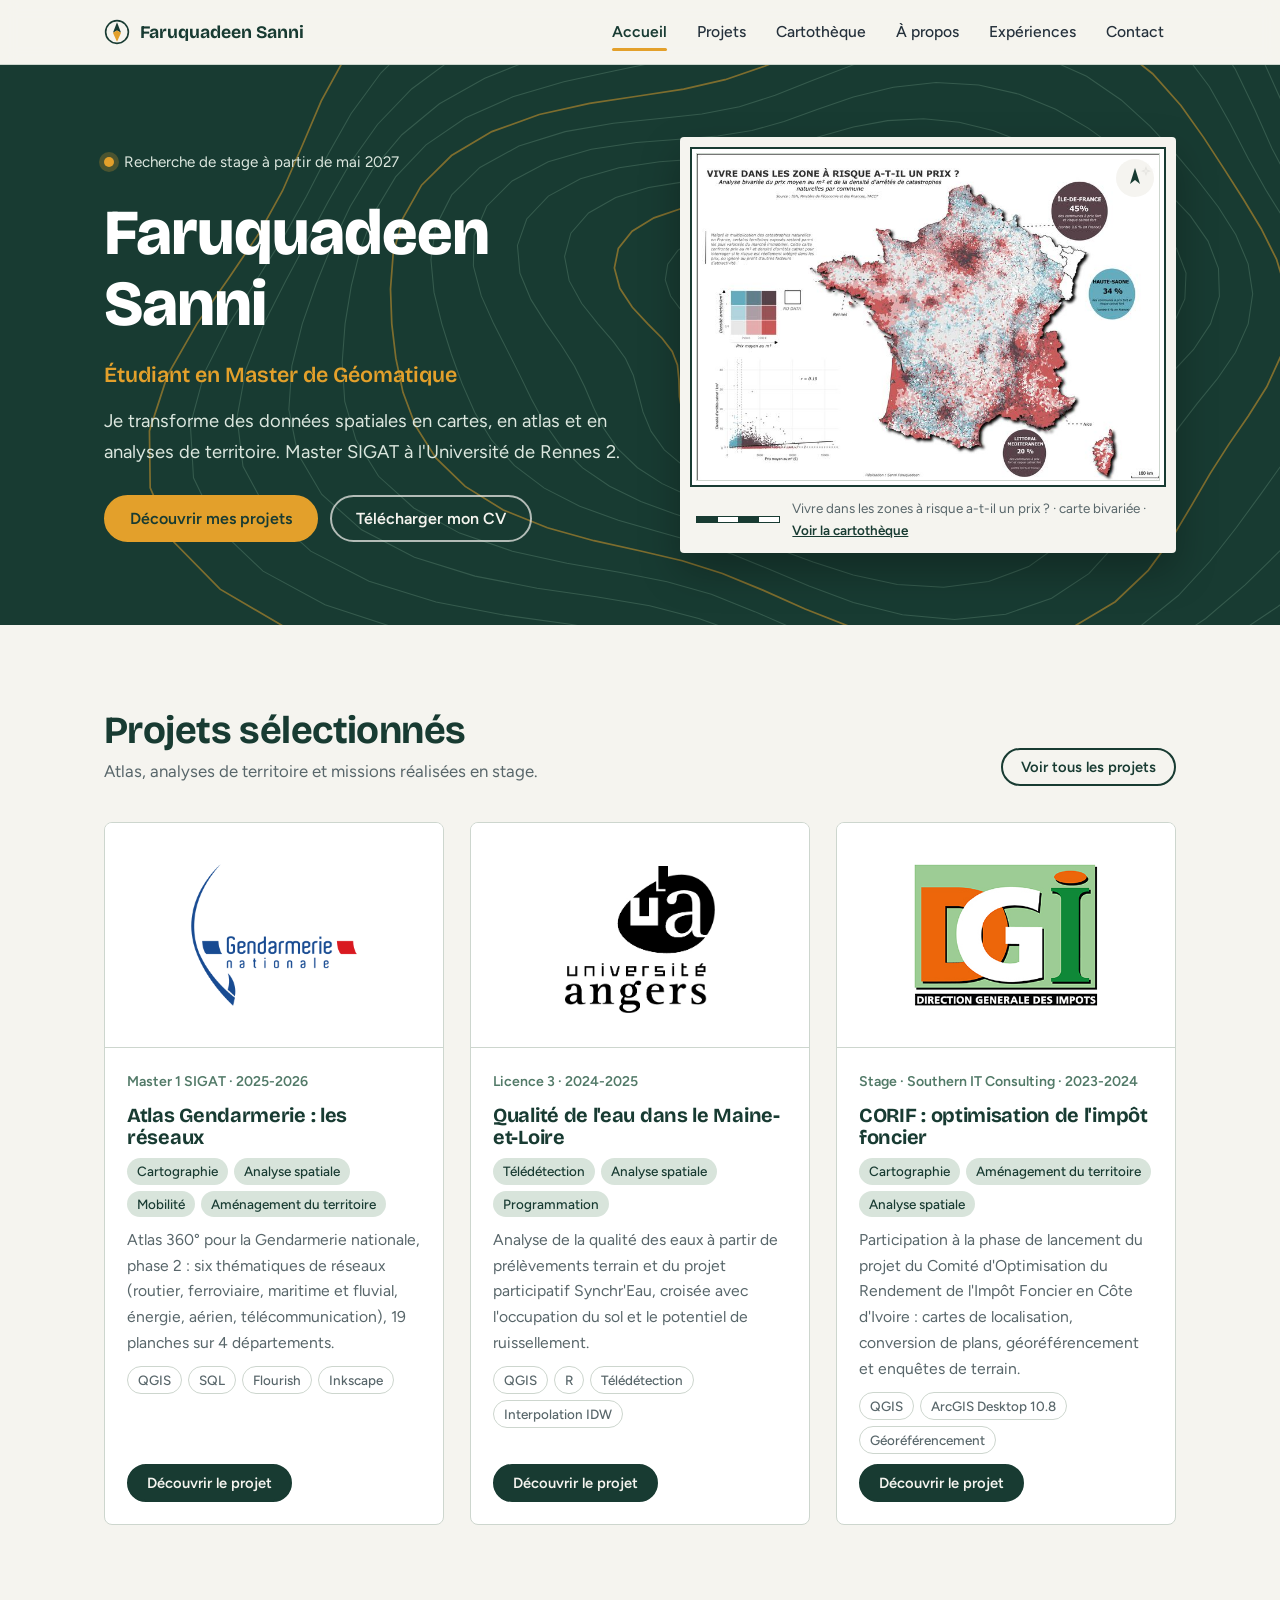
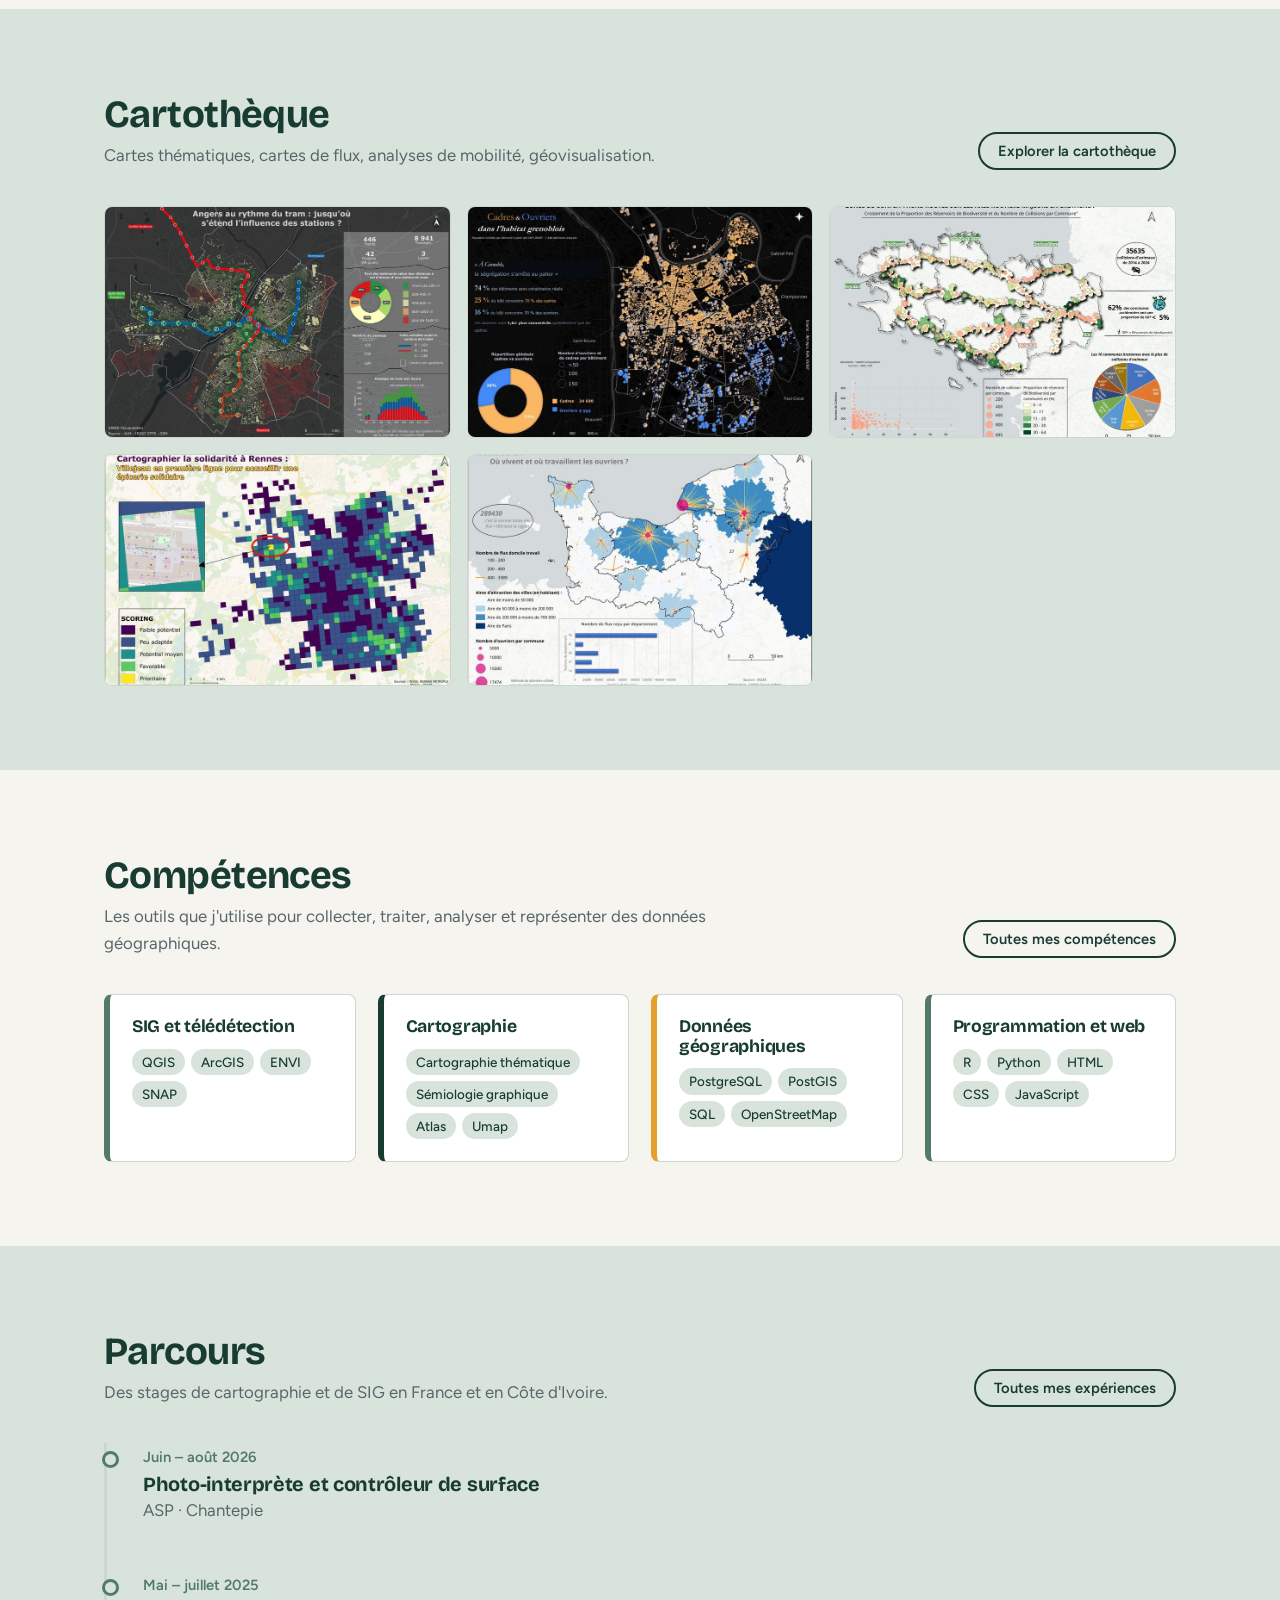
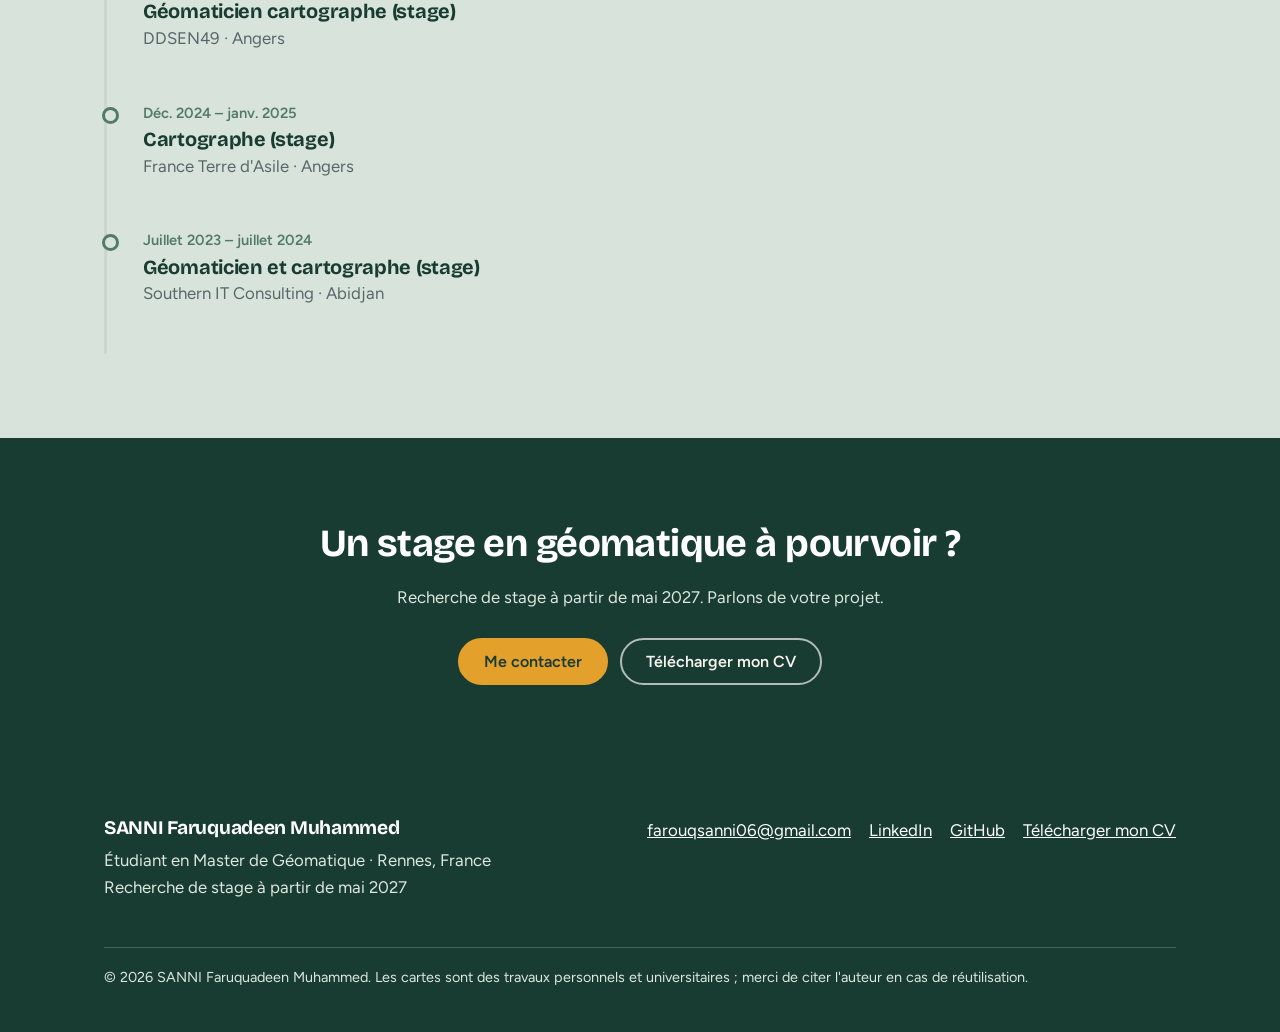
<file: index.html>
<!DOCTYPE html>
<html lang="fr">
<head>
<meta charset="utf-8">
<meta name="viewport" content="width=device-width, initial-scale=1">
<title> Portfolio - Faruquadeen Sanni </title>
<meta name="description" content="Portfolio de Faruquadeen Sanni, étudiant en Master de Géomatique (SIGAT, Rennes 2) : projets, cartes, SIG, télédétection et analyse spatiale. Stage à partir de mai 2027.">
<meta property="og:title" content="Faruquadeen Sanni · Étudiant en Master de Géomatique">
<meta property="og:description" content="Portfolio de Faruquadeen Sanni, étudiant en Master de Géomatique (SIGAT, Rennes 2) : projets, cartes, SIG, télédétection et analyse spatiale. Stage à partir de mai 2027.">
<meta property="og:type" content="website">
<link rel="preconnect" href="https://fonts.googleapis.com">
<link rel="preconnect" href="https://fonts.gstatic.com" crossorigin>
<link rel="stylesheet" href="https://fonts.googleapis.com/css2?family=Bricolage+Grotesque:opsz,wght@12..96,500;12..96,700;12..96,800&family=Figtree:wght@400;500;600&display=swap">
<link rel="stylesheet" href="css/style.css">
<link rel="stylesheet" href="css/responsive.css">
<link rel="stylesheet" href="css/animations.css">
</head>
<body data-page="home" data-root="">
<a class="skip" href="#contenu">Aller au contenu</a>
<header id="site-header"></header>
<main id="contenu">

<section class="hero" aria-labelledby="hero-title">
  <svg class="topo" data-seed="1"></svg>
  <div class="wrap">
    <div>
      <p class="status"><i></i><span data-site-text="availability"></span></p>
      <h1 id="hero-title">Faruquadeen Sanni</h1>
      <p class="role">Étudiant en Master de Géomatique</p>
      <p class="lead">Je transforme des données spatiales en cartes, en atlas et en analyses de territoire. Master SIGAT à l'Université de Rennes 2.</p>
      <div class="btn-row">
        <a class="btn amber" href="projects.html">Découvrir mes projets</a>
        <a class="btn light" data-site-link="cv" download>Télécharger mon CV</a>
      </div>
    </div>
    <figure class="sheet" style="margin:0">
      <div class="sheet-inner">
        <img src="assets/thumbs/risque-prix-bivariee.jpg" srcset="assets/thumbs/risque-prix-bivariee.jpg 800w, assets/maps/risque-prix-bivariee.jpg 2200w" sizes="(max-width:960px) 92vw, 520px" width="800" height="565" alt="Carte bivariée croisant le prix moyen au m² et le nombre d'arrêtés de catastrophe naturelle par commune">
      </div>
      <div class="north" aria-hidden="true"><svg viewBox="0 0 24 24"><path d="M12 2 L17 18 L12 14 L7 18 Z" fill="#183B32"/></svg></div>
      <figcaption class="sheet-foot"><span class="scalebar" aria-hidden="true"><i></i><i></i><i></i><i></i></span><span>Vivre dans les zones à risque a-t-il un prix ? · carte bivariée · <a href="cartotheque.html">Voir la cartothèque</a></span></figcaption>
    </figure>
  </div>
</section>

<section class="block" aria-labelledby="t-projets">
  <div class="wrap">
    <div class="section-head reveal">
      <div><h2 id="t-projets">Projets sélectionnés</h2><p>Atlas, analyses de territoire et missions réalisées en stage.</p></div>
      <a class="btn ghost small" href="projects.html">Voir tous les projets</a>
    </div>
    <div class="grid reveal" id="featured-grid"></div>
  </div>
</section>

<section class="block alt" aria-labelledby="t-carto">
  <div class="wrap">
    <div class="section-head reveal">
      <div><h2 id="t-carto">Cartothèque</h2><p>Cartes thématiques, cartes de flux, analyses de mobilité, géovisualisation.</p></div>
      <a class="btn ghost small" href="cartotheque.html">Explorer la cartothèque</a>
    </div>
    <div class="strip reveal" id="map-strip"></div>
  </div>
</section>

<section class="block" aria-labelledby="t-comp">
  <div class="wrap">
    <div class="section-head reveal">
      <div><h2 id="t-comp">Compétences</h2><p>Les outils que j'utilise pour collecter, traiter, analyser et représenter des données géographiques.</p></div>
      <a class="btn ghost small" href="about.html#competences">Toutes mes compétences</a>
    </div>
    <div class="skills reveal">
      <div class="skill"><h3>SIG et télédétection</h3><ul class="tags"><li>QGIS</li><li>ArcGIS</li><li>ENVI</li><li>SNAP</li></ul></div>
      <div class="skill"><h3>Cartographie</h3><ul class="tags"><li>Cartographie thématique</li><li>Sémiologie graphique</li><li>Atlas</li><li>Umap</li></ul></div>
      <div class="skill"><h3>Données géographiques</h3><ul class="tags"><li>PostgreSQL</li><li>PostGIS</li><li>SQL</li><li>OpenStreetMap</li></ul></div>
      <div class="skill"><h3>Programmation et web</h3><ul class="tags"><li>R</li><li>Python</li><li>HTML</li><li>CSS</li><li>JavaScript</li></ul></div>
    </div>
  </div>
</section>

<section class="block alt" aria-labelledby="t-parcours">
  <div class="wrap">
    <div class="section-head reveal">
      <div><h2 id="t-parcours">Parcours</h2><p>Des stages de cartographie et de SIG en France et en Côte d'Ivoire.</p></div>
      <a class="btn ghost small" href="experiences.html">Toutes mes expériences</a>
    </div>
    <ol class="timeline reveal">
      <li><time>Juin – août 2026</time><h3>Photo-interprète et contrôleur de surface</h3><div class="where">ASP · Chantepie</div></li>
      <li><time>Mai – juillet 2025</time><h3>Géomaticien cartographe (stage)</h3><div class="where">DDSEN49 · Angers</div></li>
      <li><time>Déc. 2024 – janv. 2025</time><h3>Cartographe (stage)</h3><div class="where">France Terre d'Asile · Angers</div></li>
      <li><time>Juillet 2023 – juillet 2024</time><h3>Géomaticien et cartographe (stage)</h3><div class="where">Southern IT Consulting · Abidjan</div></li>
    </ol>
  </div>
</section>

<section class="block" style="background:var(--green-900);color:var(--paper)" aria-labelledby="t-contact">
  <div class="wrap" style="text-align:center">
    <h2 id="t-contact" style="color:#fff">Un stage en géomatique à pourvoir ?</h2>
    <p style="color:#DCE7DF;margin-bottom:26px"><span data-site-text="availability"></span>. Parlons de votre projet.</p>
    <div class="btn-row" style="justify-content:center"><a class="btn amber" href="contact.html">Me contacter</a><a class="btn light" data-site-link="cv" download>Télécharger mon CV</a></div>
  </div>
</section>

</main>
<footer id="site-footer"></footer>
<script src="js/config.js"></script>
<script src="js/data.js"></script>
<script src="js/main.js"></script>
<script src="js/projects.js"></script>
<script src="js/cartotheque.js"></script>
</body>
</html>
</file>
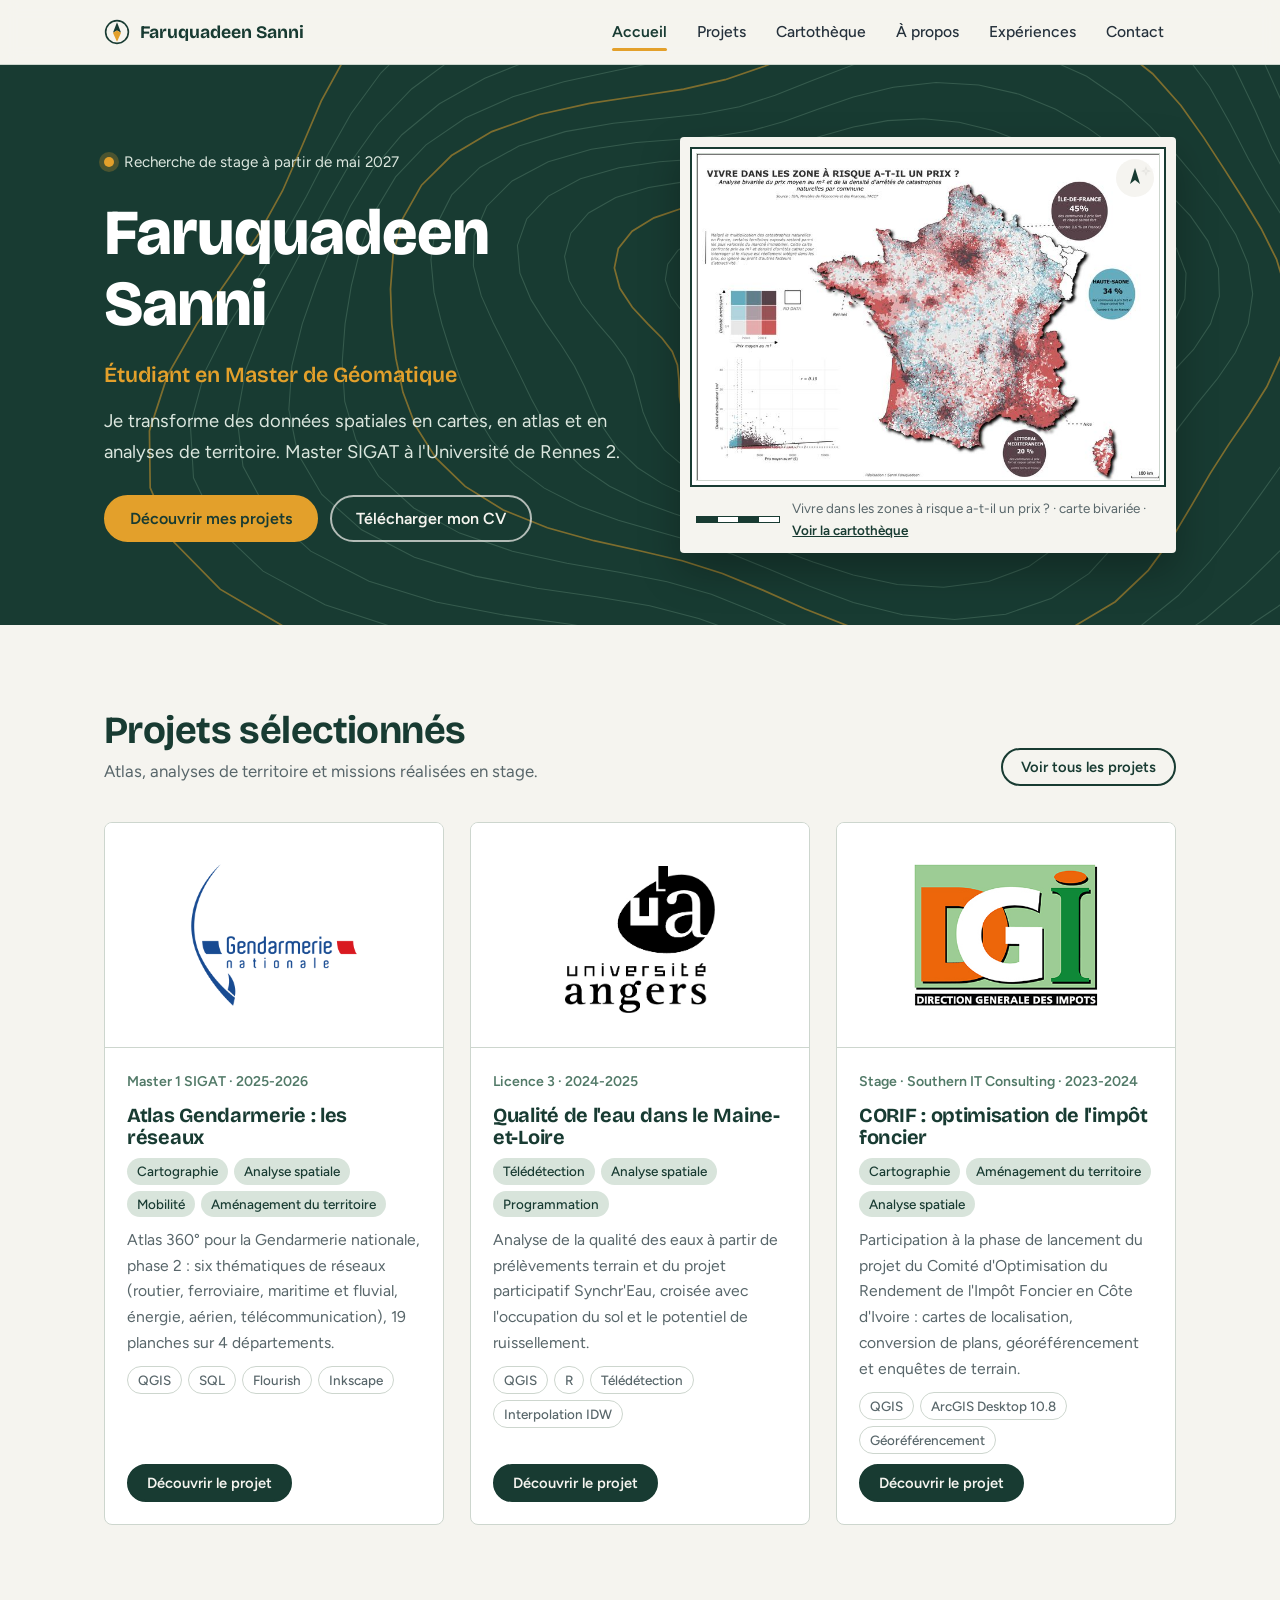
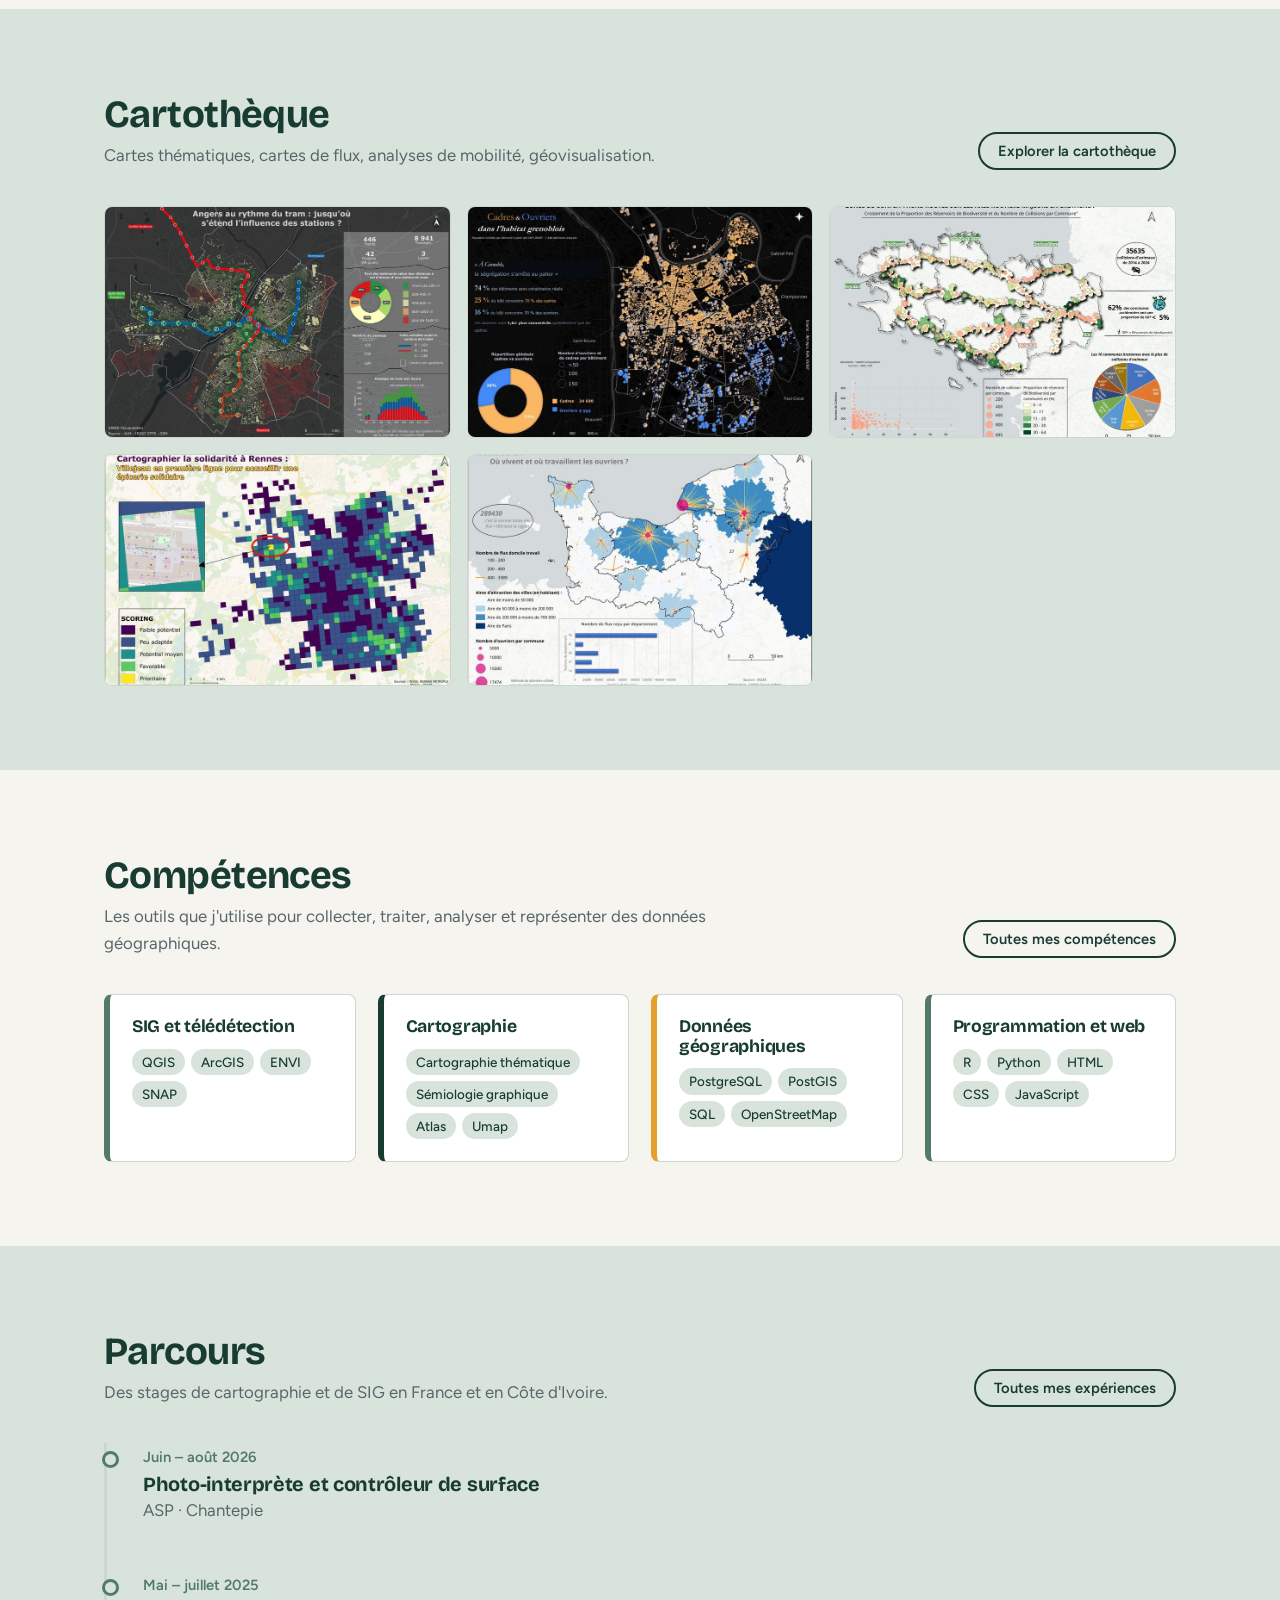
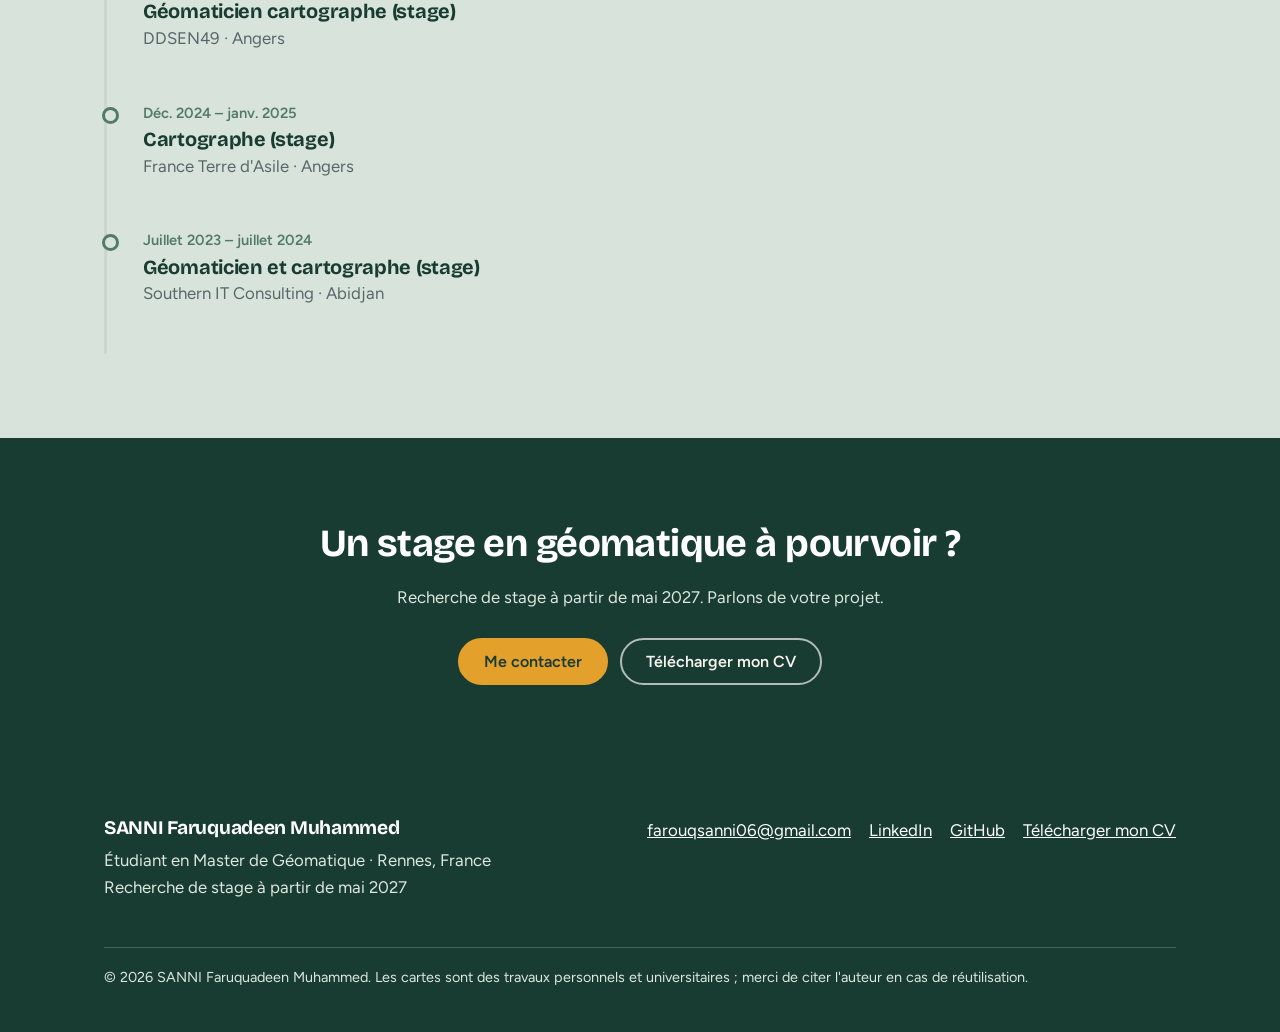
<file: site/index.html>
<!DOCTYPE html>
<html lang="fr">
<head>
<meta charset="utf-8">
<meta name="viewport" content="width=device-width, initial-scale=1">
<title>Faruquadeen Sanni · Étudiant en Master de Géomatique</title>
<meta name="description" content="Portfolio de Faruquadeen Sanni, étudiant en Master de Géomatique (SIGAT, Rennes 2) : projets, cartes, SIG, télédétection et analyse spatiale. Stage à partir de mai 2027.">
<meta property="og:title" content="Faruquadeen Sanni · Étudiant en Master de Géomatique">
<meta property="og:description" content="Portfolio de Faruquadeen Sanni, étudiant en Master de Géomatique (SIGAT, Rennes 2) : projets, cartes, SIG, télédétection et analyse spatiale. Stage à partir de mai 2027.">
<meta property="og:type" content="website">
<link rel="preconnect" href="https://fonts.googleapis.com">
<link rel="preconnect" href="https://fonts.gstatic.com" crossorigin>
<link rel="stylesheet" href="https://fonts.googleapis.com/css2?family=Bricolage+Grotesque:opsz,wght@12..96,500;12..96,700;12..96,800&family=Figtree:wght@400;500;600&display=swap">
<link rel="stylesheet" href="css/style.css">
<link rel="stylesheet" href="css/responsive.css">
<link rel="stylesheet" href="css/animations.css">
</head>
<body data-page="home" data-root="">
<a class="skip" href="#contenu">Aller au contenu</a>
<header id="site-header"></header>
<main id="contenu">

<section class="hero" aria-labelledby="hero-title">
  <svg class="topo" data-seed="1"></svg>
  <div class="wrap">
    <div>
      <p class="status"><i></i><span data-site-text="availability"></span></p>
      <h1 id="hero-title">Faruquadeen Sanni</h1>
      <p class="role">Étudiant en Master de Géomatique</p>
      <p class="lead">Je transforme des données spatiales en cartes, en atlas et en analyses de territoire. Master SIGAT à l'Université de Rennes 2.</p>
      <div class="btn-row">
        <a class="btn amber" href="projects.html">Découvrir mes projets</a>
        <a class="btn light" data-site-link="cv" download>Télécharger mon CV</a>
      </div>
    </div>
    <figure class="sheet" style="margin:0">
      <div class="sheet-inner">
        <img src="assets/thumbs/risque-prix-bivariee.jpg" srcset="assets/thumbs/risque-prix-bivariee.jpg 800w, assets/maps/risque-prix-bivariee.jpg 2200w" sizes="(max-width:960px) 92vw, 520px" width="800" height="565" alt="Carte bivariée croisant le prix moyen au m² et le nombre d'arrêtés de catastrophe naturelle par commune">
      </div>
      <div class="north" aria-hidden="true"><svg viewBox="0 0 24 24"><path d="M12 2 L17 18 L12 14 L7 18 Z" fill="#183B32"/></svg></div>
      <figcaption class="sheet-foot"><span class="scalebar" aria-hidden="true"><i></i><i></i><i></i><i></i></span><span>Vivre dans les zones à risque a-t-il un prix ? · carte bivariée · <a href="cartotheque.html">Voir la cartothèque</a></span></figcaption>
    </figure>
  </div>
</section>

<section class="block" aria-labelledby="t-projets">
  <div class="wrap">
    <div class="section-head reveal">
      <div><h2 id="t-projets">Projets sélectionnés</h2><p>Atlas, analyses de territoire et missions réalisées en stage.</p></div>
      <a class="btn ghost small" href="projects.html">Voir tous les projets</a>
    </div>
    <div class="grid reveal" id="featured-grid"></div>
  </div>
</section>

<section class="block alt" aria-labelledby="t-carto">
  <div class="wrap">
    <div class="section-head reveal">
      <div><h2 id="t-carto">Cartothèque</h2><p>Cartes thématiques, cartes de flux, analyses de mobilité, géovisualisation.</p></div>
      <a class="btn ghost small" href="cartotheque.html">Explorer la cartothèque</a>
    </div>
    <div class="strip reveal" id="map-strip"></div>
  </div>
</section>

<section class="block" aria-labelledby="t-comp">
  <div class="wrap">
    <div class="section-head reveal">
      <div><h2 id="t-comp">Compétences</h2><p>Les outils que j'utilise pour collecter, traiter, analyser et représenter des données géographiques.</p></div>
      <a class="btn ghost small" href="about.html#competences">Toutes mes compétences</a>
    </div>
    <div class="skills reveal">
      <div class="skill"><h3>SIG et télédétection</h3><ul class="tags"><li>QGIS</li><li>ArcGIS</li><li>ENVI</li><li>SNAP</li></ul></div>
      <div class="skill"><h3>Cartographie</h3><ul class="tags"><li>Cartographie thématique</li><li>Sémiologie graphique</li><li>Atlas</li><li>Umap</li></ul></div>
      <div class="skill"><h3>Données géographiques</h3><ul class="tags"><li>PostgreSQL</li><li>PostGIS</li><li>SQL</li><li>OpenStreetMap</li></ul></div>
      <div class="skill"><h3>Programmation et web</h3><ul class="tags"><li>R</li><li>Python</li><li>HTML</li><li>CSS</li><li>JavaScript</li></ul></div>
    </div>
  </div>
</section>

<section class="block alt" aria-labelledby="t-parcours">
  <div class="wrap">
    <div class="section-head reveal">
      <div><h2 id="t-parcours">Parcours</h2><p>Des stages de cartographie et de SIG en France et en Côte d'Ivoire.</p></div>
      <a class="btn ghost small" href="experiences.html">Toutes mes expériences</a>
    </div>
    <ol class="timeline reveal">
      <li><time>Juin – août 2026</time><h3>Photo-interprète et contrôleur de surface</h3><div class="where">ASP · Chantepie</div></li>
      <li><time>Mai – juillet 2025</time><h3>Géomaticien cartographe (stage)</h3><div class="where">DDSEN49 · Angers</div></li>
      <li><time>Déc. 2024 – janv. 2025</time><h3>Cartographe (stage)</h3><div class="where">France Terre d'Asile · Angers</div></li>
      <li><time>Juillet 2023 – juillet 2024</time><h3>Géomaticien et cartographe (stage)</h3><div class="where">Southern IT Consulting · Abidjan</div></li>
    </ol>
  </div>
</section>

<section class="block" style="background:var(--green-900);color:var(--paper)" aria-labelledby="t-contact">
  <div class="wrap" style="text-align:center">
    <h2 id="t-contact" style="color:#fff">Un stage en géomatique à pourvoir ?</h2>
    <p style="color:#DCE7DF;margin-bottom:26px"><span data-site-text="availability"></span>. Parlons de votre projet.</p>
    <div class="btn-row" style="justify-content:center"><a class="btn amber" href="contact.html">Me contacter</a><a class="btn light" data-site-link="cv" download>Télécharger mon CV</a></div>
  </div>
</section>

</main>
<footer id="site-footer"></footer>
<script src="js/config.js"></script>
<script src="js/data.js"></script>
<script src="js/main.js"></script>
<script src="js/projects.js"></script>
<script src="js/cartotheque.js"></script>
</body>
</html>
</file>
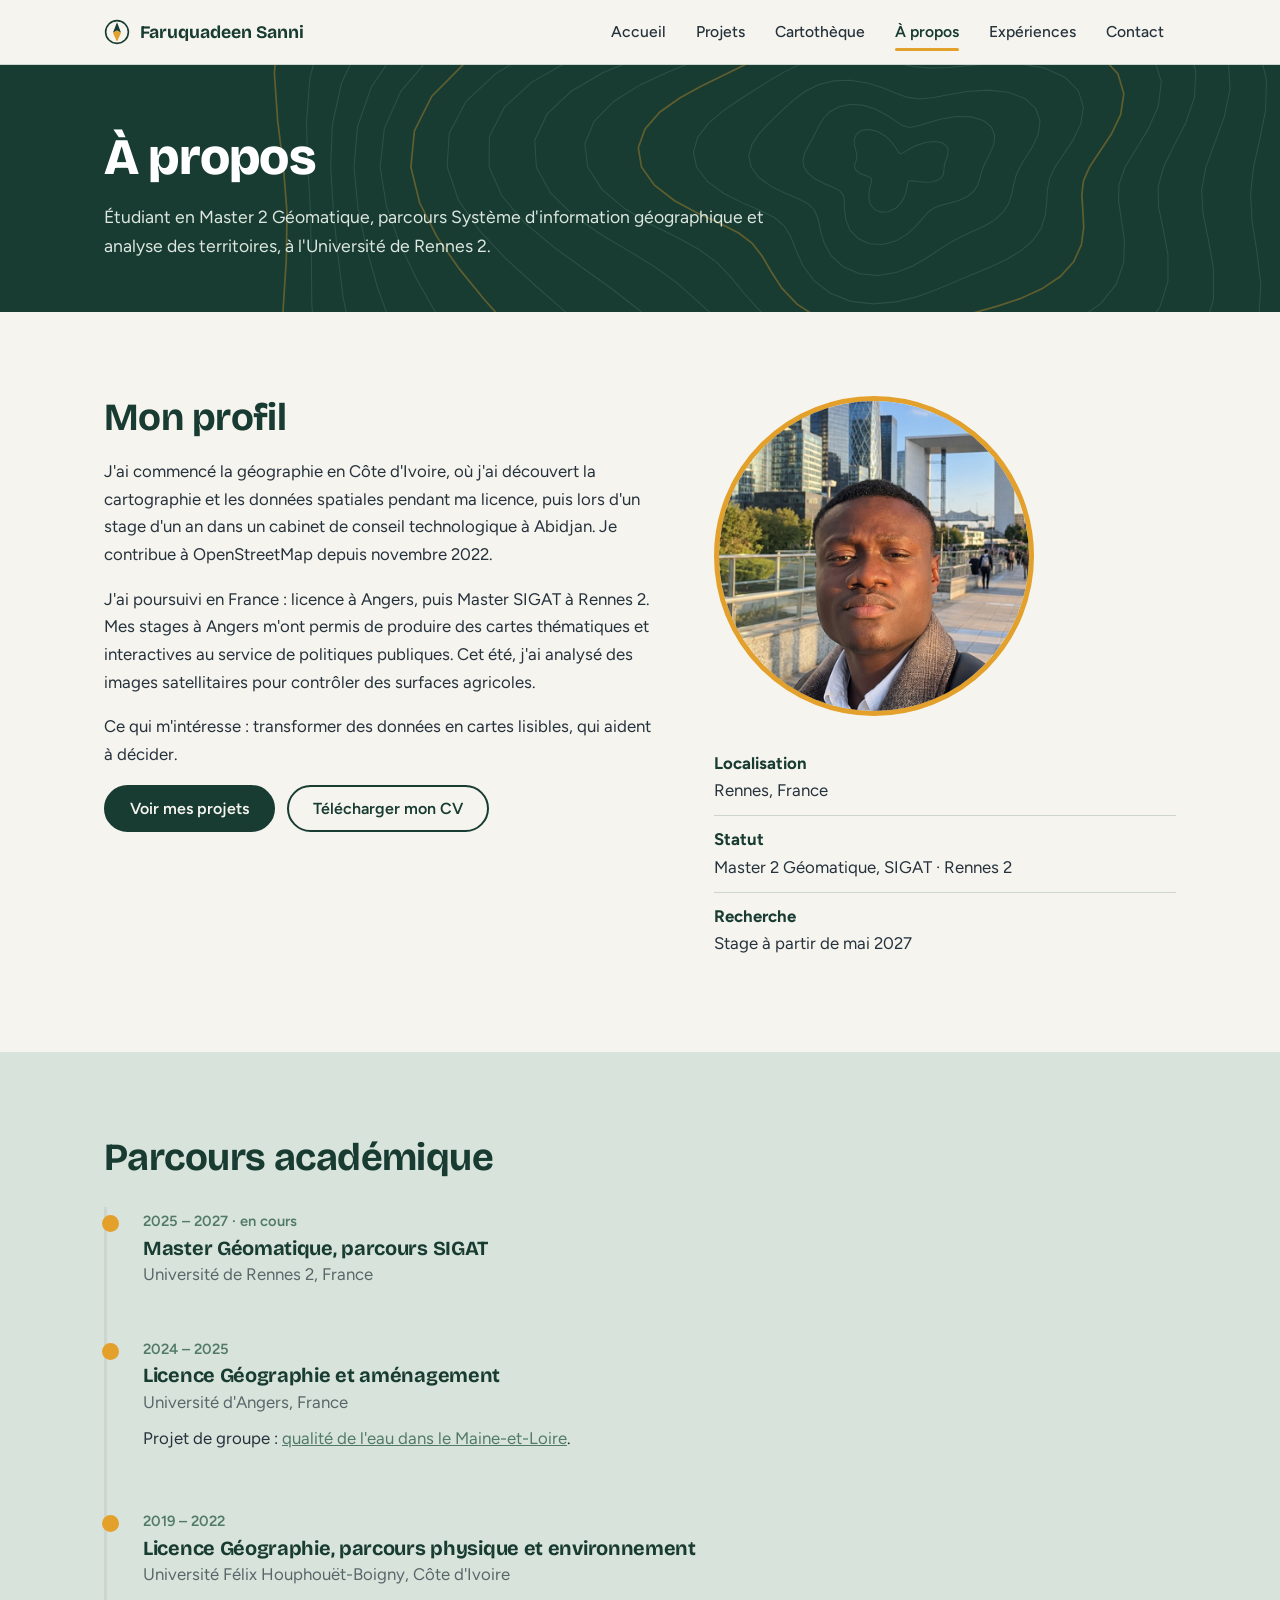
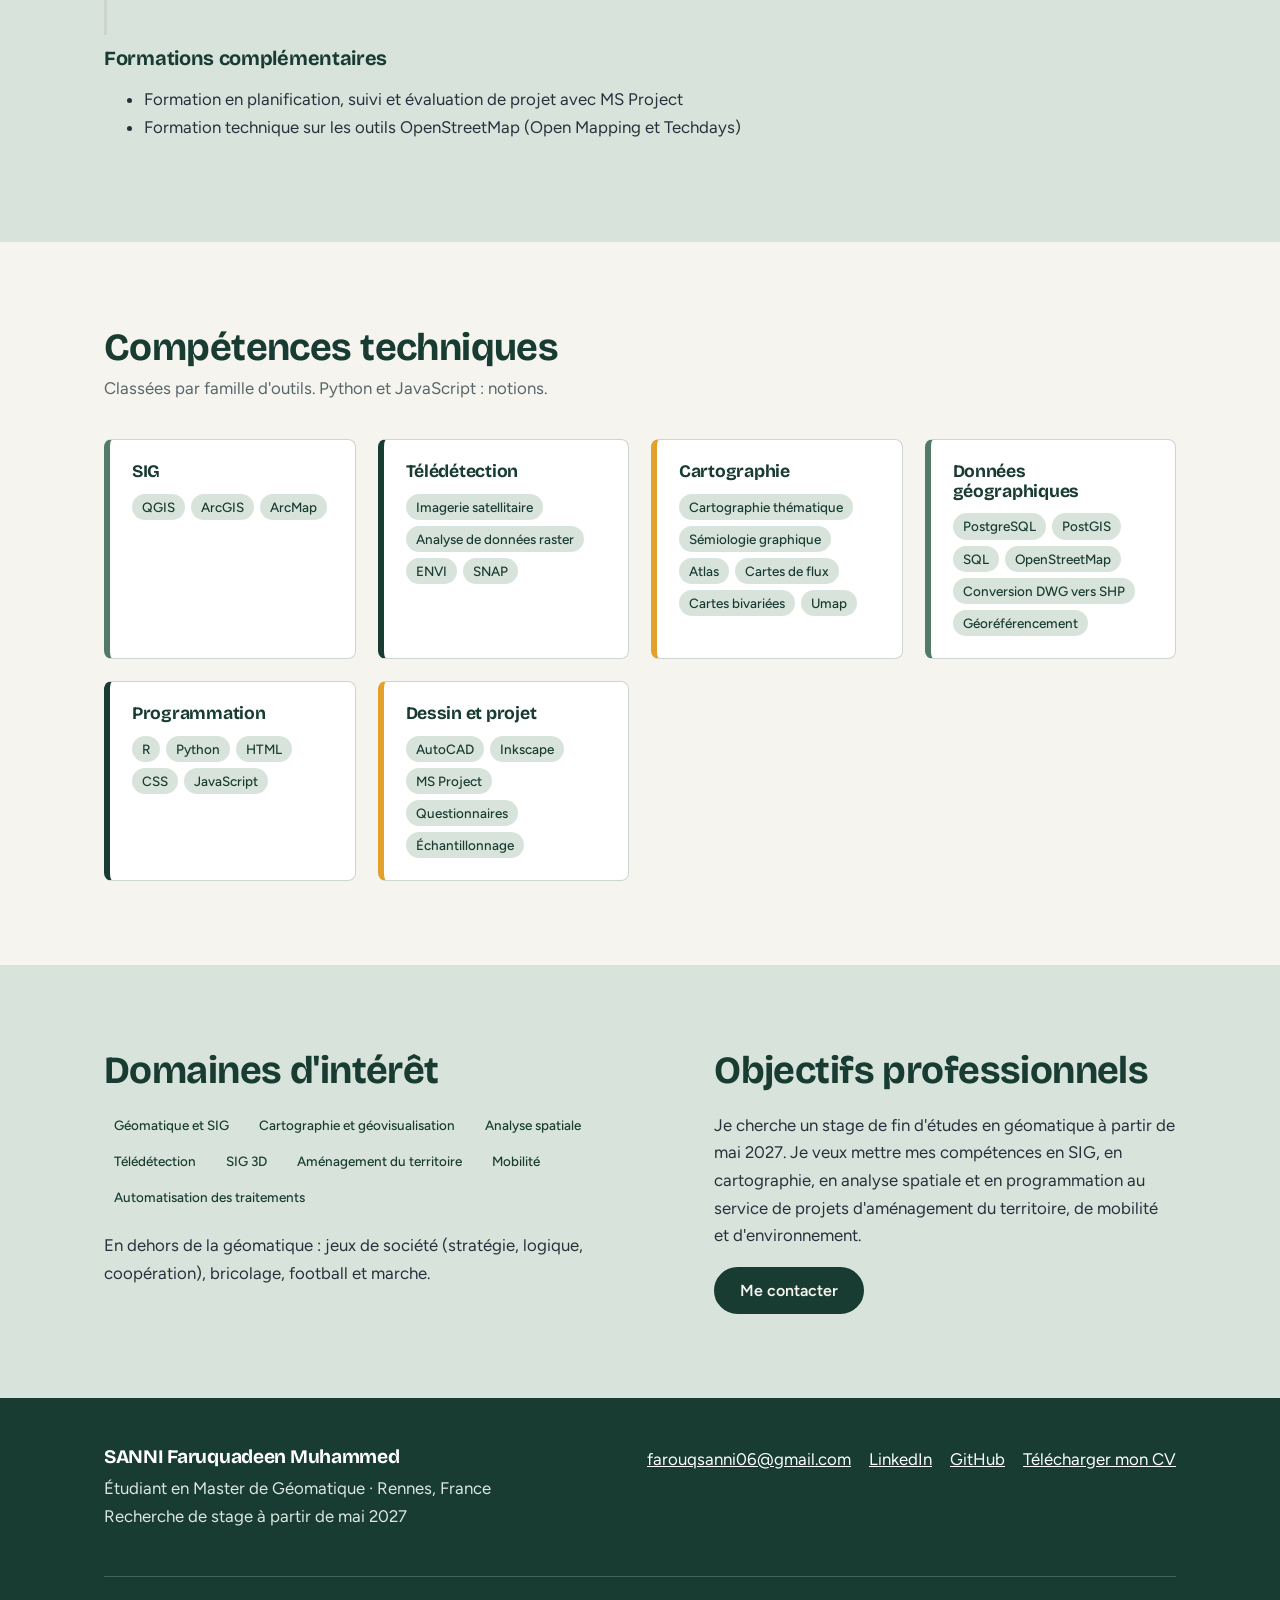
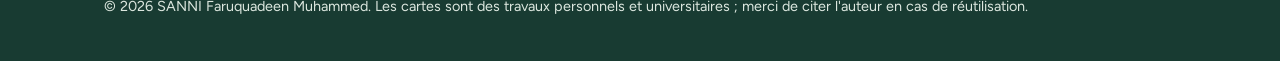
<file: about.html>
<!DOCTYPE html>
<html lang="fr">
<head>
<meta charset="utf-8">
<meta name="viewport" content="width=device-width, initial-scale=1">
<title>À propos · Faruquadeen Sanni</title>
<meta name="description" content="Parcours, formations et compétences de Faruquadeen Sanni, étudiant en Master 2 Géomatique (SIGAT) à l'Université de Rennes 2.">
<meta property="og:title" content="À propos · Faruquadeen Sanni">
<meta property="og:description" content="Parcours, formations et compétences de Faruquadeen Sanni, étudiant en Master 2 Géomatique (SIGAT) à l'Université de Rennes 2.">
<meta property="og:type" content="website">
<link rel="preconnect" href="https://fonts.googleapis.com">
<link rel="preconnect" href="https://fonts.gstatic.com" crossorigin>
<link rel="stylesheet" href="https://fonts.googleapis.com/css2?family=Bricolage+Grotesque:opsz,wght@12..96,500;12..96,700;12..96,800&family=Figtree:wght@400;500;600&display=swap">
<link rel="stylesheet" href="css/style.css">
<link rel="stylesheet" href="css/responsive.css">
<link rel="stylesheet" href="css/animations.css">
</head>
<body data-page="about" data-root="">
<a class="skip" href="#contenu">Aller au contenu</a>
<header id="site-header"></header>
<main id="contenu">
<div class="page-title"><svg class="topo" data-seed="2"></svg><div class="wrap"><h1>À propos</h1><p>Étudiant en Master 2 Géomatique, parcours Système d'information géographique et analyse des territoires, à l'Université de Rennes 2.</p></div></div>
<section class="block">
  <div class="wrap two">
    <div class="reveal">
      <h2>Mon profil</h2>
      <p>J'ai commencé la géographie en Côte d'Ivoire, où j'ai découvert la cartographie et les données spatiales pendant ma licence, puis lors d'un stage d'un an dans un cabinet de conseil technologique à Abidjan. Je contribue à OpenStreetMap depuis novembre 2022.</p>
      <p>J'ai poursuivi en France : licence à Angers, puis Master SIGAT à Rennes 2. Mes stages à Angers m'ont permis de produire des cartes thématiques et interactives au service de politiques publiques. Cet été, j'ai analysé des images satellitaires pour contrôler des surfaces agricoles.</p>
      <p>Ce qui m'intéresse : transformer des données en cartes lisibles, qui aident à décider.</p>
      <div class="btn-row"><a class="btn" href="projects.html">Voir mes projets</a><a class="btn ghost" data-site-link="cv" download>Télécharger mon CV</a></div>
    </div>
    <div class="reveal d1">
      <div class="portrait" aria-label="Photo de profil"><img src="assets/images/photo.jpg" alt="Portrait de Faruquadeen Sanni" onerror="this.remove()">FS</div>
      <ul class="facts" style="margin-top:24px">
        <li><b>Localisation</b><br><span data-site-text="city"></span></li>
        <li><b>Statut</b><br>Master 2 Géomatique, SIGAT · Rennes 2</li>
        <li><b>Recherche</b><br>Stage à partir de mai 2027</li>
      </ul>
    </div>
  </div>
</section>

<section class="block alt" aria-labelledby="t-formations">
  <div class="wrap">
    <h2 id="t-formations" class="reveal">Parcours académique</h2>
    <ol class="timeline reveal" style="margin-top:28px">
      <li class="study"><time>2025 – 2027 · en cours</time><h3>Master Géomatique, parcours SIGAT</h3><div class="where">Université de Rennes 2, France</div></li>
      <li class="study"><time>2024 – 2025</time><h3>Licence Géographie et aménagement</h3><div class="where">Université d'Angers, France</div><p>Projet de groupe : <a href="projects/qualite-eau-maine-et-loire.html">qualité de l'eau dans le Maine-et-Loire</a>.</p></li>
      <li class="study"><time>2019 – 2022</time><h3>Licence Géographie, parcours physique et environnement</h3><div class="where">Université Félix Houphouët-Boigny, Côte d'Ivoire</div></li>
    </ol>
    <h3 style="margin-top:12px">Formations complémentaires</h3>
    <ul>
      <li>Formation en planification, suivi et évaluation de projet avec MS Project</li>
      <li>Formation technique sur les outils OpenStreetMap (Open Mapping et Techdays)</li>
    </ul>
  </div>
</section>

<section class="block" id="competences" aria-labelledby="t-tech">
  <div class="wrap">
    <div class="section-head reveal"><div><h2 id="t-tech">Compétences techniques</h2><p>Classées par famille d'outils. Python et JavaScript : notions.</p></div></div>
    <div class="skills reveal">
      <div class="skill"><h3>SIG</h3><ul class="tags"><li>QGIS</li><li>ArcGIS</li><li>ArcMap</li></ul></div>
      <div class="skill"><h3>Télédétection</h3><ul class="tags"><li>Imagerie satellitaire</li><li>Analyse de données raster</li><li>ENVI</li><li>SNAP</li></ul></div>
      <div class="skill"><h3>Cartographie</h3><ul class="tags"><li>Cartographie thématique</li><li>Sémiologie graphique</li><li>Atlas</li><li>Cartes de flux</li><li>Cartes bivariées</li><li>Umap</li></ul></div>
      <div class="skill"><h3>Données géographiques</h3><ul class="tags"><li>PostgreSQL</li><li>PostGIS</li><li>SQL</li><li>OpenStreetMap</li><li>Conversion DWG vers SHP</li><li>Géoréférencement</li></ul></div>
      <div class="skill"><h3>Programmation</h3><ul class="tags"><li>R</li><li>Python</li><li>HTML</li><li>CSS</li><li>JavaScript</li></ul></div>
      <div class="skill"><h3>Dessin et projet</h3><ul class="tags"><li>AutoCAD</li><li>Inkscape</li><li>MS Project</li><li>Questionnaires</li><li>Échantillonnage</li></ul></div>
    </div>
  </div>
</section>

<section class="block alt" aria-labelledby="t-int">
  <div class="wrap two">
    <div class="reveal">
      <h2 id="t-int">Domaines d'intérêt</h2>
      <ul class="tags" style="gap:10px">
        <li>Géomatique et SIG</li><li>Cartographie et géovisualisation</li><li>Analyse spatiale</li><li>Télédétection</li><li>SIG 3D</li><li>Aménagement du territoire</li><li>Mobilité</li><li>Automatisation des traitements</li>
      </ul>
      <p style="margin-top:22px">En dehors de la géomatique : jeux de société (stratégie, logique, coopération), bricolage, football et marche.</p>
    </div>
    <div class="reveal d1">
      <h2>Objectifs professionnels</h2>
      <p>Je cherche un stage de fin d'études en géomatique à partir de mai 2027. Je veux mettre mes compétences en SIG, en cartographie, en analyse spatiale et en programmation au service de projets d'aménagement du territoire, de mobilité et d'environnement.</p>
      <a class="btn" href="contact.html">Me contacter</a>
    </div>
  </div>
</section>

</main>
<footer id="site-footer"></footer>
<script src="js/config.js"></script>
<script src="js/data.js"></script>
<script src="js/main.js"></script>
</body>
</html>
</file>
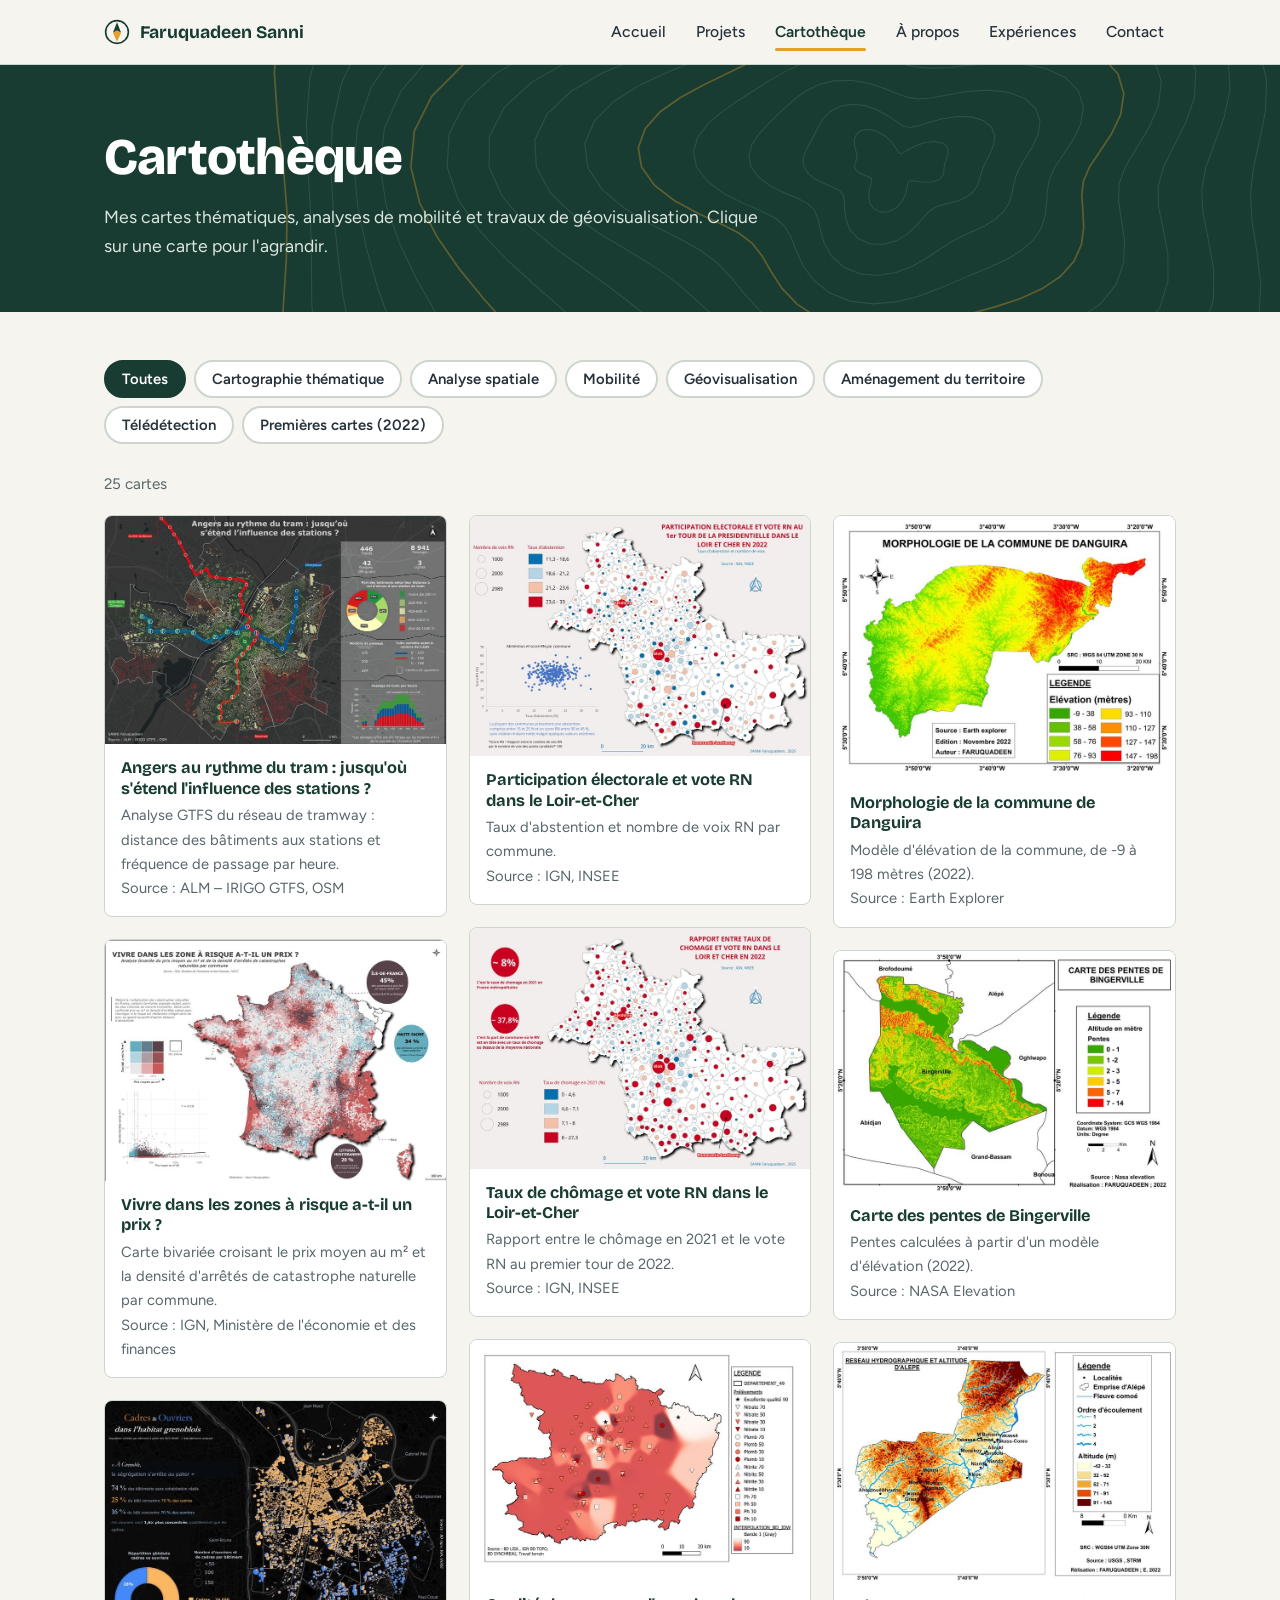
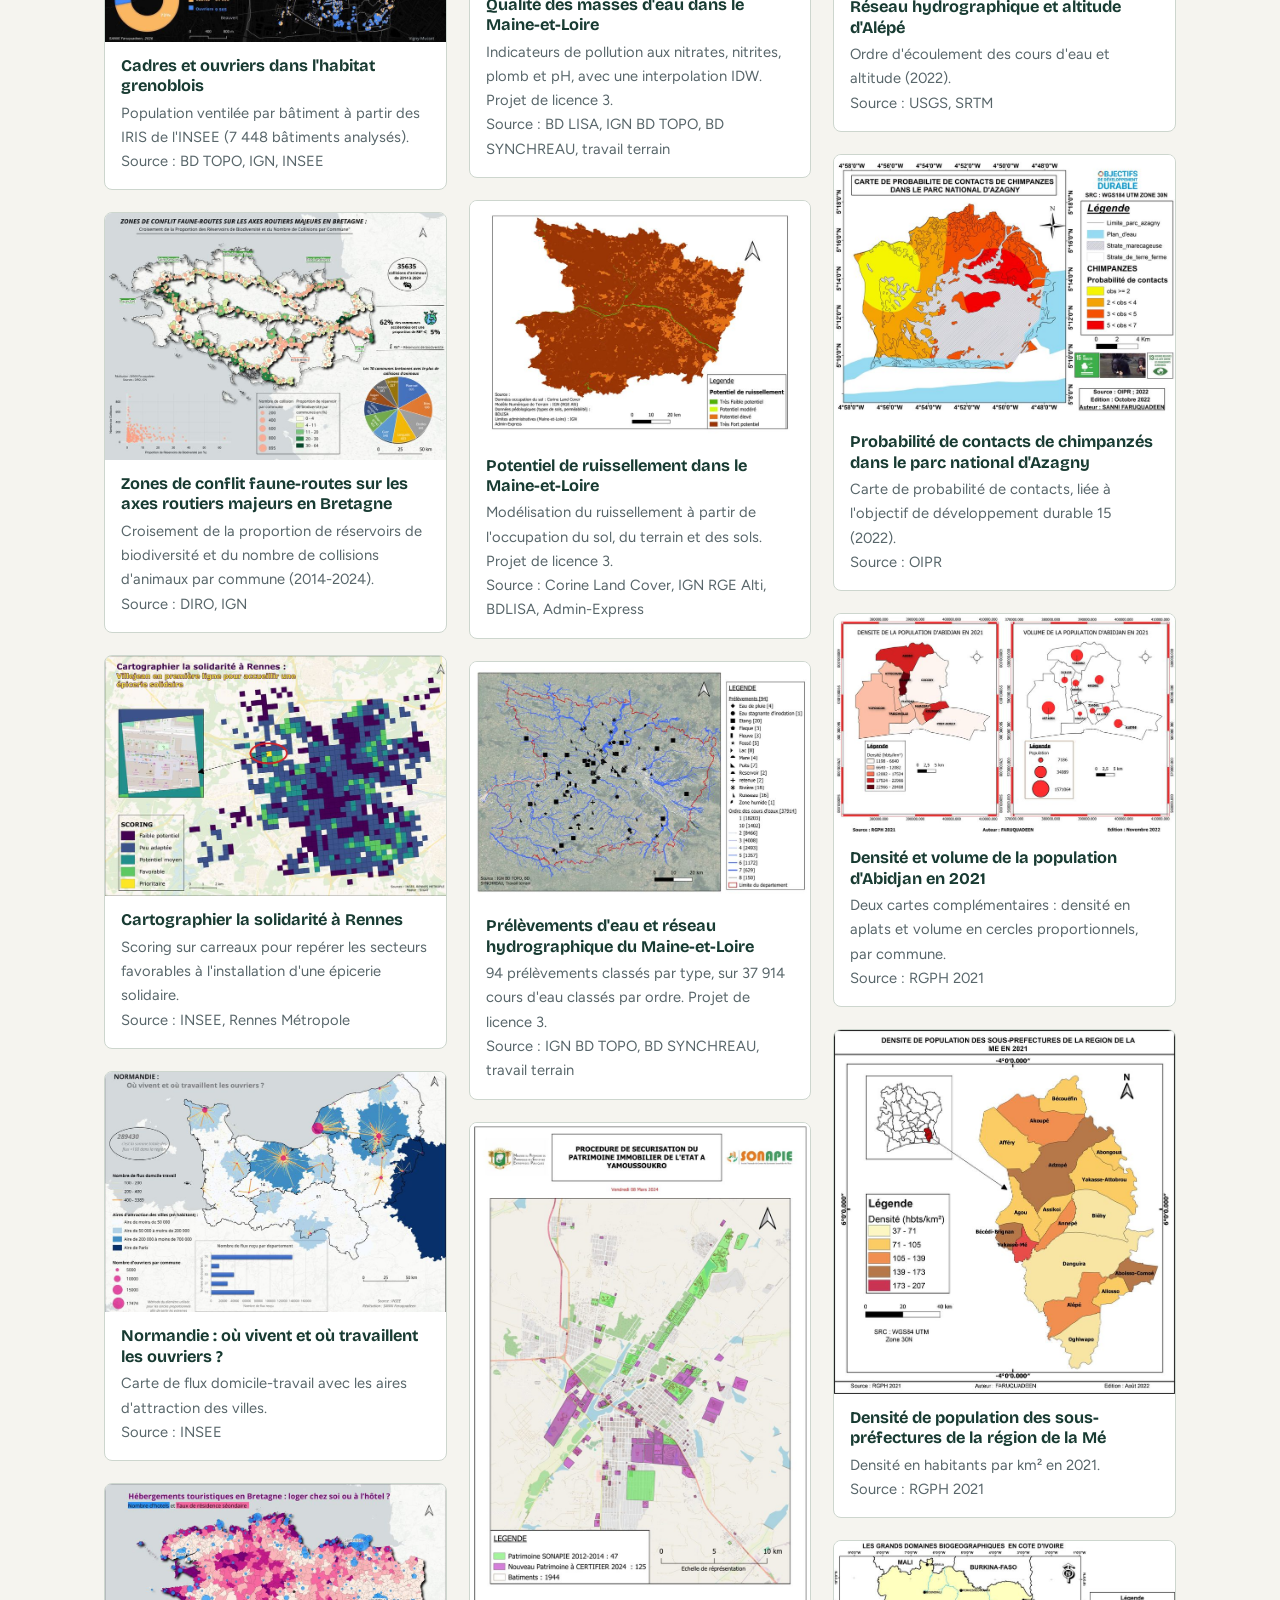
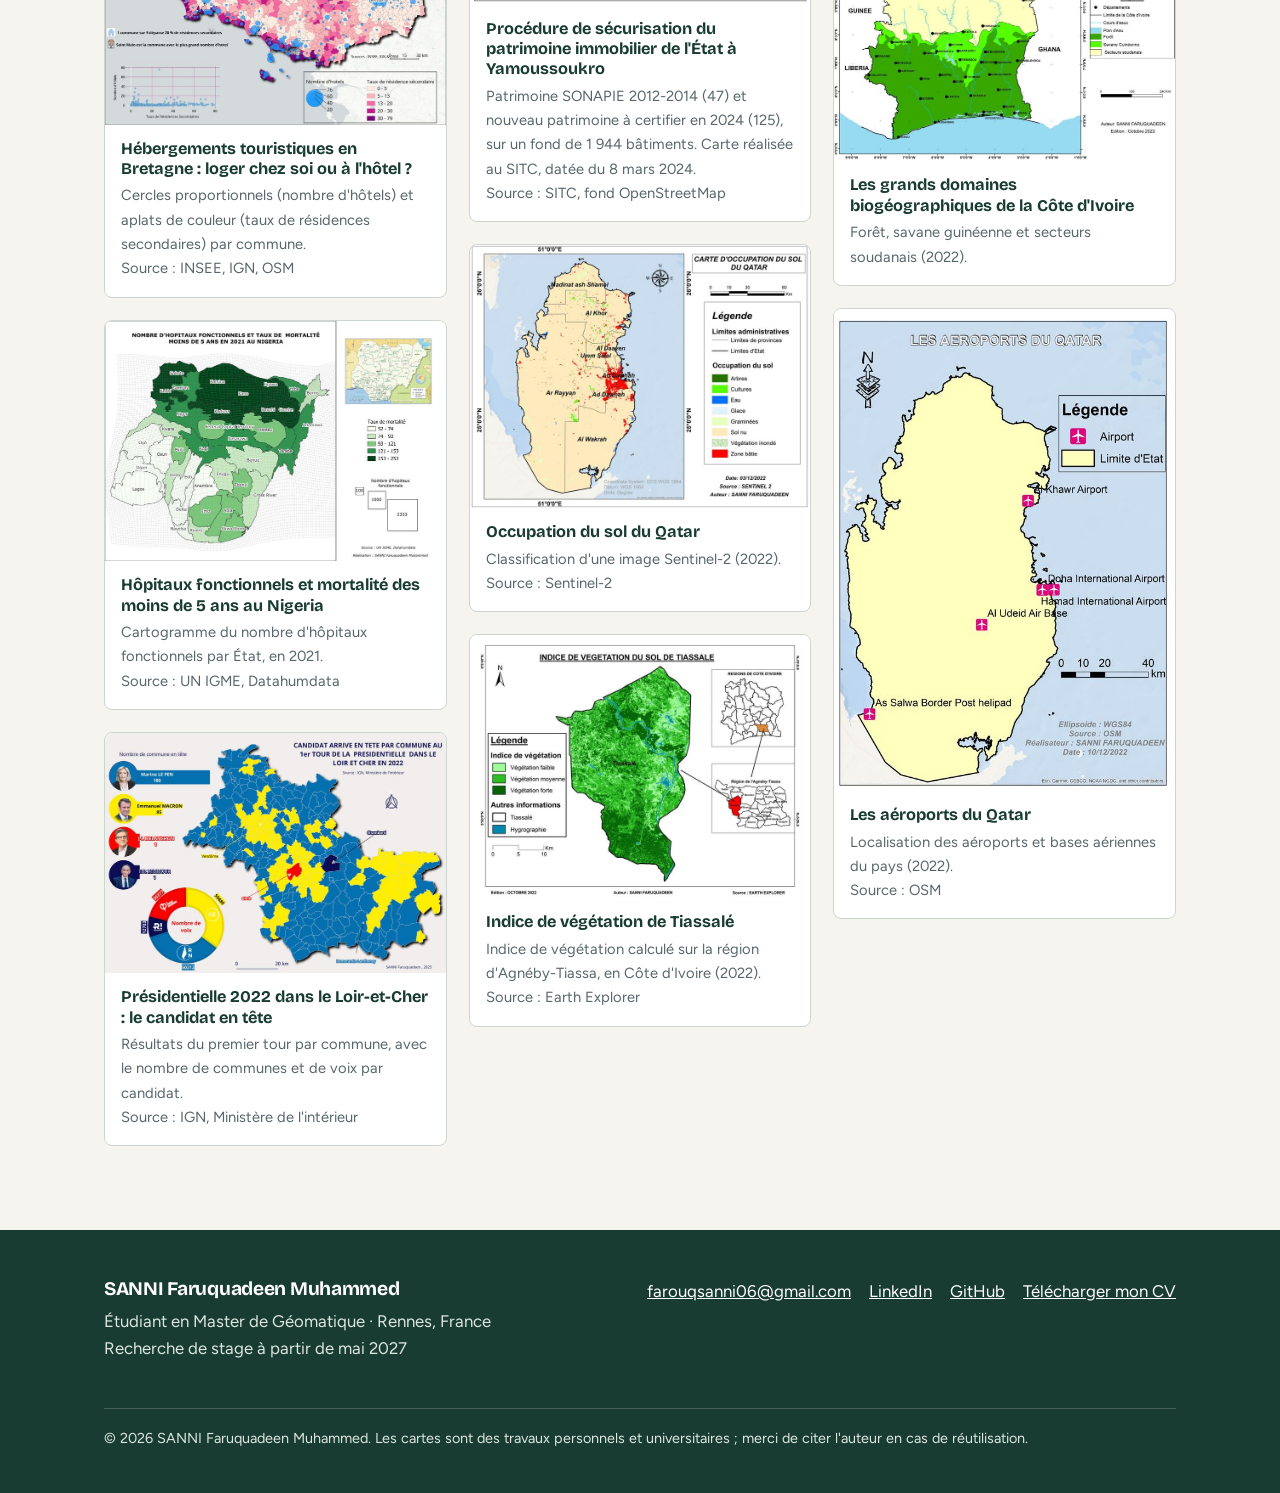
<file: cartotheque.html>
<!DOCTYPE html>
<html lang="fr">
<head>
<meta charset="utf-8">
<meta name="viewport" content="width=device-width, initial-scale=1">
<title>Cartothèque · Faruquadeen Sanni</title>
<meta name="description" content="Cartes thématiques, cartes de flux, analyses GTFS, cartes bivariées et premiers travaux de télédétection de Faruquadeen Sanni.">
<meta property="og:title" content="Cartothèque · Faruquadeen Sanni">
<meta property="og:description" content="Cartes thématiques, cartes de flux, analyses GTFS, cartes bivariées et premiers travaux de télédétection de Faruquadeen Sanni.">
<meta property="og:type" content="website">
<link rel="preconnect" href="https://fonts.googleapis.com">
<link rel="preconnect" href="https://fonts.gstatic.com" crossorigin>
<link rel="stylesheet" href="https://fonts.googleapis.com/css2?family=Bricolage+Grotesque:opsz,wght@12..96,500;12..96,700;12..96,800&family=Figtree:wght@400;500;600&display=swap">
<link rel="stylesheet" href="css/style.css">
<link rel="stylesheet" href="css/responsive.css">
<link rel="stylesheet" href="css/animations.css">
</head>
<body data-page="cartotheque" data-root="">
<a class="skip" href="#contenu">Aller au contenu</a>
<header id="site-header"></header>
<main id="contenu">
<div class="page-title"><svg class="topo" data-seed="2"></svg><div class="wrap"><h1>Cartothèque</h1><p>Mes cartes thématiques, analyses de mobilité et travaux de géovisualisation. Clique sur une carte pour l'agrandir.</p></div></div>
<section class="block" style="padding-top:48px">
  <div class="wrap">
    <div class="toolbar"><div class="filters" id="map-filters" role="group" aria-label="Filtrer par thème"></div></div>
    <p class="count" id="map-count" aria-live="polite"></p>
    <div class="gallery" id="gallery"></div>
  </div>
</section>

</main>
<footer id="site-footer"></footer>
<script src="js/config.js"></script>
<script src="js/data.js"></script>
<script src="js/main.js"></script>
<script src="js/cartotheque.js"></script>
</body>
</html>
</file>
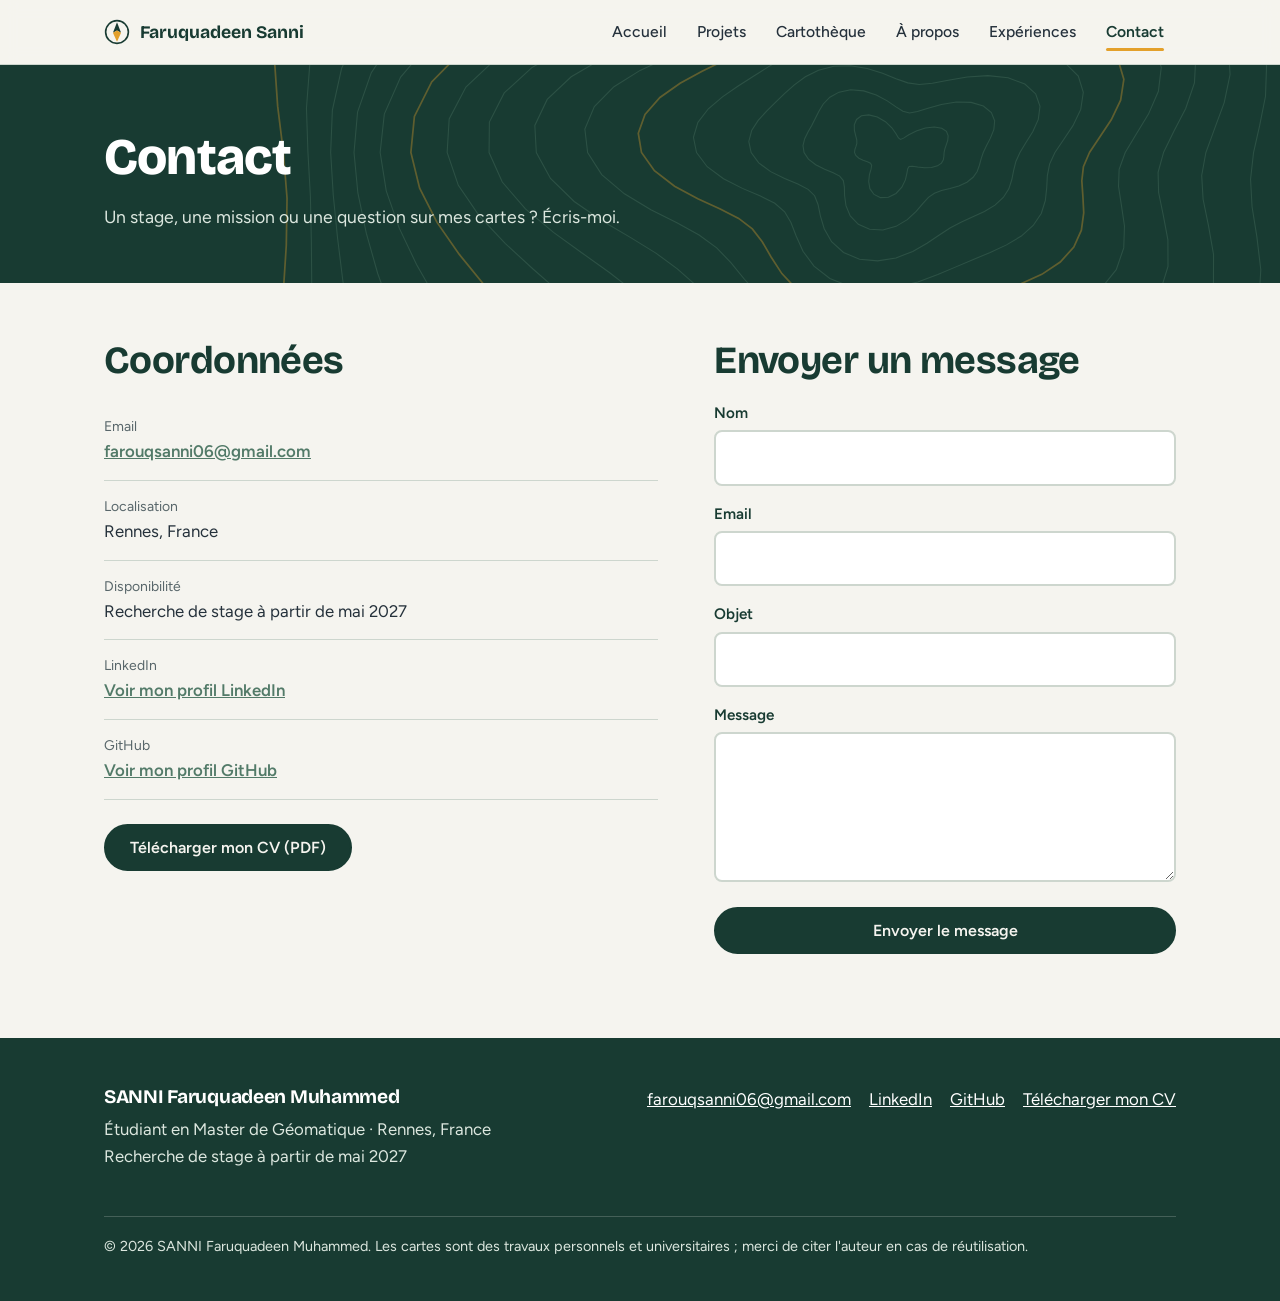
<file: contact.html>
<!DOCTYPE html>
<html lang="fr">
<head>
<meta charset="utf-8">
<meta name="viewport" content="width=device-width, initial-scale=1">
<title>Contact · Faruquadeen Sanni</title>
<meta name="description" content="Contacter Faruquadeen Sanni, étudiant en Master de Géomatique, pour un stage à partir de mai 2027.">
<meta property="og:title" content="Contact · Faruquadeen Sanni">
<meta property="og:description" content="Contacter Faruquadeen Sanni, étudiant en Master de Géomatique, pour un stage à partir de mai 2027.">
<meta property="og:type" content="website">
<link rel="preconnect" href="https://fonts.googleapis.com">
<link rel="preconnect" href="https://fonts.gstatic.com" crossorigin>
<link rel="stylesheet" href="https://fonts.googleapis.com/css2?family=Bricolage+Grotesque:opsz,wght@12..96,500;12..96,700;12..96,800&family=Figtree:wght@400;500;600&display=swap">
<link rel="stylesheet" href="css/style.css">
<link rel="stylesheet" href="css/responsive.css">
<link rel="stylesheet" href="css/animations.css">
</head>
<body data-page="contact" data-root="">
<a class="skip" href="#contenu">Aller au contenu</a>
<header id="site-header"></header>
<main id="contenu">
<div class="page-title"><svg class="topo" data-seed="2"></svg><div class="wrap"><h1>Contact</h1><p>Un stage, une mission ou une question sur mes cartes ? Écris-moi.</p></div></div>
<section class="block" style="padding-top:56px">
  <div class="wrap two">
    <div class="reveal">
      <h2>Coordonnées</h2>
      <ul class="contact-list">
        <li><small>Email</small><a data-site-link="email"><span data-site-text="email"></span></a></li>
        <li><small>Localisation</small><span data-site-text="city"></span></li>
        <li><small>Disponibilité</small><span data-site-text="availability"></span></li>
        <li><small>LinkedIn</small><a data-site-link="linkedin" target="_blank" rel="noopener">Voir mon profil LinkedIn</a></li>
        <li><small>GitHub</small><a data-site-link="github" target="_blank" rel="noopener">Voir mon profil GitHub</a></li>
      </ul>
      <a class="btn" data-site-link="cv" download>Télécharger mon CV (PDF)</a>
    </div>
    <div class="reveal d1">
      <h2>Envoyer un message</h2>
      <form class="form" id="contact-form" novalidate onsubmit="return false">
        <div><label for="fullname">Nom</label><input id="fullname" name="fullname" autocomplete="name" required></div>
        <div><label for="email">Email</label><input id="email" name="email" type="email" autocomplete="email" required></div>
        <div><label for="subject">Objet</label><input id="subject" name="subject"></div>
        <div><label for="message">Message</label><textarea id="message" name="message" required></textarea></div>
        <button class="btn" type="submit">Envoyer le message</button>
        <p class="form-msg" id="form-msg" role="status"></p>
      </form>
    </div>
  </div>
</section>

</main>
<footer id="site-footer"></footer>
<script src="js/config.js"></script>
<script src="js/data.js"></script>
<script src="js/main.js"></script>
<script src="js/contact.js"></script>
</body>
</html>
</file>
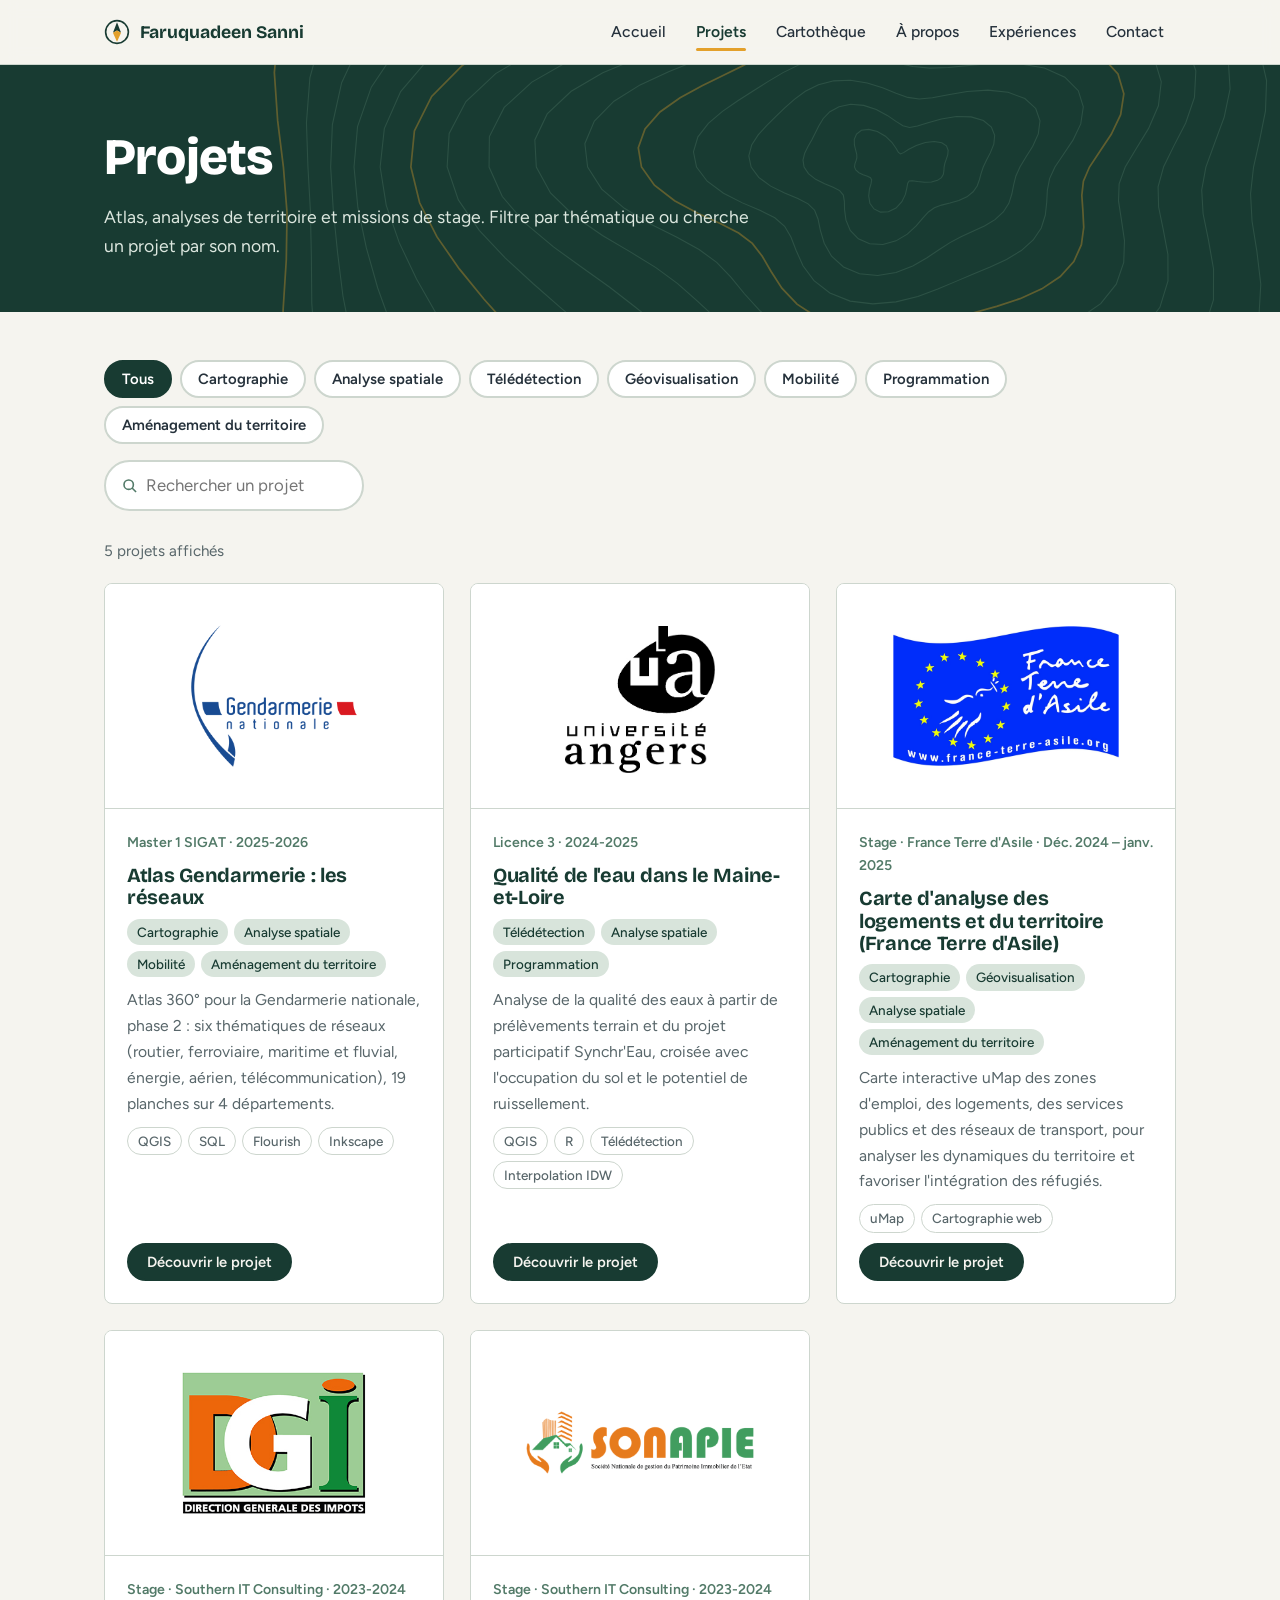
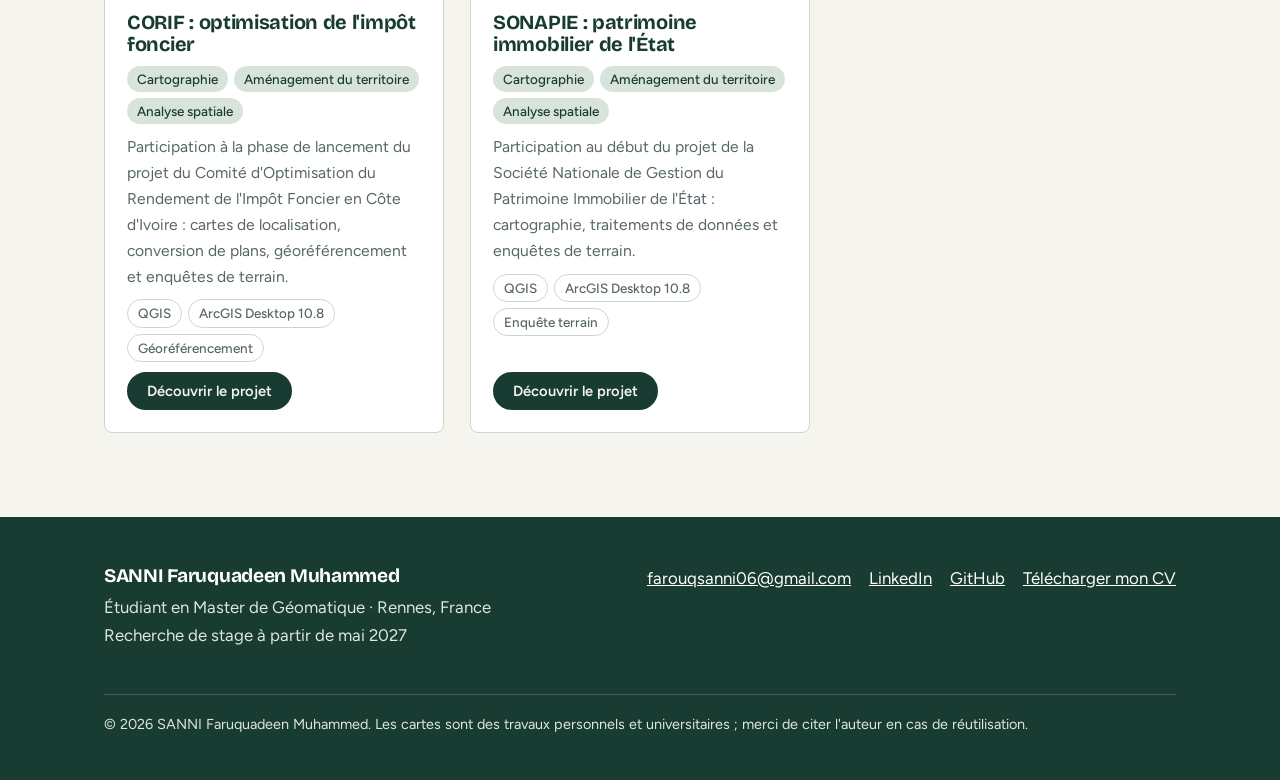
<file: projects.html>
<!DOCTYPE html>
<html lang="fr">
<head>
<meta charset="utf-8">
<meta name="viewport" content="width=device-width, initial-scale=1">
<title>Projets · Faruquadeen Sanni</title>
<meta name="description" content="Projets de géomatique de Faruquadeen Sanni : atlas de la Gendarmerie, qualité de l'eau en Maine-et-Loire, CORIF et SONAPIE.">
<meta property="og:title" content="Projets · Faruquadeen Sanni">
<meta property="og:description" content="Projets de géomatique de Faruquadeen Sanni : atlas de la Gendarmerie, qualité de l'eau en Maine-et-Loire, CORIF et SONAPIE.">
<meta property="og:type" content="website">
<link rel="preconnect" href="https://fonts.googleapis.com">
<link rel="preconnect" href="https://fonts.gstatic.com" crossorigin>
<link rel="stylesheet" href="https://fonts.googleapis.com/css2?family=Bricolage+Grotesque:opsz,wght@12..96,500;12..96,700;12..96,800&family=Figtree:wght@400;500;600&display=swap">
<link rel="stylesheet" href="css/style.css">
<link rel="stylesheet" href="css/responsive.css">
<link rel="stylesheet" href="css/animations.css">
</head>
<body data-page="projects" data-root="">
<a class="skip" href="#contenu">Aller au contenu</a>
<header id="site-header"></header>
<main id="contenu">
<div class="page-title"><svg class="topo" data-seed="2"></svg><div class="wrap"><h1>Projets</h1><p>Atlas, analyses de territoire et missions de stage. Filtre par thématique ou cherche un projet par son nom.</p></div></div>
<section class="block" style="padding-top:48px">
  <div class="wrap">
    <div class="toolbar">
      <div class="filters" id="project-filters" role="group" aria-label="Filtrer par thématique"></div>
      <label class="search"><span class="sr" style="position:absolute;left:-999px">Rechercher un projet</span>
        <svg width="18" height="18" viewBox="0 0 24 24" fill="none" stroke="#527A68" stroke-width="2.4" aria-hidden="true"><circle cx="10" cy="10" r="7"/><path d="M15 15l6 6"/></svg>
        <input type="search" id="project-search" placeholder="Rechercher un projet" autocomplete="off"></label>
    </div>
    <p class="count" id="project-count" aria-live="polite"></p>
    <div class="grid" id="project-grid"></div>
  </div>
</section>

</main>
<footer id="site-footer"></footer>
<script src="js/config.js"></script>
<script src="js/data.js"></script>
<script src="js/main.js"></script>
<script src="js/projects.js"></script>
</body>
</html>
</file>
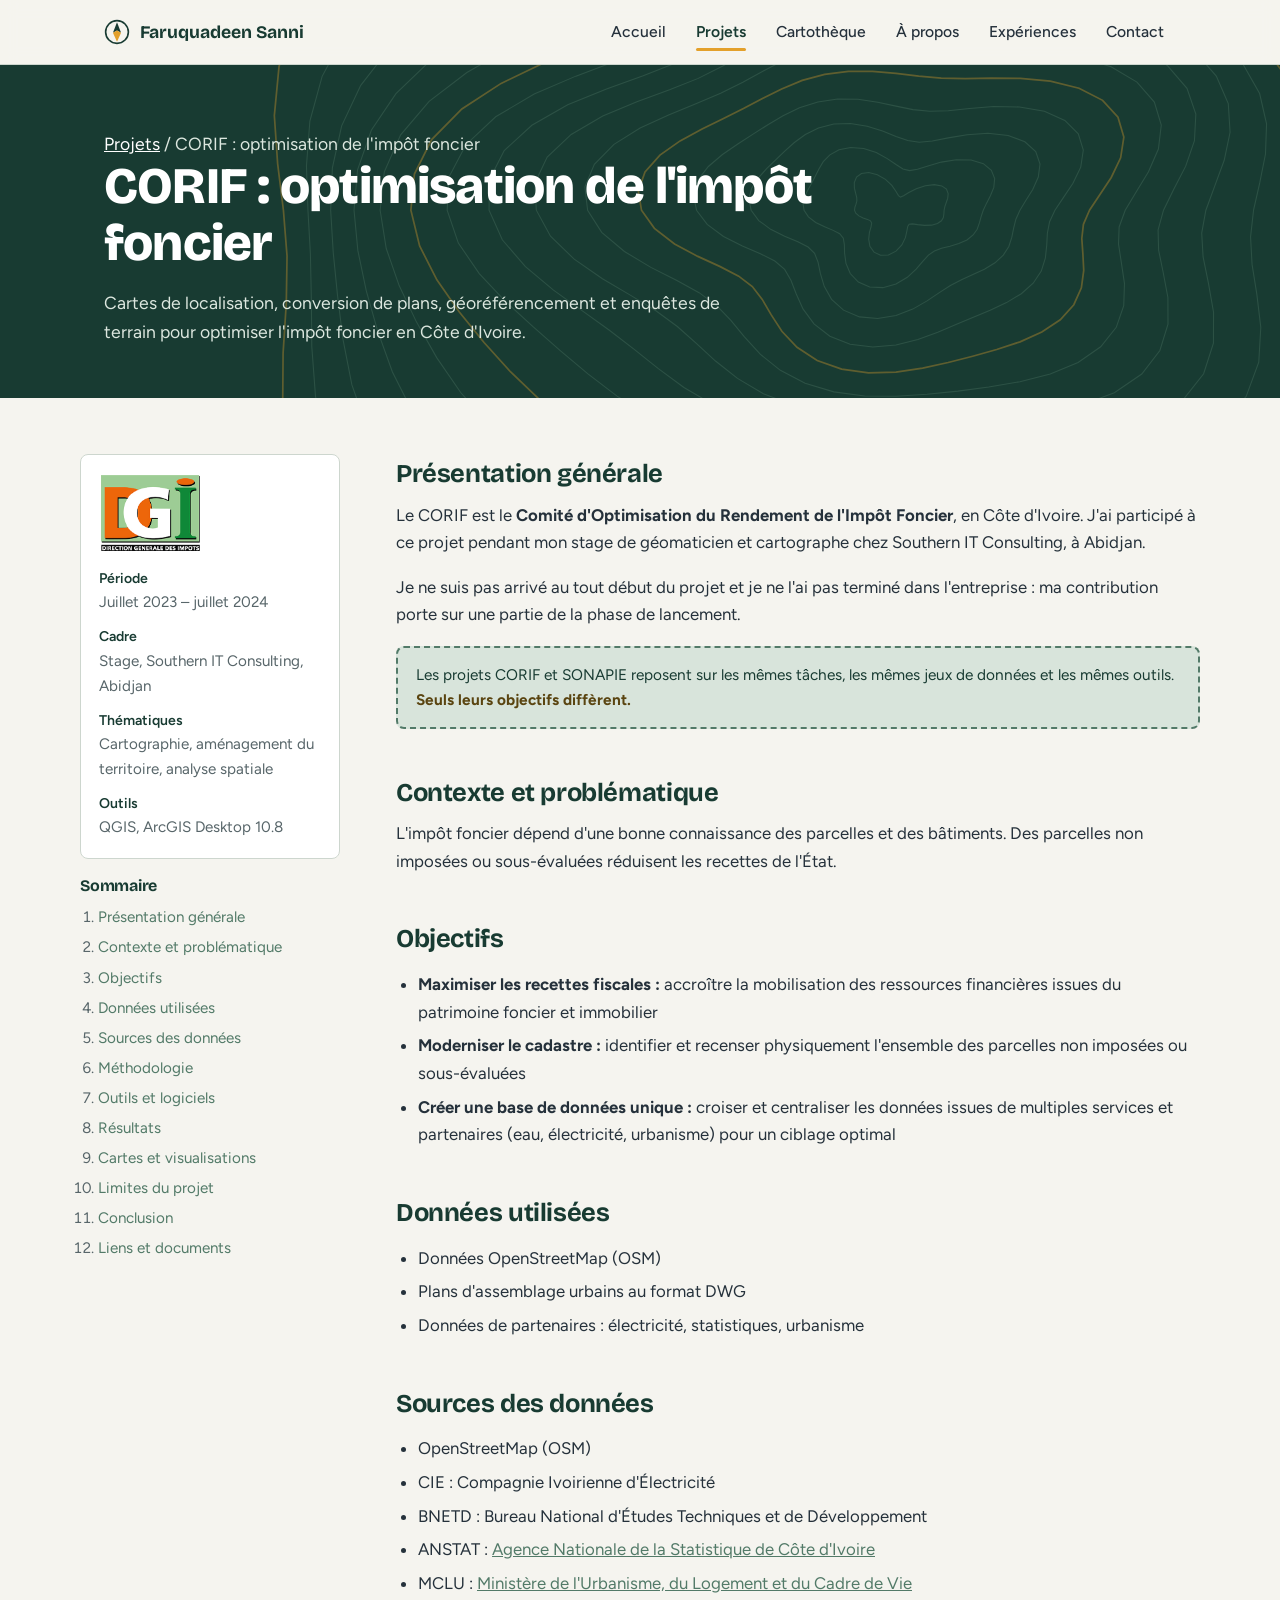
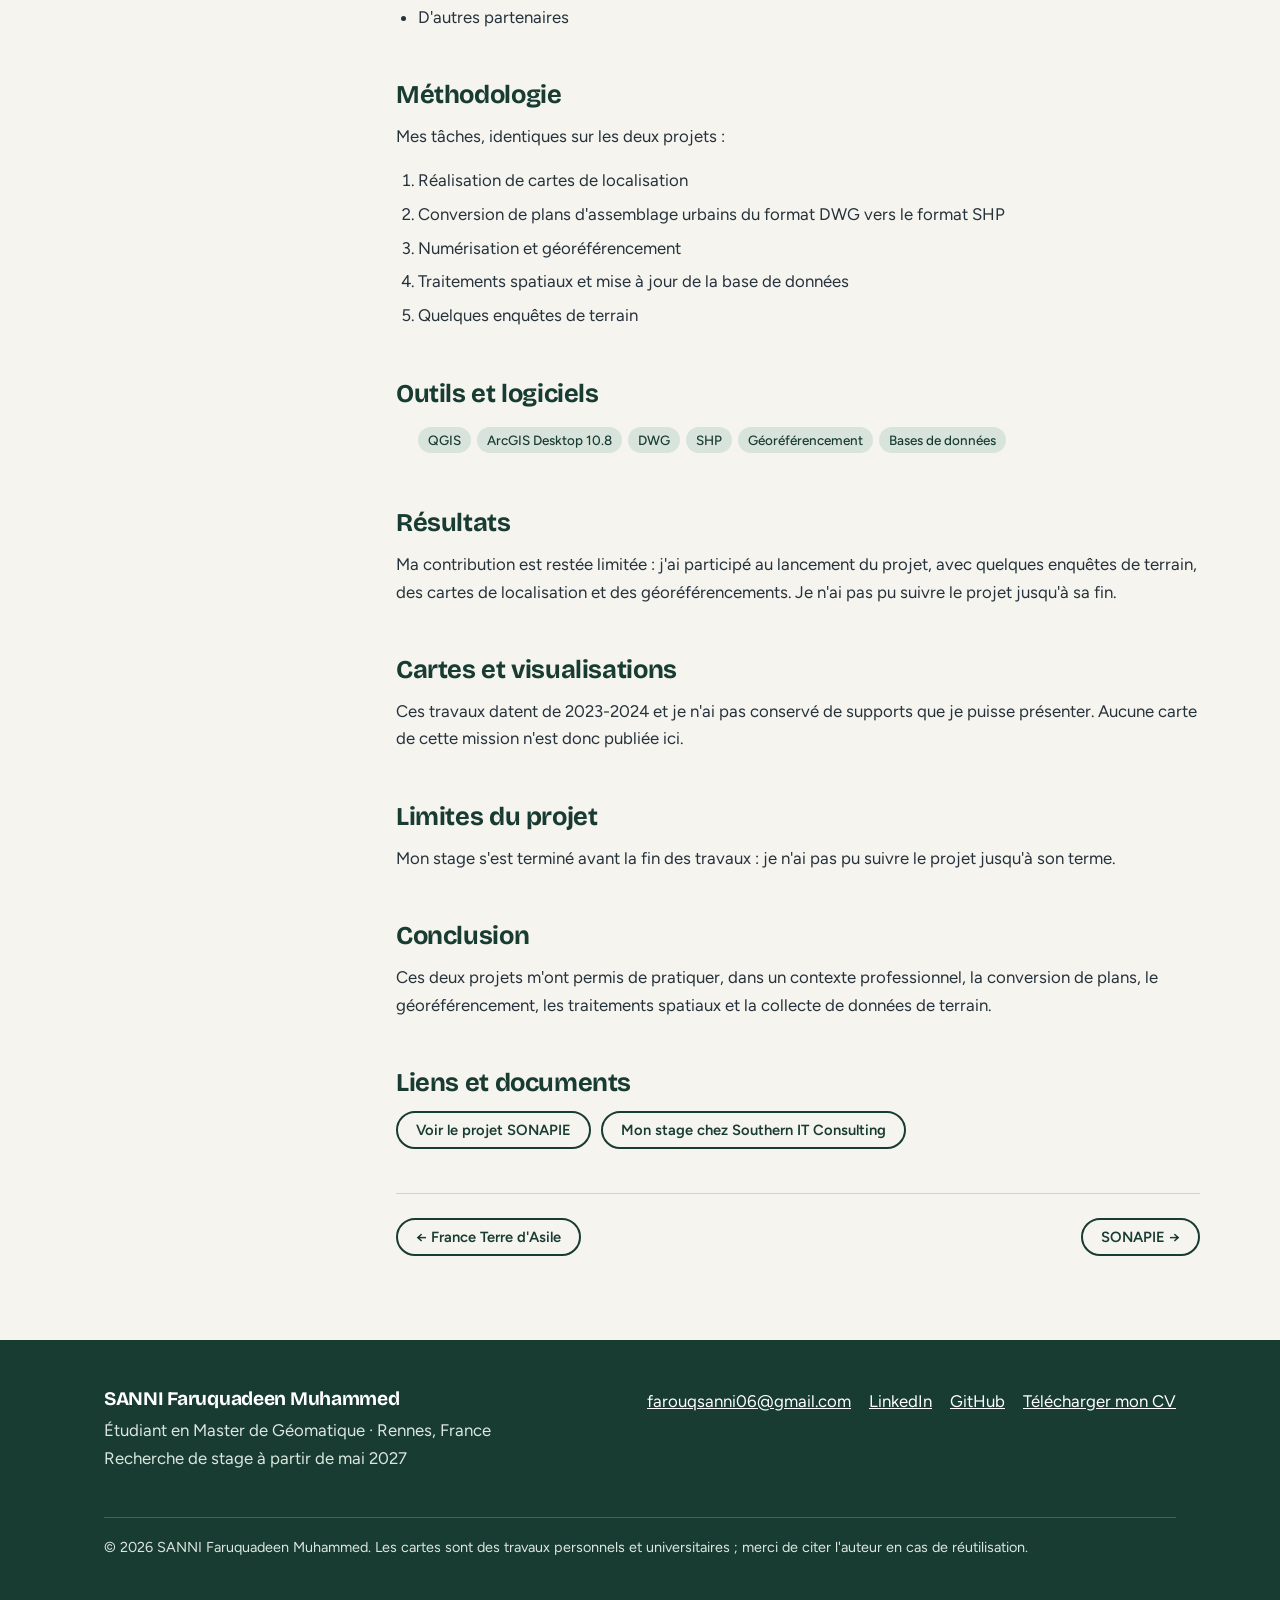
<file: projects/corif.html>
<!DOCTYPE html>
<html lang="fr">
<head>
<meta charset="utf-8">
<meta name="viewport" content="width=device-width, initial-scale=1">
<title>CORIF : optimisation de l'impôt foncier · Faruquadeen Sanni</title>
<meta name="description" content="Participation au projet CORIF (Comité d'Optimisation du Rendement de l'Impôt Foncier) en Côte d'Ivoire : cartes de localisation, conversion DWG vers SHP, géoréférencement et enquêtes de terrain.">
<meta property="og:title" content="CORIF : optimisation de l'impôt foncier · Faruquadeen Sanni">
<meta property="og:description" content="Participation au projet CORIF (Comité d'Optimisation du Rendement de l'Impôt Foncier) en Côte d'Ivoire : cartes de localisation, conversion DWG vers SHP, géoréférencement et enquêtes de terrain.">
<meta property="og:type" content="website">
<link rel="preconnect" href="https://fonts.googleapis.com">
<link rel="preconnect" href="https://fonts.gstatic.com" crossorigin>
<link rel="stylesheet" href="https://fonts.googleapis.com/css2?family=Bricolage+Grotesque:opsz,wght@12..96,500;12..96,700;12..96,800&family=Figtree:wght@400;500;600&display=swap">
<link rel="stylesheet" href="../css/style.css">
<link rel="stylesheet" href="../css/responsive.css">
<link rel="stylesheet" href="../css/animations.css">
</head>
<body data-page="project" data-root="../">
<a class="skip" href="#contenu">Aller au contenu</a>
<header id="site-header"></header>
<main id="contenu">
<div class="page-title"><svg class="topo" data-seed="2"></svg><div class="wrap"><p class="crumbs"><a href="../projects.html">Projets</a> / CORIF : optimisation de l'impôt foncier</p><h1 style="max-width:22ch">CORIF : optimisation de l'impôt foncier</h1><p>Cartes de localisation, conversion de plans, géoréférencement et enquêtes de terrain pour optimiser l'impôt foncier en Côte d'Ivoire.</p></div></div>
<div class="wrap fiche">
  <aside aria-label="Sommaire et informations">
    <div class="infobox"><img class="infologo" src="../assets/logos/dgi.png" alt="Logo de la Direction Générale des Impôts"><dl>
      <dt>Période</dt><dd>Juillet 2023 – juillet 2024</dd>
      <dt>Cadre</dt><dd>Stage, Southern IT Consulting, Abidjan</dd>
      <dt>Thématiques</dt><dd>Cartographie, aménagement du territoire, analyse spatiale</dd>
      <dt>Outils</dt><dd>QGIS, ArcGIS Desktop 10.8</dd>
    </dl></div>
    <h2>Sommaire</h2><ol><li><a href="#presentation">Présentation générale</a></li><li><a href="#contexte">Contexte et problématique</a></li><li><a href="#objectifs">Objectifs</a></li><li><a href="#donnees">Données utilisées</a></li><li><a href="#sources">Sources des données</a></li><li><a href="#methodo">Méthodologie</a></li><li><a href="#outils">Outils et logiciels</a></li><li><a href="#resultats">Résultats</a></li><li><a href="#cartes">Cartes et visualisations</a></li><li><a href="#limites">Limites du projet</a></li><li><a href="#conclusion">Conclusion</a></li><li><a href="#liens">Liens et documents</a></li></ol>
  </aside>
  <article>
    
    <section id="presentation"><h2>Présentation générale</h2><p>Le CORIF est le <strong>Comité d'Optimisation du Rendement de l'Impôt Foncier</strong>, en Côte d'Ivoire. J'ai participé à ce projet pendant mon stage de géomaticien et cartographe chez Southern IT Consulting, à Abidjan.</p><p>Je ne suis pas arrivé au tout début du projet et je ne l'ai pas terminé dans l'entreprise : ma contribution porte sur une partie de la phase de lancement.</p><p class="todo" style="background:var(--green-100);border-color:var(--green-700);color:var(--green-900)">Les projets CORIF et SONAPIE reposent sur les mêmes tâches, les mêmes jeux de données et les mêmes outils. <strong>Seuls leurs objectifs diffèrent.</strong></p></section><section id="contexte"><h2>Contexte et problématique</h2><p>L'impôt foncier dépend d'une bonne connaissance des parcelles et des bâtiments. Des parcelles non imposées ou sous-évaluées réduisent les recettes de l'État.</p></section><section id="objectifs"><h2>Objectifs</h2><ul><li><strong>Maximiser les recettes fiscales :</strong> accroître la mobilisation des ressources financières issues du patrimoine foncier et immobilier</li><li><strong>Moderniser le cadastre :</strong> identifier et recenser physiquement l'ensemble des parcelles non imposées ou sous-évaluées</li><li><strong>Créer une base de données unique :</strong> croiser et centraliser les données issues de multiples services et partenaires (eau, électricité, urbanisme) pour un ciblage optimal</li></ul></section><section id="donnees"><h2>Données utilisées</h2><ul><li>Données OpenStreetMap (OSM)</li><li>Plans d'assemblage urbains au format DWG</li><li>Données de partenaires : électricité, statistiques, urbanisme</li></ul></section><section id="sources"><h2>Sources des données</h2><ul><li>OpenStreetMap (OSM)</li><li>CIE : Compagnie Ivoirienne d'Électricité</li><li>BNETD : Bureau National d'Études Techniques et de Développement</li><li>ANSTAT : <a href="https://anstat.ci/" target="_blank" rel="noopener">Agence Nationale de la Statistique de Côte d'Ivoire</a></li><li>MCLU : <a href="https://www.construction.gouv.ci/" target="_blank" rel="noopener">Ministère de l'Urbanisme, du Logement et du Cadre de Vie</a></li><li>D'autres partenaires</li></ul></section><section id="methodo"><h2>Méthodologie</h2><p>Mes tâches, identiques sur les deux projets :</p><ol><li>Réalisation de cartes de localisation</li><li>Conversion de plans d'assemblage urbains du format DWG vers le format SHP</li><li>Numérisation et géoréférencement</li><li>Traitements spatiaux et mise à jour de la base de données</li><li>Quelques enquêtes de terrain</li></ol></section><section id="outils"><h2>Outils et logiciels</h2><ul class="tags"><li>QGIS</li><li>ArcGIS Desktop 10.8</li><li>DWG</li><li>SHP</li><li>Géoréférencement</li><li>Bases de données</li></ul></section><section id="resultats"><h2>Résultats</h2><p>Ma contribution est restée limitée : j'ai participé au lancement du projet, avec quelques enquêtes de terrain, des cartes de localisation et des géoréférencements. Je n'ai pas pu suivre le projet jusqu'à sa fin.</p></section><section id="cartes"><h2>Cartes et visualisations</h2><p>Ces travaux datent de 2023-2024 et je n'ai pas conservé de supports que je puisse présenter. Aucune carte de cette mission n'est donc publiée ici.</p></section><section id="limites"><h2>Limites du projet</h2><p>Mon stage s'est terminé avant la fin des travaux : je n'ai pas pu suivre le projet jusqu'à son terme.</p></section><section id="conclusion"><h2>Conclusion</h2><p>Ces deux projets m'ont permis de pratiquer, dans un contexte professionnel, la conversion de plans, le géoréférencement, les traitements spatiaux et la collecte de données de terrain.</p></section><section id="liens"><h2>Liens et documents</h2><div class="docs"><a class="btn ghost small" href="sonapie.html">Voir le projet SONAPIE</a><a class="btn ghost small" href="../experiences.html">Mon stage chez Southern IT Consulting</a></div></section>
    <div class="proj-nav"><a class="btn ghost small" href="france-terre-asile.html">&larr; France Terre d'Asile</a><a class="btn ghost small" href="sonapie.html">SONAPIE &rarr;</a></div>
  </article>
</div>
</main>
<footer id="site-footer"></footer>
<script src="../js/config.js"></script>
<script src="../js/data.js"></script>
<script src="../js/main.js"></script>
</body>
</html>
</file>
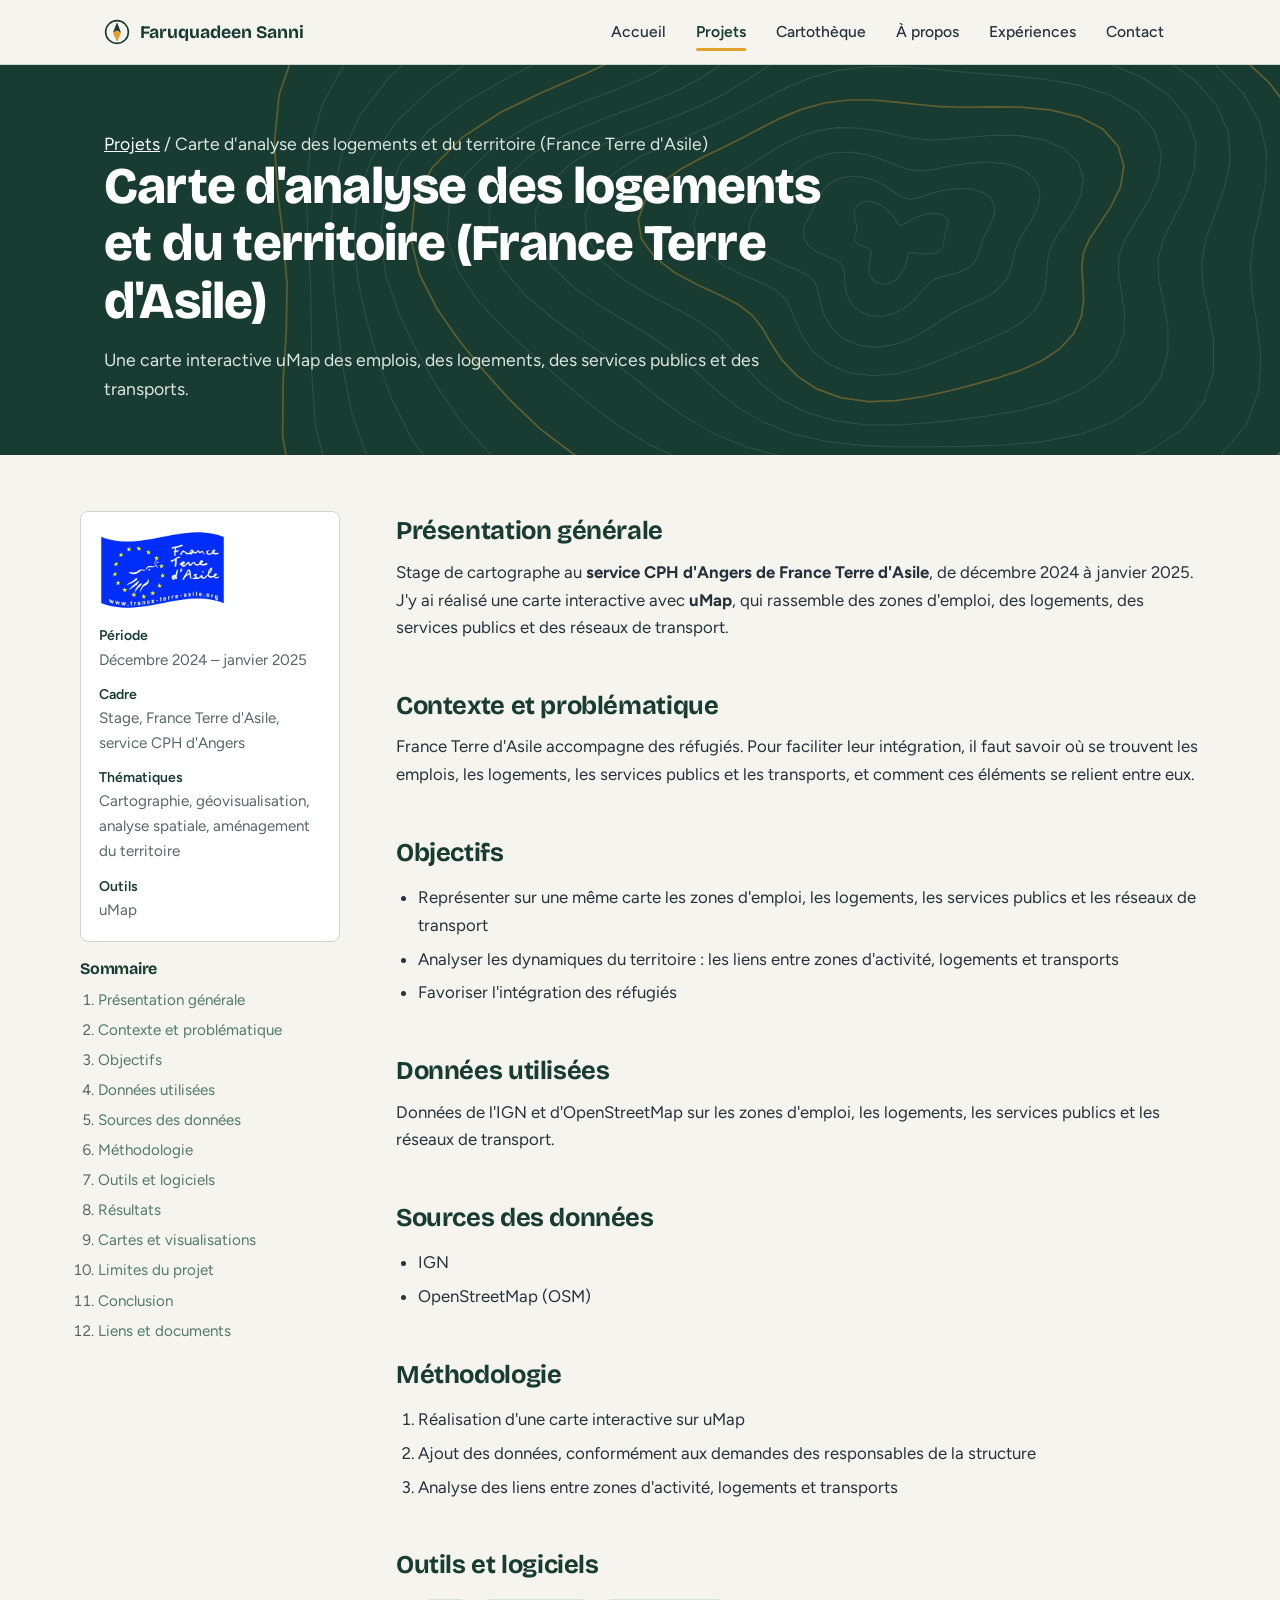
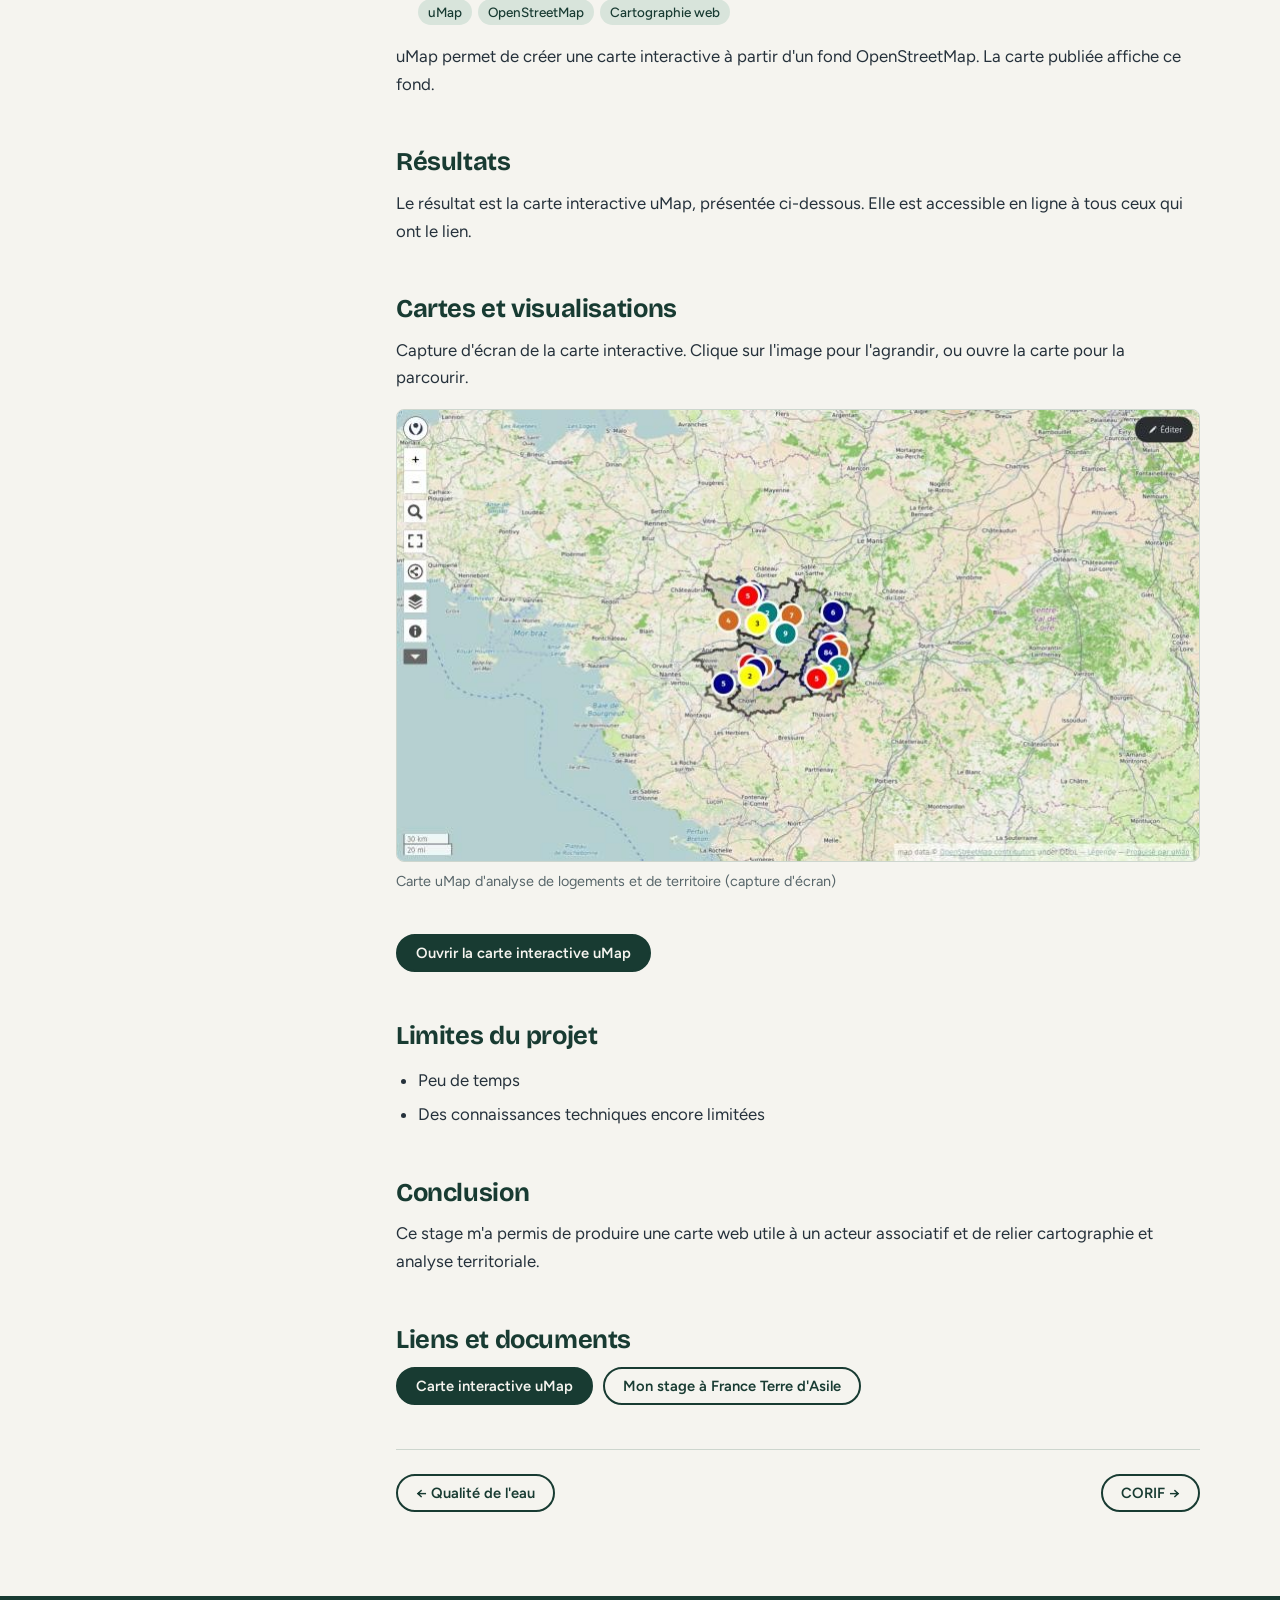
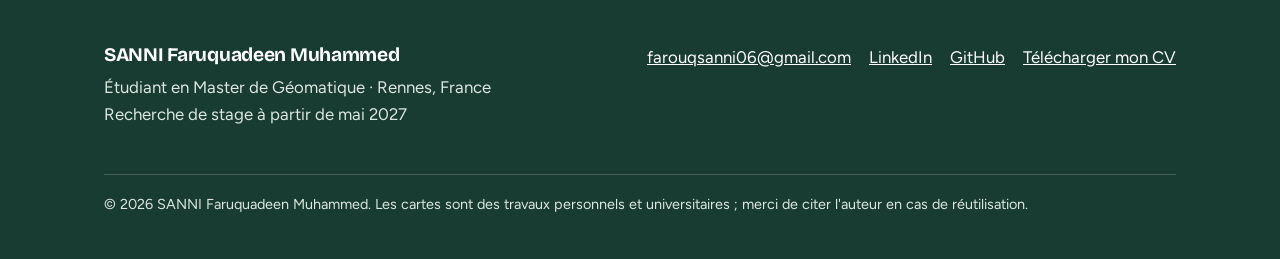
<file: projects/france-terre-asile.html>
<!DOCTYPE html>
<html lang="fr">
<head>
<meta charset="utf-8">
<meta name="viewport" content="width=device-width, initial-scale=1">
<title>Carte d'analyse des logements et du territoire (France Terre d'Asile) · Faruquadeen Sanni</title>
<meta name="description" content="Stage de cartographe à France Terre d'Asile (CPH d'Angers) : carte interactive uMap des zones d'emploi, des logements, des services publics et des transports pour favoriser l'intégration des réfugiés.">
<meta property="og:title" content="Carte d'analyse des logements et du territoire (France Terre d'Asile) · Faruquadeen Sanni">
<meta property="og:description" content="Stage de cartographe à France Terre d'Asile (CPH d'Angers) : carte interactive uMap des zones d'emploi, des logements, des services publics et des transports pour favoriser l'intégration des réfugiés.">
<meta property="og:type" content="website">
<link rel="preconnect" href="https://fonts.googleapis.com">
<link rel="preconnect" href="https://fonts.gstatic.com" crossorigin>
<link rel="stylesheet" href="https://fonts.googleapis.com/css2?family=Bricolage+Grotesque:opsz,wght@12..96,500;12..96,700;12..96,800&family=Figtree:wght@400;500;600&display=swap">
<link rel="stylesheet" href="../css/style.css">
<link rel="stylesheet" href="../css/responsive.css">
<link rel="stylesheet" href="../css/animations.css">
</head>
<body data-page="project" data-root="../">
<a class="skip" href="#contenu">Aller au contenu</a>
<header id="site-header"></header>
<main id="contenu">
<div class="page-title"><svg class="topo" data-seed="2"></svg><div class="wrap"><p class="crumbs"><a href="../projects.html">Projets</a> / Carte d'analyse des logements et du territoire (France Terre d'Asile)</p><h1 style="max-width:22ch">Carte d'analyse des logements et du territoire (France Terre d'Asile)</h1><p>Une carte interactive uMap des emplois, des logements, des services publics et des transports.</p></div></div>
<div class="wrap fiche">
  <aside aria-label="Sommaire et informations">
    <div class="infobox"><img class="infologo" src="../assets/logos/france-terre-asile.png" alt="Logo de France Terre d'Asile"><dl>
      <dt>Période</dt><dd>Décembre 2024 – janvier 2025</dd>
      <dt>Cadre</dt><dd>Stage, France Terre d'Asile, service CPH d'Angers</dd>
      <dt>Thématiques</dt><dd>Cartographie, géovisualisation, analyse spatiale, aménagement du territoire</dd>
      <dt>Outils</dt><dd>uMap</dd>
    </dl></div>
    <h2>Sommaire</h2><ol><li><a href="#presentation">Présentation générale</a></li><li><a href="#contexte">Contexte et problématique</a></li><li><a href="#objectifs">Objectifs</a></li><li><a href="#donnees">Données utilisées</a></li><li><a href="#sources">Sources des données</a></li><li><a href="#methodo">Méthodologie</a></li><li><a href="#outils">Outils et logiciels</a></li><li><a href="#resultats">Résultats</a></li><li><a href="#cartes">Cartes et visualisations</a></li><li><a href="#limites">Limites du projet</a></li><li><a href="#conclusion">Conclusion</a></li><li><a href="#liens">Liens et documents</a></li></ol>
  </aside>
  <article>
    
    <section id="presentation"><h2>Présentation générale</h2><p>Stage de cartographe au <strong>service CPH d'Angers de France Terre d'Asile</strong>, de décembre 2024 à janvier 2025. J'y ai réalisé une carte interactive avec <strong>uMap</strong>, qui rassemble des zones d'emploi, des logements, des services publics et des réseaux de transport.</p></section><section id="contexte"><h2>Contexte et problématique</h2><p>France Terre d'Asile accompagne des réfugiés. Pour faciliter leur intégration, il faut savoir où se trouvent les emplois, les logements, les services publics et les transports, et comment ces éléments se relient entre eux.</p></section><section id="objectifs"><h2>Objectifs</h2><ul><li>Représenter sur une même carte les zones d'emploi, les logements, les services publics et les réseaux de transport</li><li>Analyser les dynamiques du territoire : les liens entre zones d'activité, logements et transports</li><li>Favoriser l'intégration des réfugiés</li></ul></section><section id="donnees"><h2>Données utilisées</h2><p>Données de l'IGN et d'OpenStreetMap sur les zones d'emploi, les logements, les services publics et les réseaux de transport.</p></section><section id="sources"><h2>Sources des données</h2><ul><li>IGN</li><li>OpenStreetMap (OSM)</li></ul></section><section id="methodo"><h2>Méthodologie</h2><ol><li>Réalisation d'une carte interactive sur uMap</li><li>Ajout des données, conformément aux demandes des responsables de la structure</li><li>Analyse des liens entre zones d'activité, logements et transports</li></ol></section><section id="outils"><h2>Outils et logiciels</h2><ul class="tags"><li>uMap</li><li>OpenStreetMap</li><li>Cartographie web</li></ul><p style="margin-top:12px">uMap permet de créer une carte interactive à partir d'un fond OpenStreetMap. La carte publiée affiche ce fond.</p></section><section id="resultats"><h2>Résultats</h2><p>Le résultat est la carte interactive uMap, présentée ci-dessous. Elle est accessible en ligne à tous ceux qui ont le lien.</p></section><section id="cartes"><h2>Cartes et visualisations</h2><p>Capture d'écran de la carte interactive. Clique sur l'image pour l'agrandir, ou ouvre la carte pour la parcourir.</p><figure class="main-figure"><button type="button" data-zoom data-full="../assets/images/umap-france-terre-asile.jpg" data-alt="Capture d'écran de la carte uMap d'analyse des logements et du territoire, centrée sur le Maine-et-Loire, avec des marqueurs groupés par couleur" data-caption="Carte uMap d'analyse de logements et de territoire (capture d'écran)" aria-label="Agrandir : Carte uMap d'analyse de logements et de territoire (capture d'écran)"><img src="../assets/images/umap-france-terre-asile.jpg" alt="Capture d'écran de la carte uMap d'analyse des logements et du territoire, centrée sur le Maine-et-Loire, avec des marqueurs groupés par couleur" data-missing></button><figcaption>Carte uMap d'analyse de logements et de territoire (capture d'écran)</figcaption></figure><div class="docs"><a class="btn small" href="https://umap.openstreetmap.fr/fr/map/carte-danalyse-de-logements-et-de-territoire_1158455#8/47.451000/-0.434000" target="_blank" rel="noopener">Ouvrir la carte interactive uMap</a></div></section><section id="limites"><h2>Limites du projet</h2><ul><li>Peu de temps</li><li>Des connaissances techniques encore limitées</li></ul></section><section id="conclusion"><h2>Conclusion</h2><p>Ce stage m'a permis de produire une carte web utile à un acteur associatif et de relier cartographie et analyse territoriale.</p></section><section id="liens"><h2>Liens et documents</h2><div class="docs"><a class="btn small" href="https://umap.openstreetmap.fr/fr/map/carte-danalyse-de-logements-et-de-territoire_1158455#8/47.451000/-0.434000" target="_blank" rel="noopener">Carte interactive uMap</a><a class="btn ghost small" href="../experiences.html">Mon stage à France Terre d'Asile</a></div></section>
    <div class="proj-nav"><a class="btn ghost small" href="qualite-eau-maine-et-loire.html">&larr; Qualité de l'eau</a><a class="btn ghost small" href="corif.html">CORIF &rarr;</a></div>
  </article>
</div>
</main>
<footer id="site-footer"></footer>
<script src="../js/config.js"></script>
<script src="../js/data.js"></script>
<script src="../js/main.js"></script>
</body>
</html>
</file>
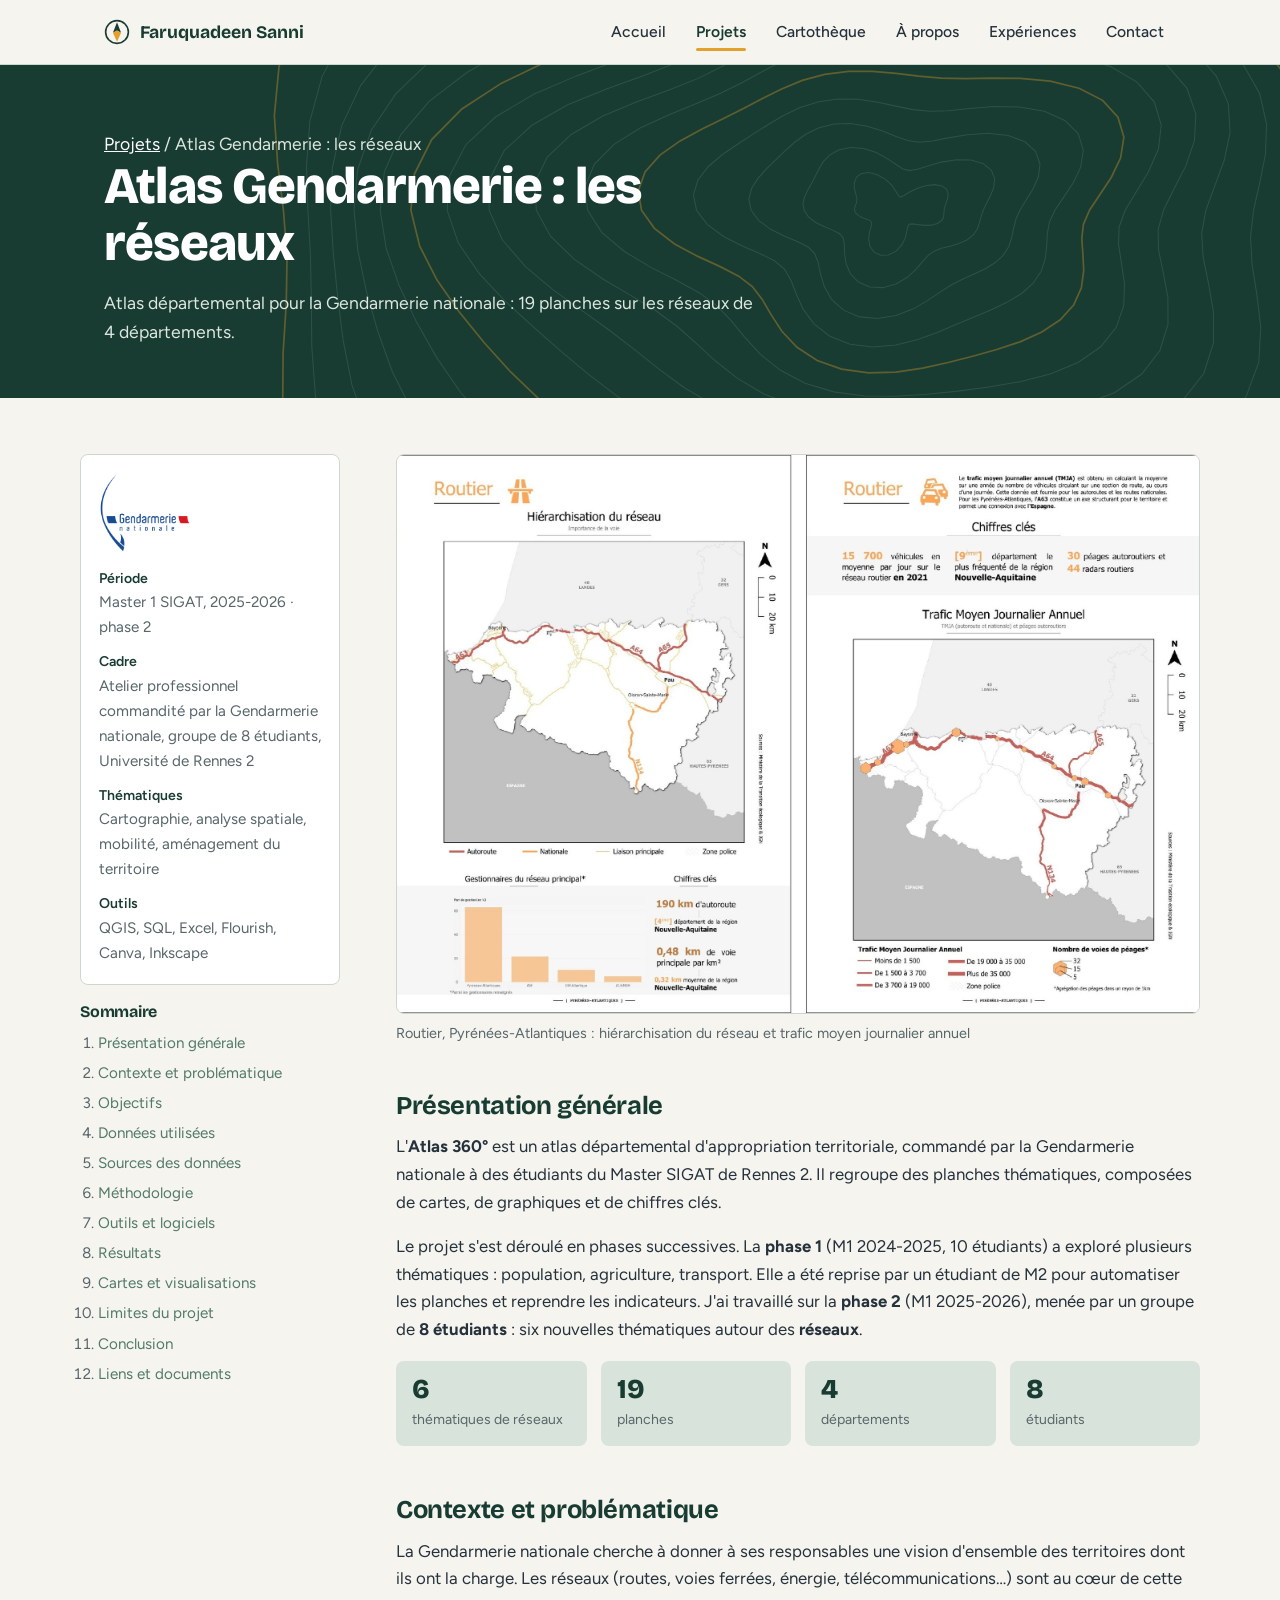
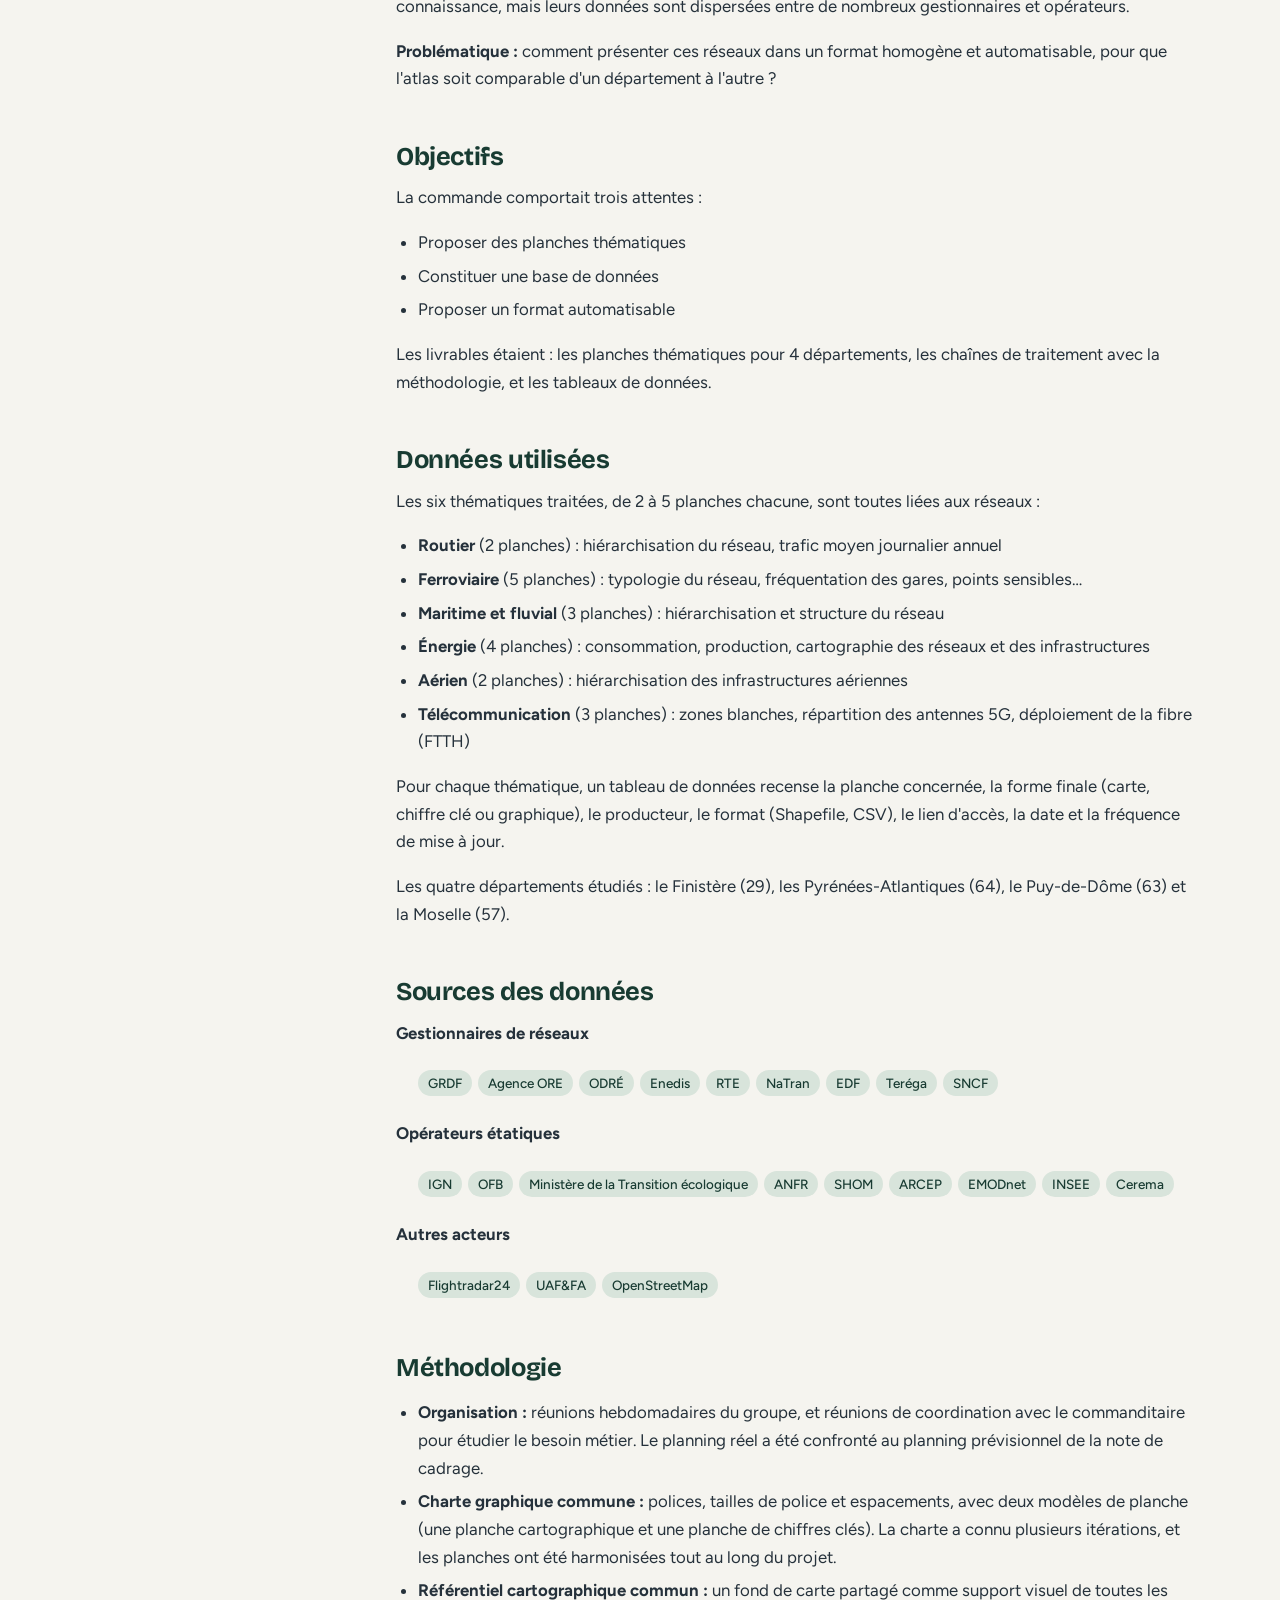
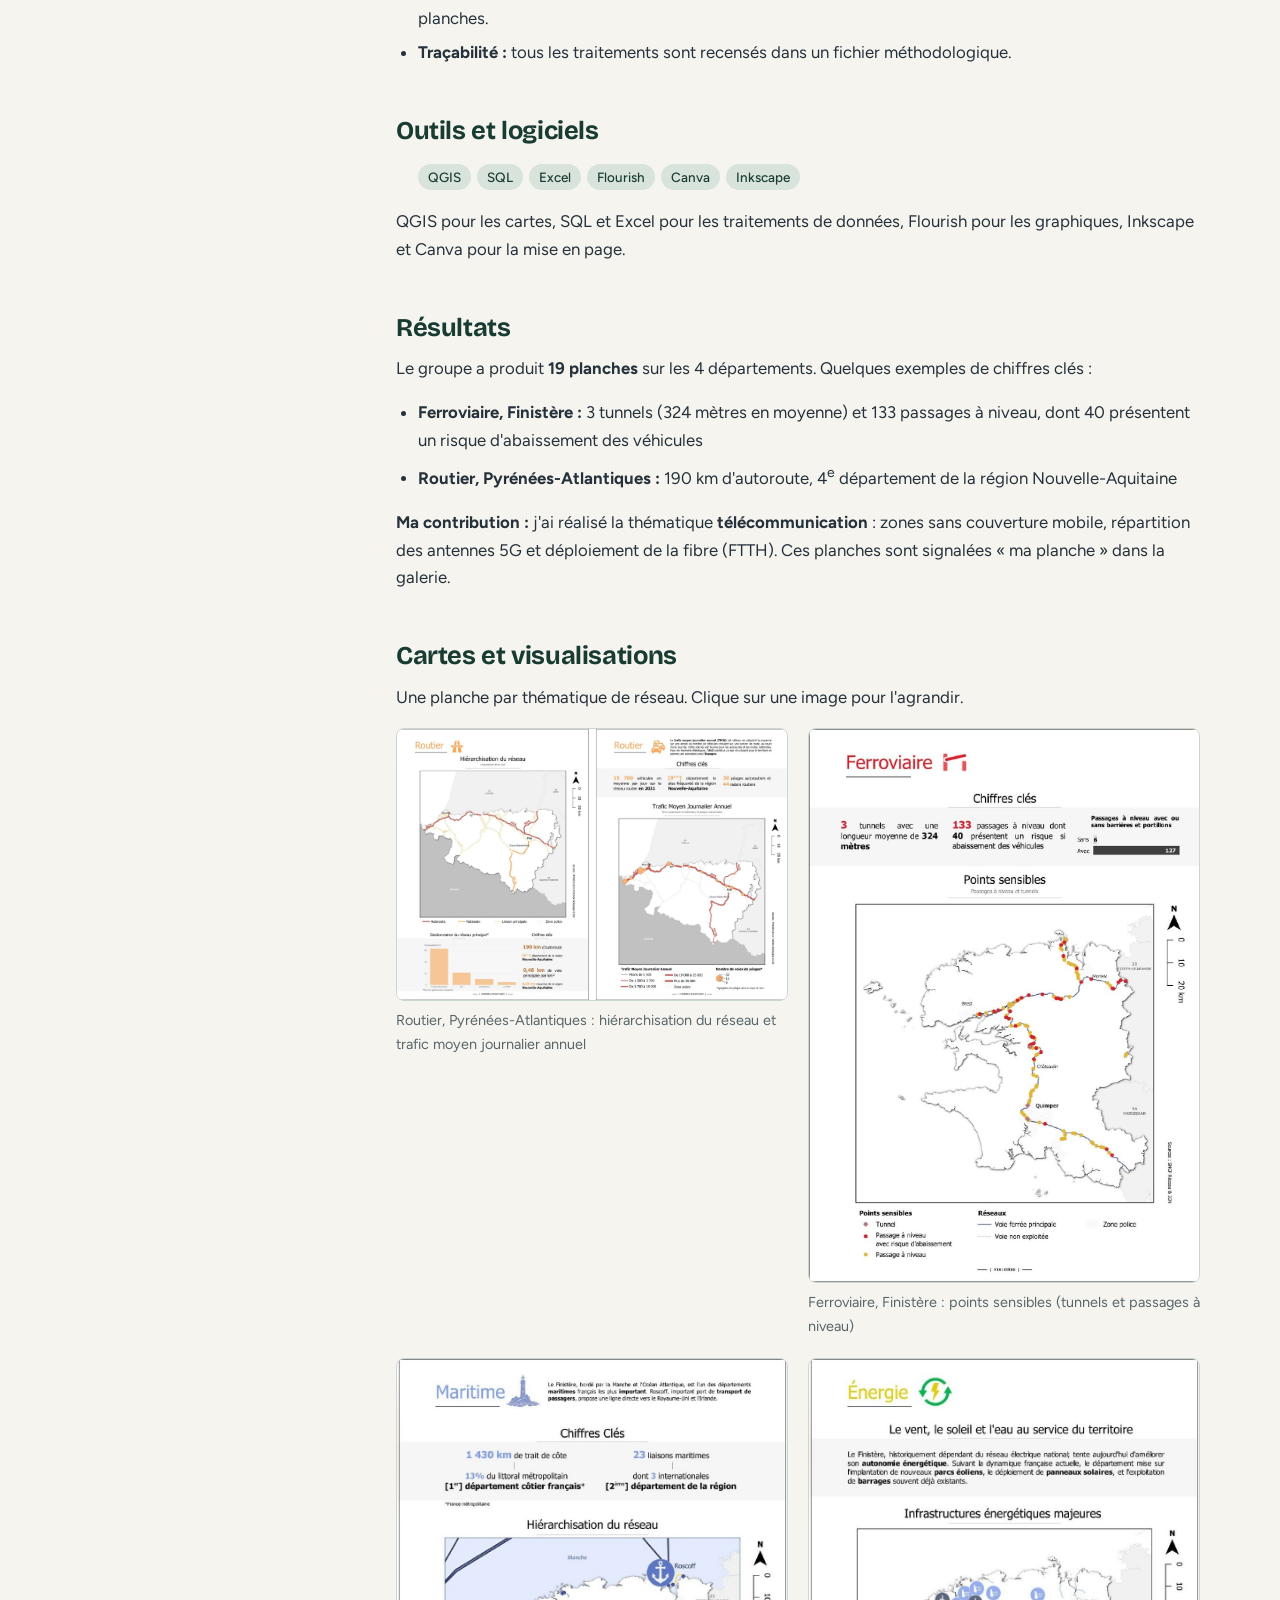
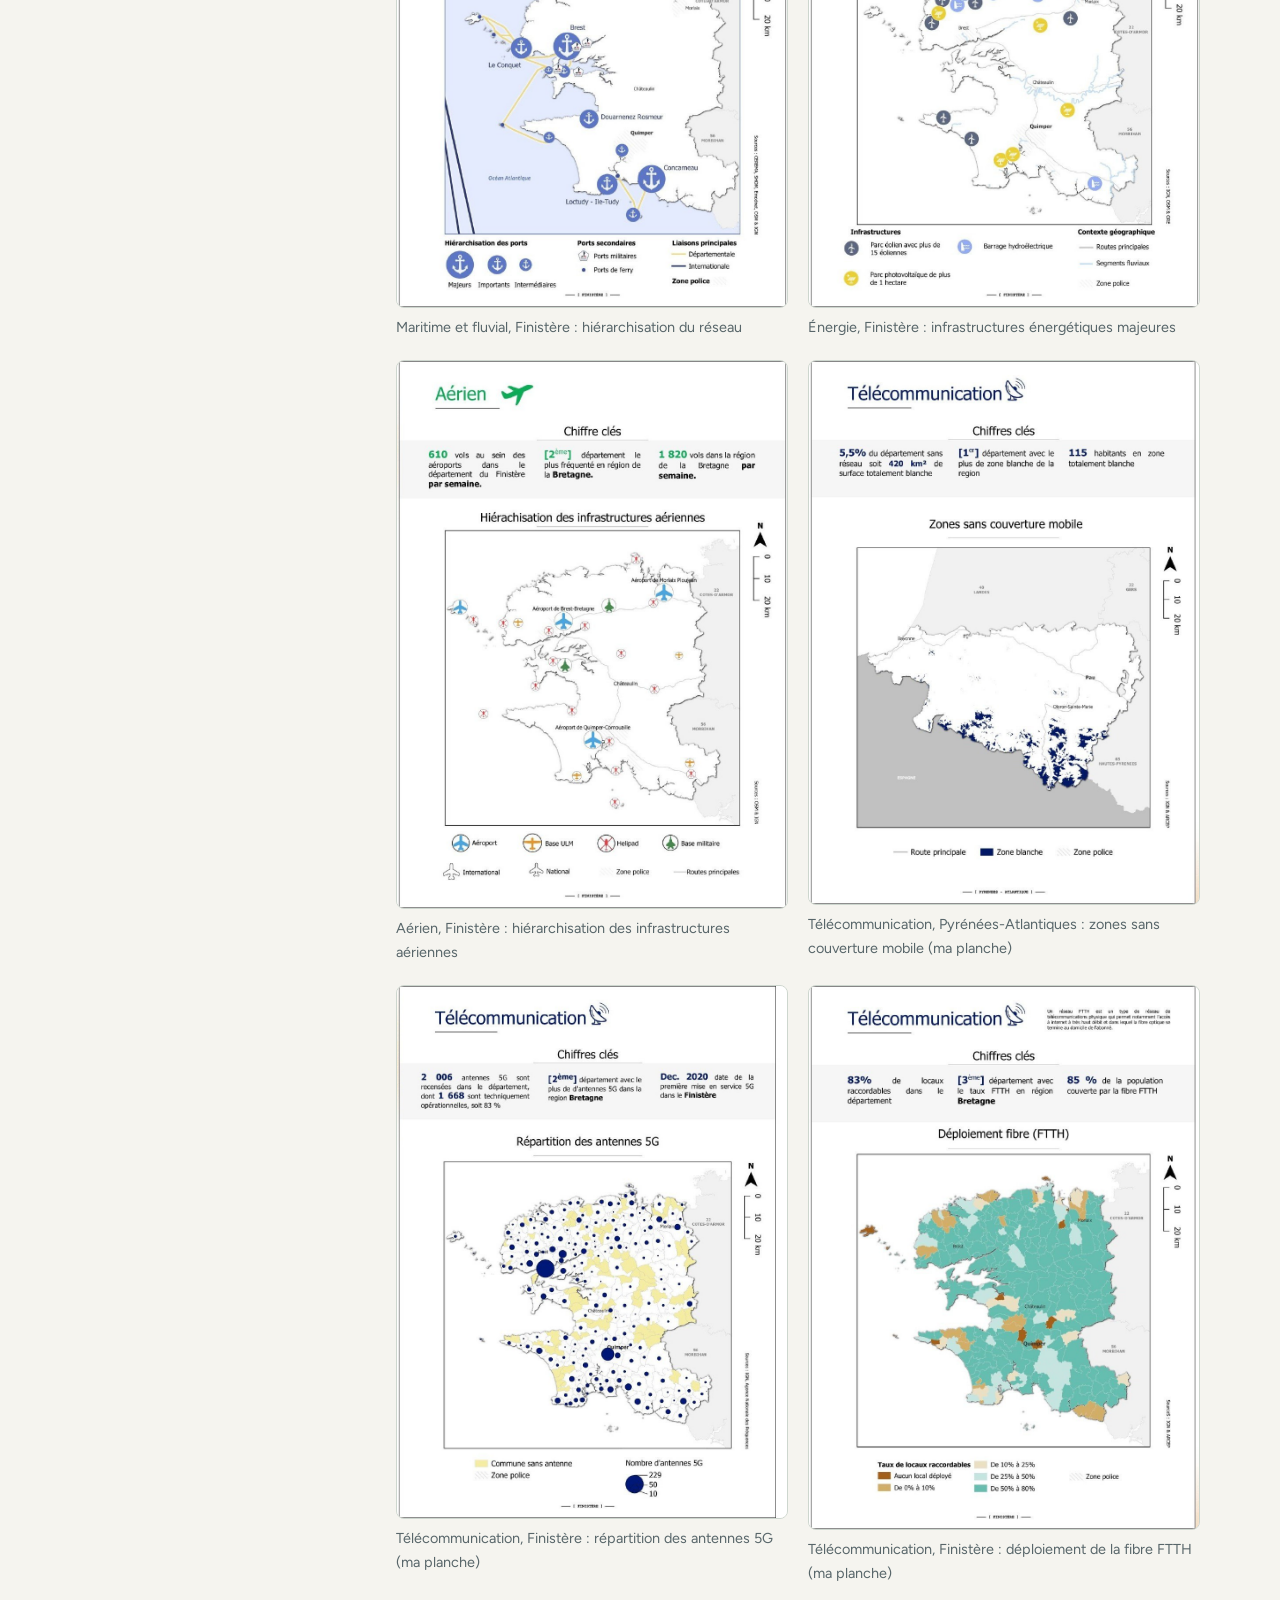
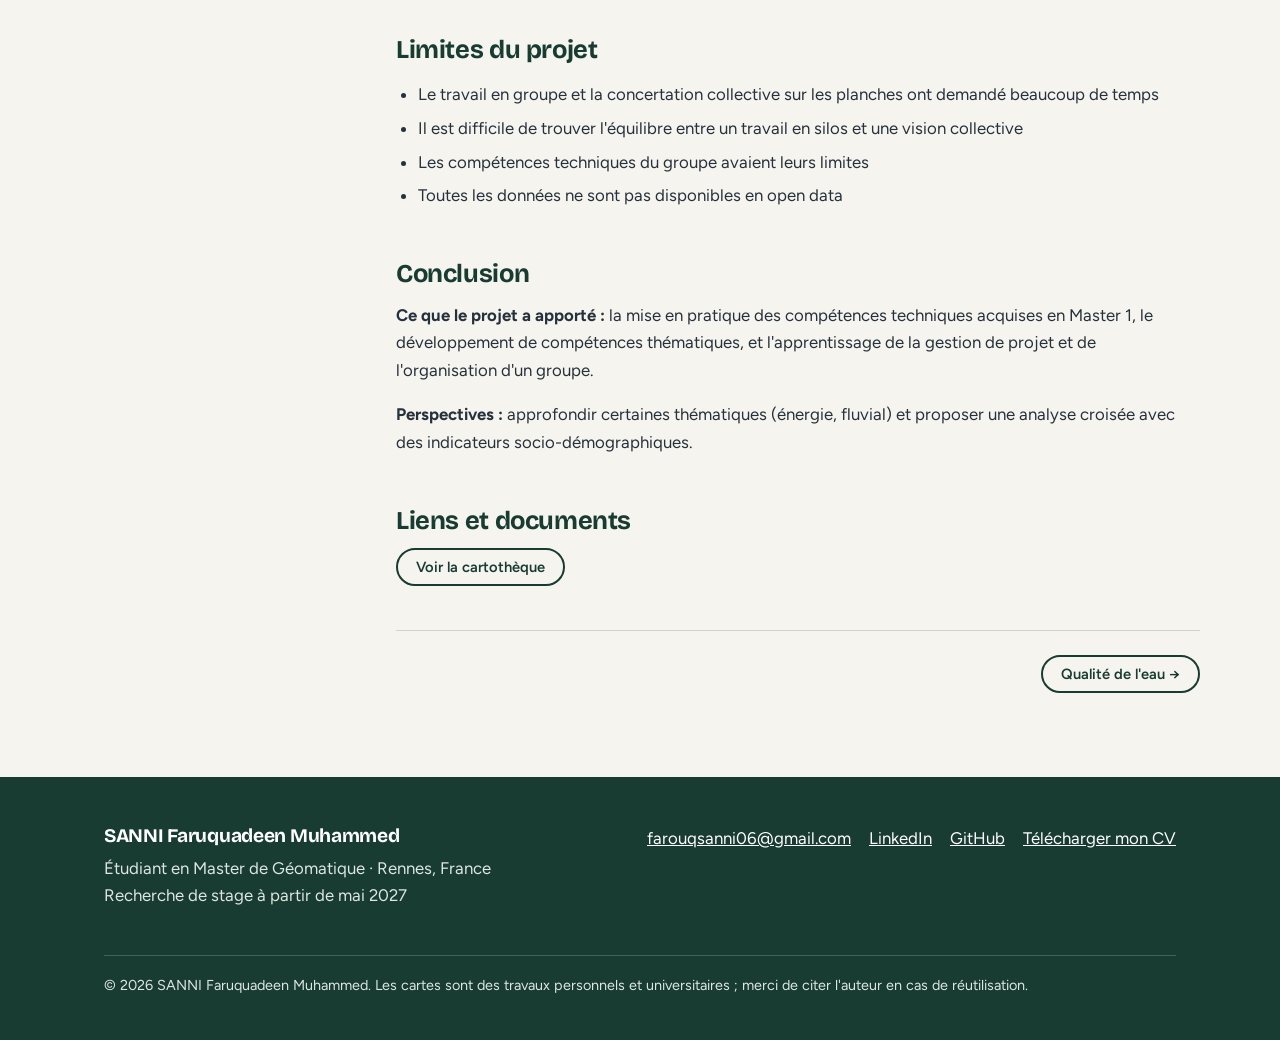
<file: projects/gendarmerie-reseaux.html>
<!DOCTYPE html>
<html lang="fr">
<head>
<meta charset="utf-8">
<meta name="viewport" content="width=device-width, initial-scale=1">
<title>Atlas Gendarmerie : les réseaux · Faruquadeen Sanni</title>
<meta name="description" content="Atlas 360° pour la Gendarmerie nationale, phase 2 : six thématiques de réseaux (routier, ferroviaire, maritime et fluvial, énergie, aérien, télécommunication), 19 planches sur 4 départements.">
<meta property="og:title" content="Atlas Gendarmerie : les réseaux · Faruquadeen Sanni">
<meta property="og:description" content="Atlas 360° pour la Gendarmerie nationale, phase 2 : six thématiques de réseaux (routier, ferroviaire, maritime et fluvial, énergie, aérien, télécommunication), 19 planches sur 4 départements.">
<meta property="og:type" content="website">
<link rel="preconnect" href="https://fonts.googleapis.com">
<link rel="preconnect" href="https://fonts.gstatic.com" crossorigin>
<link rel="stylesheet" href="https://fonts.googleapis.com/css2?family=Bricolage+Grotesque:opsz,wght@12..96,500;12..96,700;12..96,800&family=Figtree:wght@400;500;600&display=swap">
<link rel="stylesheet" href="../css/style.css">
<link rel="stylesheet" href="../css/responsive.css">
<link rel="stylesheet" href="../css/animations.css">
</head>
<body data-page="project" data-root="../">
<a class="skip" href="#contenu">Aller au contenu</a>
<header id="site-header"></header>
<main id="contenu">
<div class="page-title"><svg class="topo" data-seed="2"></svg><div class="wrap"><p class="crumbs"><a href="../projects.html">Projets</a> / Atlas Gendarmerie : les réseaux</p><h1 style="max-width:22ch">Atlas Gendarmerie : les réseaux</h1><p>Atlas départemental pour la Gendarmerie nationale : 19 planches sur les réseaux de 4 départements.</p></div></div>
<div class="wrap fiche">
  <aside aria-label="Sommaire et informations">
    <div class="infobox"><img class="infologo" src="../assets/logos/gendarmerie-nationale.png" alt="Logo de la Gendarmerie nationale"><dl>
      <dt>Période</dt><dd>Master 1 SIGAT, 2025-2026 · phase 2</dd>
      <dt>Cadre</dt><dd>Atelier professionnel commandité par la Gendarmerie nationale, groupe de 8 étudiants, Université de Rennes 2</dd>
      <dt>Thématiques</dt><dd>Cartographie, analyse spatiale, mobilité, aménagement du territoire</dd>
      <dt>Outils</dt><dd>QGIS, SQL, Excel, Flourish, Canva, Inkscape</dd>
    </dl></div>
    <h2>Sommaire</h2><ol><li><a href="#presentation">Présentation générale</a></li><li><a href="#contexte">Contexte et problématique</a></li><li><a href="#objectifs">Objectifs</a></li><li><a href="#donnees">Données utilisées</a></li><li><a href="#sources">Sources des données</a></li><li><a href="#methodo">Méthodologie</a></li><li><a href="#outils">Outils et logiciels</a></li><li><a href="#resultats">Résultats</a></li><li><a href="#cartes">Cartes et visualisations</a></li><li><a href="#limites">Limites du projet</a></li><li><a href="#conclusion">Conclusion</a></li><li><a href="#liens">Liens et documents</a></li></ol>
  </aside>
  <article>
    <figure class="main-figure"><button type="button" data-zoom data-full="../assets/gendarmerie/planche-27.jpg" data-alt="Deux planches routières des Pyrénées-Atlantiques : hiérarchisation du réseau et trafic moyen journalier annuel" data-caption="Routier, Pyrénées-Atlantiques : hiérarchisation du réseau et trafic moyen journalier annuel" aria-label="Agrandir : Routier, Pyrénées-Atlantiques : hiérarchisation du réseau et trafic moyen journalier annuel"><img src="../assets/gendarmerie/planche-27.jpg" alt="Deux planches routières des Pyrénées-Atlantiques : hiérarchisation du réseau et trafic moyen journalier annuel" data-missing></button><figcaption>Routier, Pyrénées-Atlantiques : hiérarchisation du réseau et trafic moyen journalier annuel</figcaption></figure>
    <section id="presentation"><h2>Présentation générale</h2><p>L'<strong>Atlas 360°</strong> est un atlas départemental d'appropriation territoriale, commandé par la Gendarmerie nationale à des étudiants du Master SIGAT de Rennes 2. Il regroupe des planches thématiques, composées de cartes, de graphiques et de chiffres clés.</p><p>Le projet s'est déroulé en phases successives. La <strong>phase 1</strong> (M1 2024-2025, 10 étudiants) a exploré plusieurs thématiques : population, agriculture, transport. Elle a été reprise par un étudiant de M2 pour automatiser les planches et reprendre les indicateurs. J'ai travaillé sur la <strong>phase 2</strong> (M1 2025-2026), menée par un groupe de <strong>8 étudiants</strong> : six nouvelles thématiques autour des <strong>réseaux</strong>.</p><div class="nums"><div><b>6</b><span>thématiques de réseaux</span></div><div><b>19</b><span>planches</span></div><div><b>4</b><span>départements</span></div><div><b>8</b><span>étudiants</span></div></div></section><section id="contexte"><h2>Contexte et problématique</h2><p>La Gendarmerie nationale cherche à donner à ses responsables une vision d'ensemble des territoires dont ils ont la charge. Les réseaux (routes, voies ferrées, énergie, télécommunications…) sont au cœur de cette connaissance, mais leurs données sont dispersées entre de nombreux gestionnaires et opérateurs.</p><p><strong>Problématique :</strong> comment présenter ces réseaux dans un format homogène et automatisable, pour que l'atlas soit comparable d'un département à l'autre ?</p></section><section id="objectifs"><h2>Objectifs</h2><p>La commande comportait trois attentes :</p><ul><li>Proposer des planches thématiques</li><li>Constituer une base de données</li><li>Proposer un format automatisable</li></ul><p>Les livrables étaient : les planches thématiques pour 4 départements, les chaînes de traitement avec la méthodologie, et les tableaux de données.</p></section><section id="donnees"><h2>Données utilisées</h2><p>Les six thématiques traitées, de 2 à 5 planches chacune, sont toutes liées aux réseaux :</p><ul><li><strong>Routier</strong> (2 planches) : hiérarchisation du réseau, trafic moyen journalier annuel</li><li><strong>Ferroviaire</strong> (5 planches) : typologie du réseau, fréquentation des gares, points sensibles…</li><li><strong>Maritime et fluvial</strong> (3 planches) : hiérarchisation et structure du réseau</li><li><strong>Énergie</strong> (4 planches) : consommation, production, cartographie des réseaux et des infrastructures</li><li><strong>Aérien</strong> (2 planches) : hiérarchisation des infrastructures aériennes</li><li><strong>Télécommunication</strong> (3 planches) : zones blanches, répartition des antennes 5G, déploiement de la fibre (FTTH)</li></ul><p>Pour chaque thématique, un tableau de données recense la planche concernée, la forme finale (carte, chiffre clé ou graphique), le producteur, le format (Shapefile, CSV), le lien d'accès, la date et la fréquence de mise à jour.</p><p>Les quatre départements étudiés : le Finistère (29), les Pyrénées-Atlantiques (64), le Puy-de-Dôme (63) et la Moselle (57).</p></section><section id="sources"><h2>Sources des données</h2><p><strong>Gestionnaires de réseaux</strong></p><ul class="tags" style="margin-bottom:18px"><li>GRDF</li><li>Agence ORE</li><li>ODRÉ</li><li>Enedis</li><li>RTE</li><li>NaTran</li><li>EDF</li><li>Teréga</li><li>SNCF</li></ul><p><strong>Opérateurs étatiques</strong></p><ul class="tags" style="margin-bottom:18px"><li>IGN</li><li>OFB</li><li>Ministère de la Transition écologique</li><li>ANFR</li><li>SHOM</li><li>ARCEP</li><li>EMODnet</li><li>INSEE</li><li>Cerema</li></ul><p><strong>Autres acteurs</strong></p><ul class="tags" style="margin-bottom:18px"><li>Flightradar24</li><li>UAF&amp;FA</li><li>OpenStreetMap</li></ul></section><section id="methodo"><h2>Méthodologie</h2><ul><li><strong>Organisation :</strong> réunions hebdomadaires du groupe, et réunions de coordination avec le commanditaire pour étudier le besoin métier. Le planning réel a été confronté au planning prévisionnel de la note de cadrage.</li><li><strong>Charte graphique commune :</strong> polices, tailles de police et espacements, avec deux modèles de planche (une planche cartographique et une planche de chiffres clés). La charte a connu plusieurs itérations, et les planches ont été harmonisées tout au long du projet.</li><li><strong>Référentiel cartographique commun :</strong> un fond de carte partagé comme support visuel de toutes les planches.</li><li><strong>Traçabilité :</strong> tous les traitements sont recensés dans un fichier méthodologique.</li></ul></section><section id="outils"><h2>Outils et logiciels</h2><ul class="tags"><li>QGIS</li><li>SQL</li><li>Excel</li><li>Flourish</li><li>Canva</li><li>Inkscape</li></ul><p style="margin-top:12px">QGIS pour les cartes, SQL et Excel pour les traitements de données, Flourish pour les graphiques, Inkscape et Canva pour la mise en page.</p></section><section id="resultats"><h2>Résultats</h2><p>Le groupe a produit <strong>19 planches</strong> sur les 4 départements. Quelques exemples de chiffres clés :</p><ul><li><strong>Ferroviaire, Finistère :</strong> 3 tunnels (324 mètres en moyenne) et 133 passages à niveau, dont 40 présentent un risque d'abaissement des véhicules</li><li><strong>Routier, Pyrénées-Atlantiques :</strong> 190 km d'autoroute, 4<sup>e</sup> département de la région Nouvelle-Aquitaine</li></ul><p><strong>Ma contribution :</strong> j'ai réalisé la thématique <strong>télécommunication</strong> : zones sans couverture mobile, répartition des antennes 5G et déploiement de la fibre (FTTH). Ces planches sont signalées « ma planche » dans la galerie.</p></section><section id="cartes"><h2>Cartes et visualisations</h2><p>Une planche par thématique de réseau. Clique sur une image pour l'agrandir.</p><div class="figs"><figure><button type="button" data-zoom data-full="../assets/gendarmerie/planche-27.jpg" data-alt="Deux planches routières des Pyrénées-Atlantiques : hiérarchisation du réseau et trafic moyen journalier annuel" data-caption="Routier, Pyrénées-Atlantiques : hiérarchisation du réseau et trafic moyen journalier annuel" aria-label="Agrandir : Routier, Pyrénées-Atlantiques : hiérarchisation du réseau et trafic moyen journalier annuel"><img src="../assets/gendarmerie/planche-27.jpg" alt="Deux planches routières des Pyrénées-Atlantiques : hiérarchisation du réseau et trafic moyen journalier annuel" loading="lazy" data-missing></button><figcaption>Routier, Pyrénées-Atlantiques : hiérarchisation du réseau et trafic moyen journalier annuel</figcaption></figure><figure><button type="button" data-zoom data-full="../assets/gendarmerie/planche-30.jpg" data-alt="Planche ferroviaire du Finistère : points sensibles, tunnels et passages à niveau" data-caption="Ferroviaire, Finistère : points sensibles (tunnels et passages à niveau)" aria-label="Agrandir : Ferroviaire, Finistère : points sensibles (tunnels et passages à niveau)"><img src="../assets/gendarmerie/planche-30.jpg" alt="Planche ferroviaire du Finistère : points sensibles, tunnels et passages à niveau" loading="lazy" data-missing></button><figcaption>Ferroviaire, Finistère : points sensibles (tunnels et passages à niveau)</figcaption></figure><figure><button type="button" data-zoom data-full="../assets/gendarmerie/maritime.jpg" data-alt="Planche maritime du Finistère : hiérarchisation du réseau des ports et des liaisons" data-caption="Maritime et fluvial, Finistère : hiérarchisation du réseau" aria-label="Agrandir : Maritime et fluvial, Finistère : hiérarchisation du réseau"><img src="../assets/gendarmerie/maritime.jpg" alt="Planche maritime du Finistère : hiérarchisation du réseau des ports et des liaisons" loading="lazy" data-missing></button><figcaption>Maritime et fluvial, Finistère : hiérarchisation du réseau</figcaption></figure><figure><button type="button" data-zoom data-full="../assets/gendarmerie/energie.jpg" data-alt="Planche énergie du Finistère : infrastructures énergétiques majeures" data-caption="Énergie, Finistère : infrastructures énergétiques majeures" aria-label="Agrandir : Énergie, Finistère : infrastructures énergétiques majeures"><img src="../assets/gendarmerie/energie.jpg" alt="Planche énergie du Finistère : infrastructures énergétiques majeures" loading="lazy" data-missing></button><figcaption>Énergie, Finistère : infrastructures énergétiques majeures</figcaption></figure><figure><button type="button" data-zoom data-full="../assets/gendarmerie/aerien.jpg" data-alt="Planche aérien du Finistère : hiérarchisation des infrastructures aériennes" data-caption="Aérien, Finistère : hiérarchisation des infrastructures aériennes" aria-label="Agrandir : Aérien, Finistère : hiérarchisation des infrastructures aériennes"><img src="../assets/gendarmerie/aerien.jpg" alt="Planche aérien du Finistère : hiérarchisation des infrastructures aériennes" loading="lazy" data-missing></button><figcaption>Aérien, Finistère : hiérarchisation des infrastructures aériennes</figcaption></figure><figure><button type="button" data-zoom data-full="../assets/gendarmerie/telecom-zones.jpg" data-alt="Planche télécommunication des Pyrénées-Atlantiques : zones sans couverture mobile" data-caption="Télécommunication, Pyrénées-Atlantiques : zones sans couverture mobile (ma planche)" aria-label="Agrandir : Télécommunication, Pyrénées-Atlantiques : zones sans couverture mobile (ma planche)"><img src="../assets/gendarmerie/telecom-zones.jpg" alt="Planche télécommunication des Pyrénées-Atlantiques : zones sans couverture mobile" loading="lazy" data-missing></button><figcaption>Télécommunication, Pyrénées-Atlantiques : zones sans couverture mobile (ma planche)</figcaption></figure><figure><button type="button" data-zoom data-full="../assets/gendarmerie/telecom-5g.jpg" data-alt="Planche télécommunication du Finistère : répartition des antennes 5G" data-caption="Télécommunication, Finistère : répartition des antennes 5G (ma planche)" aria-label="Agrandir : Télécommunication, Finistère : répartition des antennes 5G (ma planche)"><img src="../assets/gendarmerie/telecom-5g.jpg" alt="Planche télécommunication du Finistère : répartition des antennes 5G" loading="lazy" data-missing></button><figcaption>Télécommunication, Finistère : répartition des antennes 5G (ma planche)</figcaption></figure><figure><button type="button" data-zoom data-full="../assets/gendarmerie/telecom-ftth.jpg" data-alt="Planche télécommunication du Finistère : déploiement de la fibre FTTH" data-caption="Télécommunication, Finistère : déploiement de la fibre FTTH (ma planche)" aria-label="Agrandir : Télécommunication, Finistère : déploiement de la fibre FTTH (ma planche)"><img src="../assets/gendarmerie/telecom-ftth.jpg" alt="Planche télécommunication du Finistère : déploiement de la fibre FTTH" loading="lazy" data-missing></button><figcaption>Télécommunication, Finistère : déploiement de la fibre FTTH (ma planche)</figcaption></figure></div></section><section id="limites"><h2>Limites du projet</h2><ul><li>Le travail en groupe et la concertation collective sur les planches ont demandé beaucoup de temps</li><li>Il est difficile de trouver l'équilibre entre un travail en silos et une vision collective</li><li>Les compétences techniques du groupe avaient leurs limites</li><li>Toutes les données ne sont pas disponibles en open data</li></ul></section><section id="conclusion"><h2>Conclusion</h2><p><strong>Ce que le projet a apporté :</strong> la mise en pratique des compétences techniques acquises en Master 1, le développement de compétences thématiques, et l'apprentissage de la gestion de projet et de l'organisation d'un groupe.</p><p><strong>Perspectives :</strong> approfondir certaines thématiques (énergie, fluvial) et proposer une analyse croisée avec des indicateurs socio-démographiques.</p></section><section id="liens"><h2>Liens et documents</h2><div class="docs"><a class="btn ghost small" href="../cartotheque.html">Voir la cartothèque</a></div></section>
    <div class="proj-nav"><span></span><a class="btn ghost small" href="qualite-eau-maine-et-loire.html">Qualité de l'eau &rarr;</a></div>
  </article>
</div>
</main>
<footer id="site-footer"></footer>
<script src="../js/config.js"></script>
<script src="../js/data.js"></script>
<script src="../js/main.js"></script>
</body>
</html>
</file>
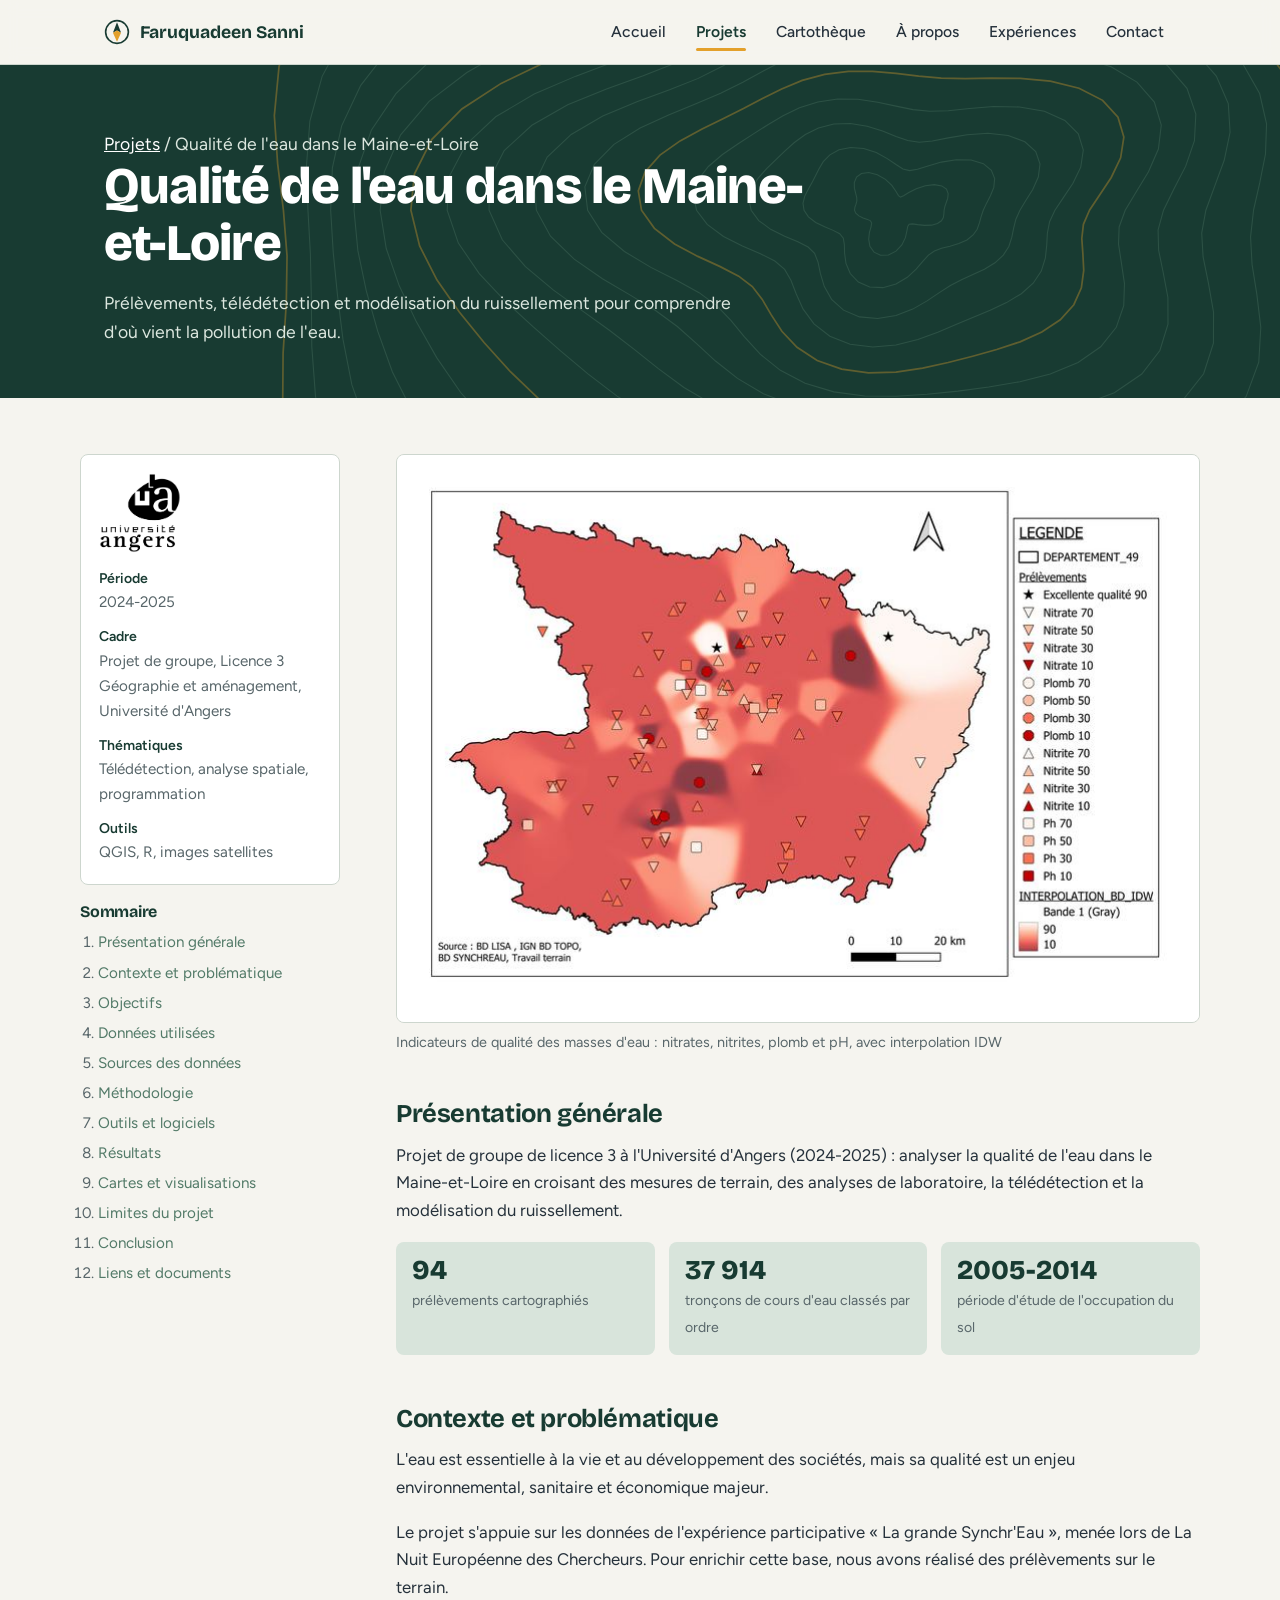
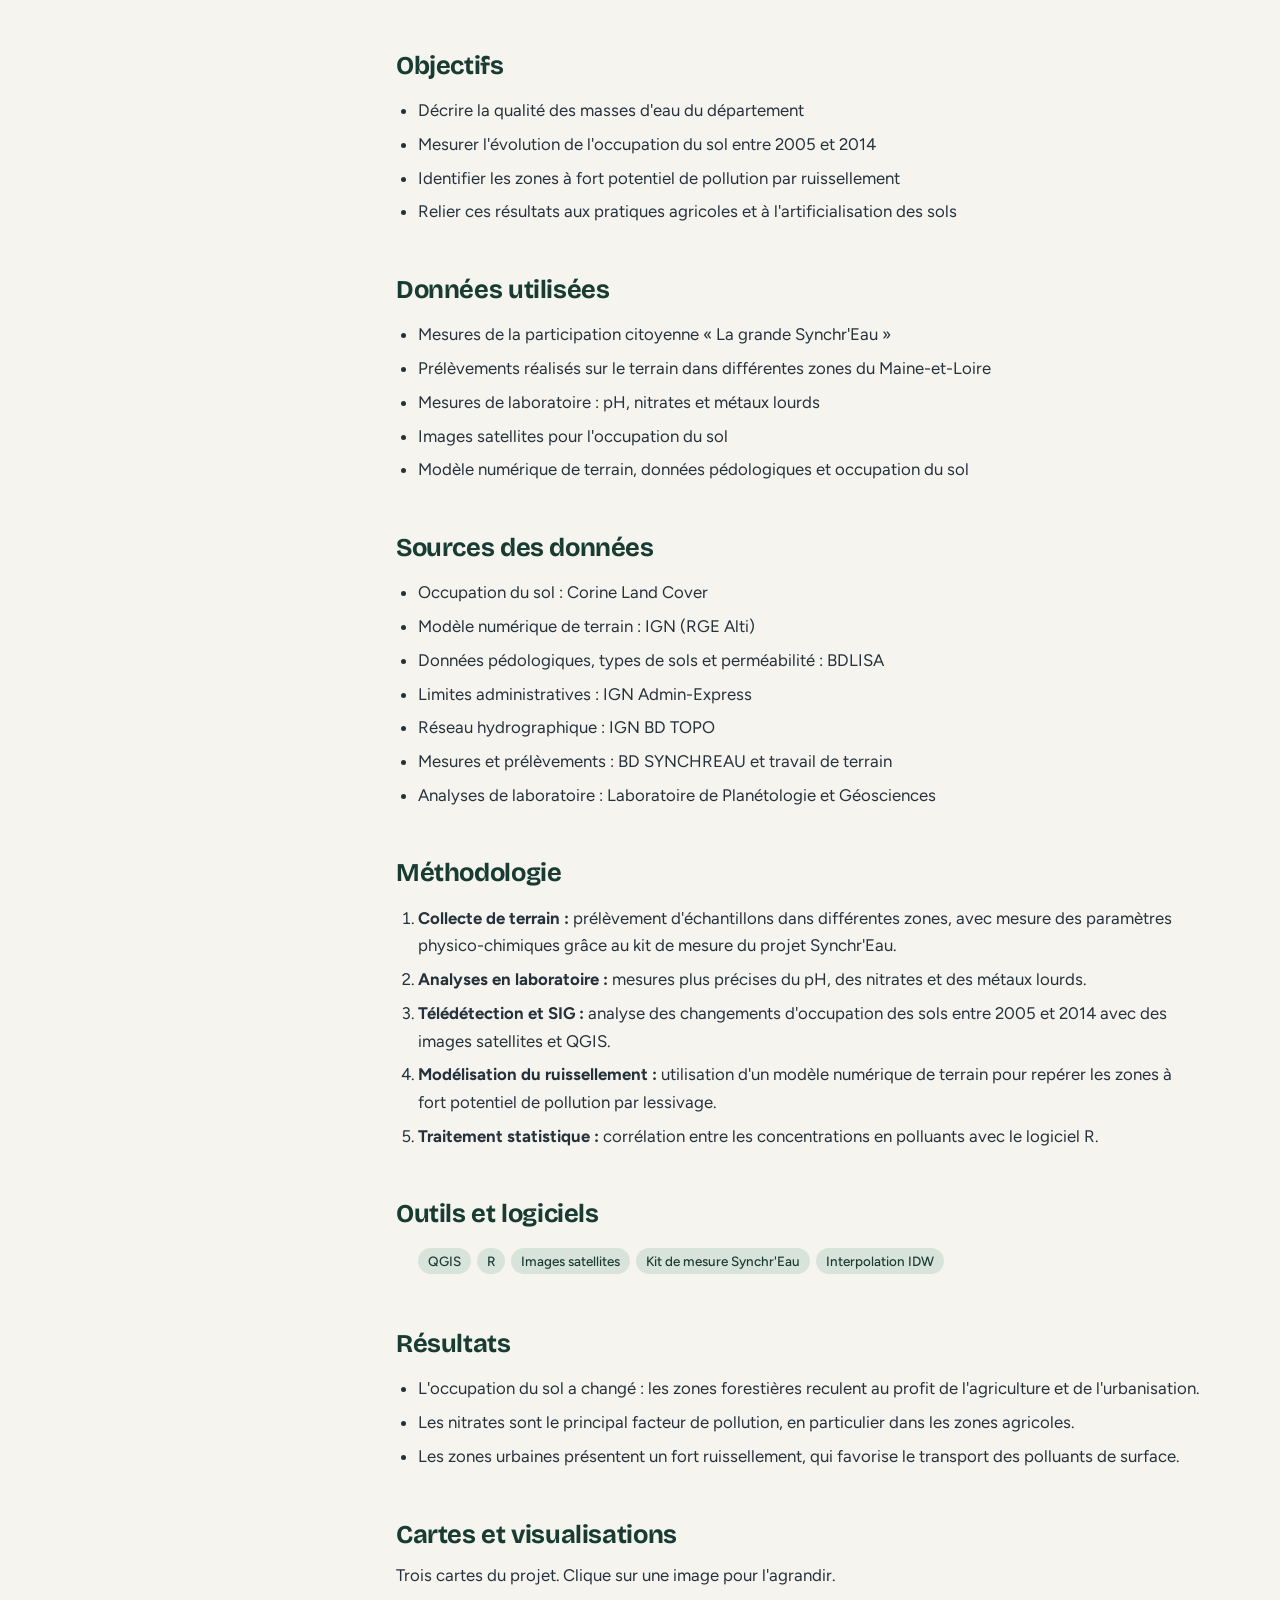
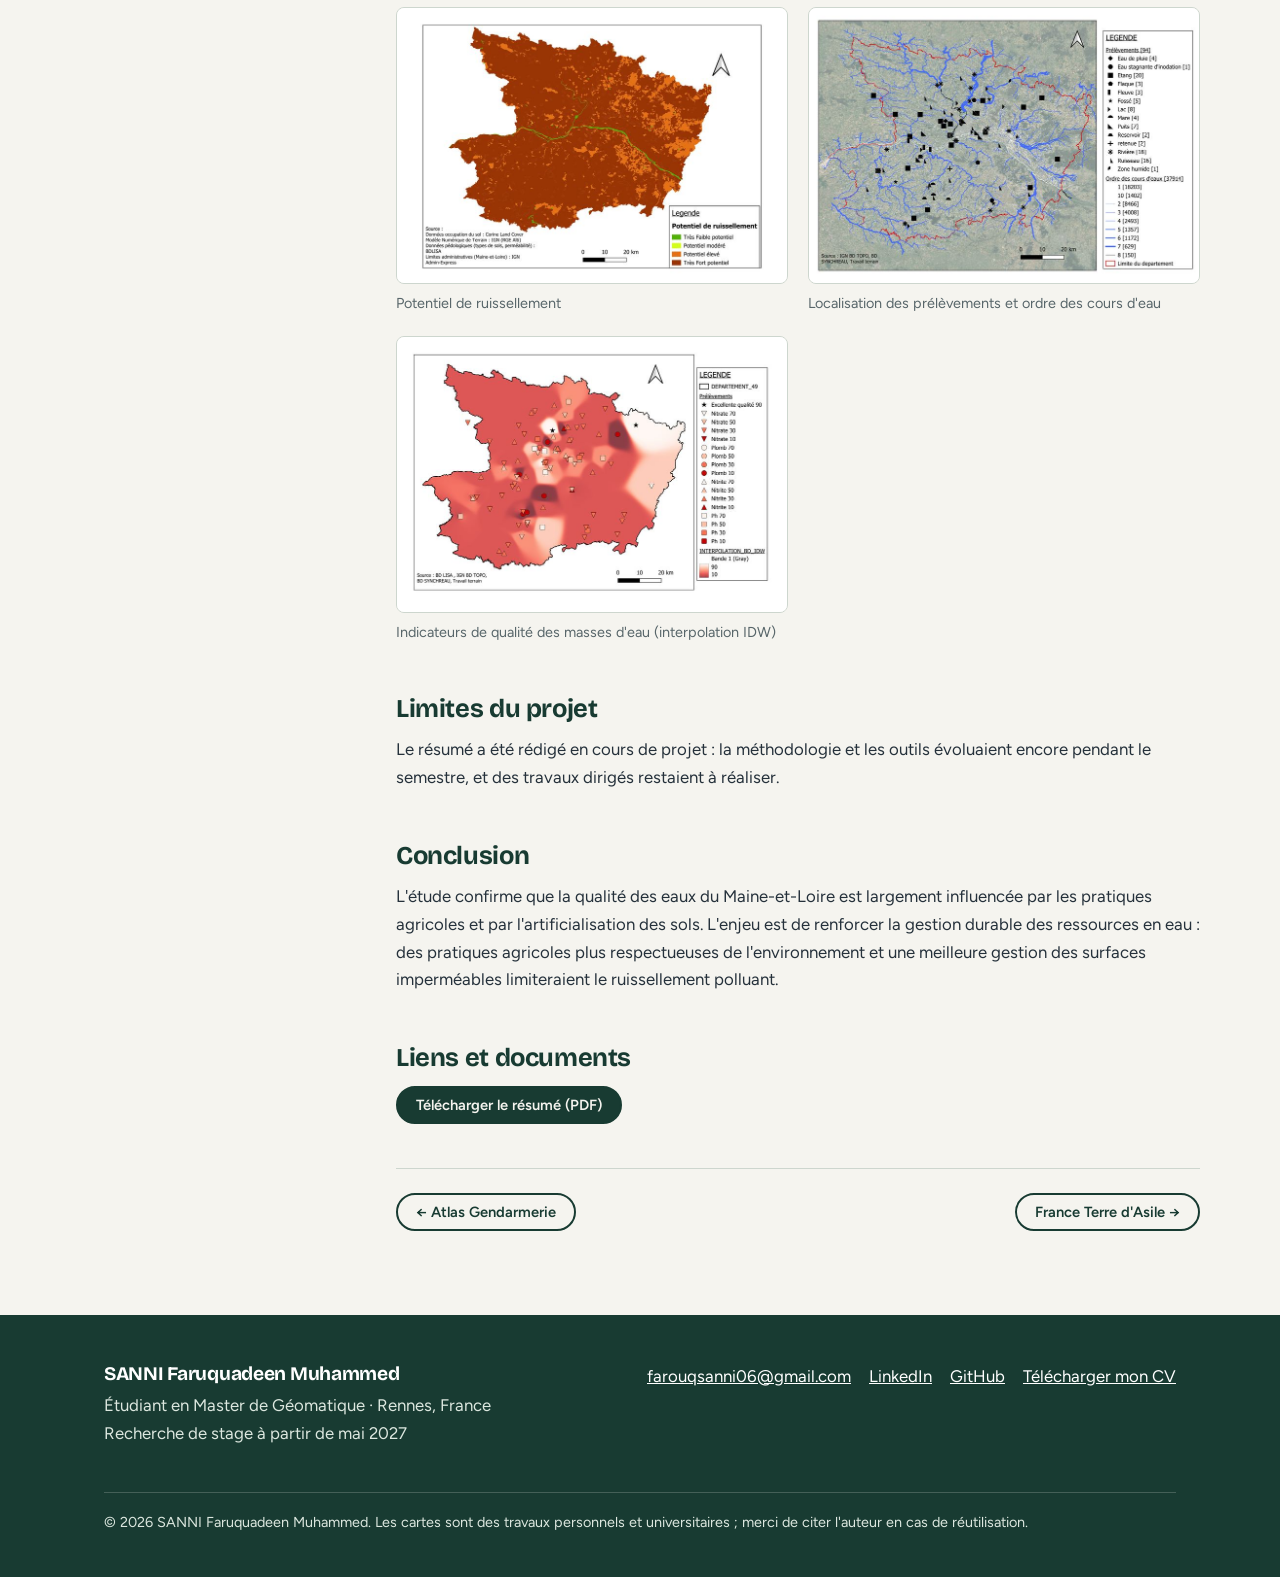
<file: projects/qualite-eau-maine-et-loire.html>
<!DOCTYPE html>
<html lang="fr">
<head>
<meta charset="utf-8">
<meta name="viewport" content="width=device-width, initial-scale=1">
<title>Qualité de l'eau dans le Maine-et-Loire · Faruquadeen Sanni</title>
<meta name="description" content="Projet de licence 3 : analyse de la qualité de l'eau dans le Maine-et-Loire par prélèvements terrain, télédétection, modélisation du ruissellement et statistiques avec R.">
<meta property="og:title" content="Qualité de l'eau dans le Maine-et-Loire · Faruquadeen Sanni">
<meta property="og:description" content="Projet de licence 3 : analyse de la qualité de l'eau dans le Maine-et-Loire par prélèvements terrain, télédétection, modélisation du ruissellement et statistiques avec R.">
<meta property="og:type" content="website">
<link rel="preconnect" href="https://fonts.googleapis.com">
<link rel="preconnect" href="https://fonts.gstatic.com" crossorigin>
<link rel="stylesheet" href="https://fonts.googleapis.com/css2?family=Bricolage+Grotesque:opsz,wght@12..96,500;12..96,700;12..96,800&family=Figtree:wght@400;500;600&display=swap">
<link rel="stylesheet" href="../css/style.css">
<link rel="stylesheet" href="../css/responsive.css">
<link rel="stylesheet" href="../css/animations.css">
</head>
<body data-page="project" data-root="../">
<a class="skip" href="#contenu">Aller au contenu</a>
<header id="site-header"></header>
<main id="contenu">
<div class="page-title"><svg class="topo" data-seed="2"></svg><div class="wrap"><p class="crumbs"><a href="../projects.html">Projets</a> / Qualité de l'eau dans le Maine-et-Loire</p><h1 style="max-width:22ch">Qualité de l'eau dans le Maine-et-Loire</h1><p>Prélèvements, télédétection et modélisation du ruissellement pour comprendre d'où vient la pollution de l'eau.</p></div></div>
<div class="wrap fiche">
  <aside aria-label="Sommaire et informations">
    <div class="infobox"><img class="infologo" src="../assets/logos/universite-angers.png" alt="Logo de l'Université d'Angers"><dl>
      <dt>Période</dt><dd>2024-2025</dd>
      <dt>Cadre</dt><dd>Projet de groupe, Licence 3 Géographie et aménagement, Université d'Angers</dd>
      <dt>Thématiques</dt><dd>Télédétection, analyse spatiale, programmation</dd>
      <dt>Outils</dt><dd>QGIS, R, images satellites</dd>
    </dl></div>
    <h2>Sommaire</h2><ol><li><a href="#presentation">Présentation générale</a></li><li><a href="#contexte">Contexte et problématique</a></li><li><a href="#objectifs">Objectifs</a></li><li><a href="#donnees">Données utilisées</a></li><li><a href="#sources">Sources des données</a></li><li><a href="#methodo">Méthodologie</a></li><li><a href="#outils">Outils et logiciels</a></li><li><a href="#resultats">Résultats</a></li><li><a href="#cartes">Cartes et visualisations</a></li><li><a href="#limites">Limites du projet</a></li><li><a href="#conclusion">Conclusion</a></li><li><a href="#liens">Liens et documents</a></li></ol>
  </aside>
  <article>
    <figure class="main-figure"><button type="button" data-zoom data-full="../assets/maps/eau-qualite.jpg" data-alt="Carte de la qualité des masses d'eau avec interpolation IDW" data-caption="Indicateurs de qualité des masses d'eau : nitrates, nitrites, plomb et pH, avec interpolation IDW" aria-label="Agrandir : Indicateurs de qualité des masses d'eau : nitrates, nitrites, plomb et pH, avec interpolation IDW"><img src="../assets/thumbs/eau-qualite.jpg" alt="Carte de la qualité des masses d'eau avec interpolation IDW" data-missing></button><figcaption>Indicateurs de qualité des masses d'eau : nitrates, nitrites, plomb et pH, avec interpolation IDW</figcaption></figure>
    <section id="presentation"><h2>Présentation générale</h2><p>Projet de groupe de licence 3 à l'Université d'Angers (2024-2025) : analyser la qualité de l'eau dans le Maine-et-Loire en croisant des mesures de terrain, des analyses de laboratoire, la télédétection et la modélisation du ruissellement.</p><div class="nums"><div><b>94</b><span>prélèvements cartographiés</span></div><div><b>37 914</b><span>tronçons de cours d'eau classés par ordre</span></div><div><b>2005-2014</b><span>période d'étude de l'occupation du sol</span></div></div></section><section id="contexte"><h2>Contexte et problématique</h2><p>L'eau est essentielle à la vie et au développement des sociétés, mais sa qualité est un enjeu environnemental, sanitaire et économique majeur.</p><p>Le projet s'appuie sur les données de l'expérience participative « La grande Synchr'Eau », menée lors de La Nuit Européenne des Chercheurs. Pour enrichir cette base, nous avons réalisé des prélèvements sur le terrain.</p></section><section id="objectifs"><h2>Objectifs</h2><ul><li>Décrire la qualité des masses d'eau du département</li><li>Mesurer l'évolution de l'occupation du sol entre 2005 et 2014</li><li>Identifier les zones à fort potentiel de pollution par ruissellement</li><li>Relier ces résultats aux pratiques agricoles et à l'artificialisation des sols</li></ul></section><section id="donnees"><h2>Données utilisées</h2><ul><li>Mesures de la participation citoyenne « La grande Synchr'Eau »</li><li>Prélèvements réalisés sur le terrain dans différentes zones du Maine-et-Loire</li><li>Mesures de laboratoire : pH, nitrates et métaux lourds</li><li>Images satellites pour l'occupation du sol</li><li>Modèle numérique de terrain, données pédologiques et occupation du sol</li></ul></section><section id="sources"><h2>Sources des données</h2><ul><li>Occupation du sol : Corine Land Cover</li><li>Modèle numérique de terrain : IGN (RGE Alti)</li><li>Données pédologiques, types de sols et perméabilité : BDLISA</li><li>Limites administratives : IGN Admin-Express</li><li>Réseau hydrographique : IGN BD TOPO</li><li>Mesures et prélèvements : BD SYNCHREAU et travail de terrain</li><li>Analyses de laboratoire : Laboratoire de Planétologie et Géosciences</li></ul></section><section id="methodo"><h2>Méthodologie</h2><ol><li><strong>Collecte de terrain :</strong> prélèvement d'échantillons dans différentes zones, avec mesure des paramètres physico-chimiques grâce au kit de mesure du projet Synchr'Eau.</li><li><strong>Analyses en laboratoire :</strong> mesures plus précises du pH, des nitrates et des métaux lourds.</li><li><strong>Télédétection et SIG :</strong> analyse des changements d'occupation des sols entre 2005 et 2014 avec des images satellites et QGIS.</li><li><strong>Modélisation du ruissellement :</strong> utilisation d'un modèle numérique de terrain pour repérer les zones à fort potentiel de pollution par lessivage.</li><li><strong>Traitement statistique :</strong> corrélation entre les concentrations en polluants avec le logiciel R.</li></ol></section><section id="outils"><h2>Outils et logiciels</h2><ul class="tags"><li>QGIS</li><li>R</li><li>Images satellites</li><li>Kit de mesure Synchr'Eau</li><li>Interpolation IDW</li></ul></section><section id="resultats"><h2>Résultats</h2><ul><li>L'occupation du sol a changé : les zones forestières reculent au profit de l'agriculture et de l'urbanisation.</li><li>Les nitrates sont le principal facteur de pollution, en particulier dans les zones agricoles.</li><li>Les zones urbaines présentent un fort ruissellement, qui favorise le transport des polluants de surface.</li></ul></section><section id="cartes"><h2>Cartes et visualisations</h2><p>Trois cartes du projet. Clique sur une image pour l'agrandir.</p><div class="figs"><figure><button type="button" data-zoom data-full="../assets/maps/eau-ruissellement.jpg" data-alt="Carte du potentiel de ruissellement dans le Maine-et-Loire, de très faible à très fort potentiel" data-caption="Potentiel de ruissellement" aria-label="Agrandir : Potentiel de ruissellement"><img src="../assets/thumbs/eau-ruissellement.jpg" alt="Carte du potentiel de ruissellement dans le Maine-et-Loire, de très faible à très fort potentiel" loading="lazy" data-missing></button><figcaption>Potentiel de ruissellement</figcaption></figure><figure><button type="button" data-zoom data-full="../assets/maps/eau-prelevements.jpg" data-alt="Carte de localisation des 94 prélèvements et des cours d'eau du Maine-et-Loire" data-caption="Localisation des prélèvements et ordre des cours d'eau" aria-label="Agrandir : Localisation des prélèvements et ordre des cours d'eau"><img src="../assets/thumbs/eau-prelevements.jpg" alt="Carte de localisation des 94 prélèvements et des cours d'eau du Maine-et-Loire" loading="lazy" data-missing></button><figcaption>Localisation des prélèvements et ordre des cours d'eau</figcaption></figure><figure><button type="button" data-zoom data-full="../assets/maps/eau-qualite.jpg" data-alt="Carte de la qualité des masses d'eau avec interpolation IDW" data-caption="Indicateurs de qualité des masses d'eau (interpolation IDW)" aria-label="Agrandir : Indicateurs de qualité des masses d'eau (interpolation IDW)"><img src="../assets/thumbs/eau-qualite.jpg" alt="Carte de la qualité des masses d'eau avec interpolation IDW" loading="lazy" data-missing></button><figcaption>Indicateurs de qualité des masses d'eau (interpolation IDW)</figcaption></figure></div></section><section id="limites"><h2>Limites du projet</h2><p>Le résumé a été rédigé en cours de projet : la méthodologie et les outils évoluaient encore pendant le semestre, et des travaux dirigés restaient à réaliser.</p></section><section id="conclusion"><h2>Conclusion</h2><p>L'étude confirme que la qualité des eaux du Maine-et-Loire est largement influencée par les pratiques agricoles et par l'artificialisation des sols. L'enjeu est de renforcer la gestion durable des ressources en eau : des pratiques agricoles plus respectueuses de l'environnement et une meilleure gestion des surfaces imperméables limiteraient le ruissellement polluant.</p></section><section id="liens"><h2>Liens et documents</h2><div class="docs"><a class="btn small" href="../assets/documents/resume-qualite-eau.pdf" download>Télécharger le résumé (PDF)</a></div></section>
    <div class="proj-nav"><a class="btn ghost small" href="gendarmerie-reseaux.html">&larr; Atlas Gendarmerie</a><a class="btn ghost small" href="france-terre-asile.html">France Terre d'Asile &rarr;</a></div>
  </article>
</div>
</main>
<footer id="site-footer"></footer>
<script src="../js/config.js"></script>
<script src="../js/data.js"></script>
<script src="../js/main.js"></script>
</body>
</html>
</file>
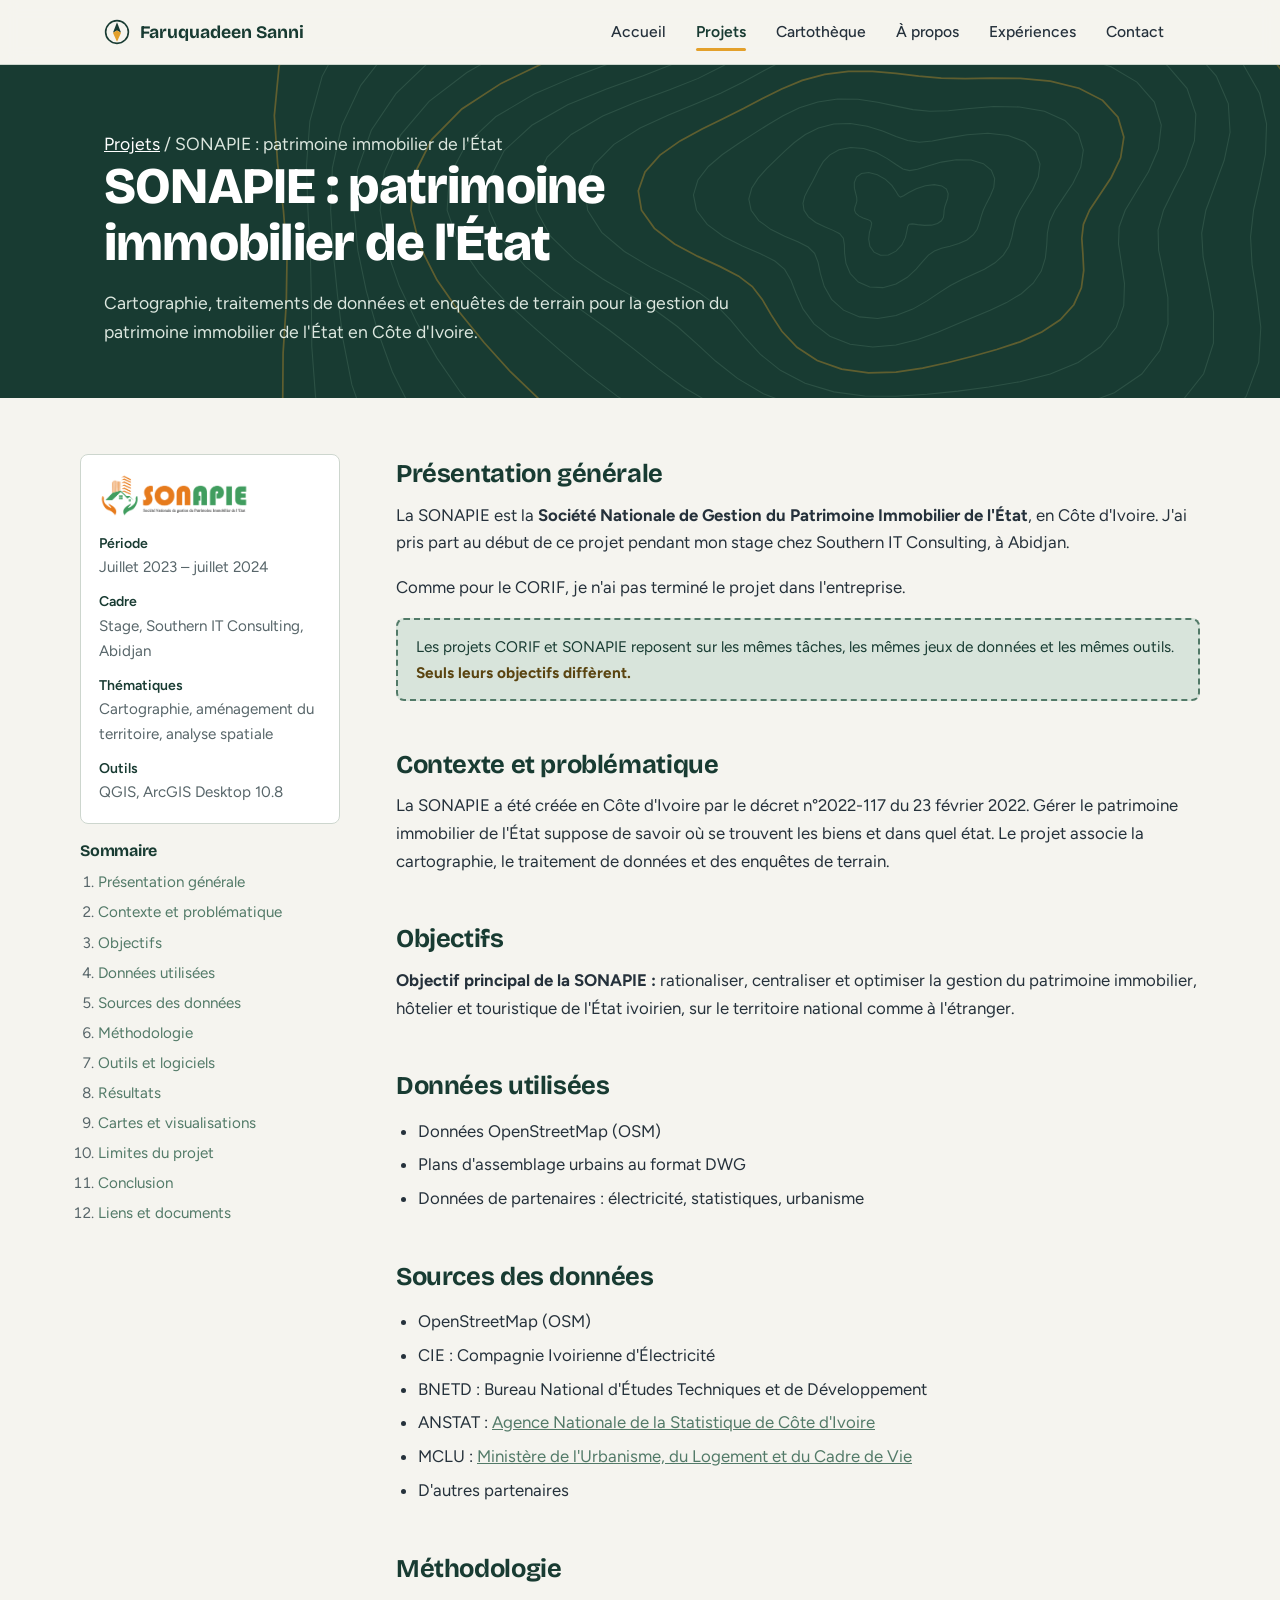
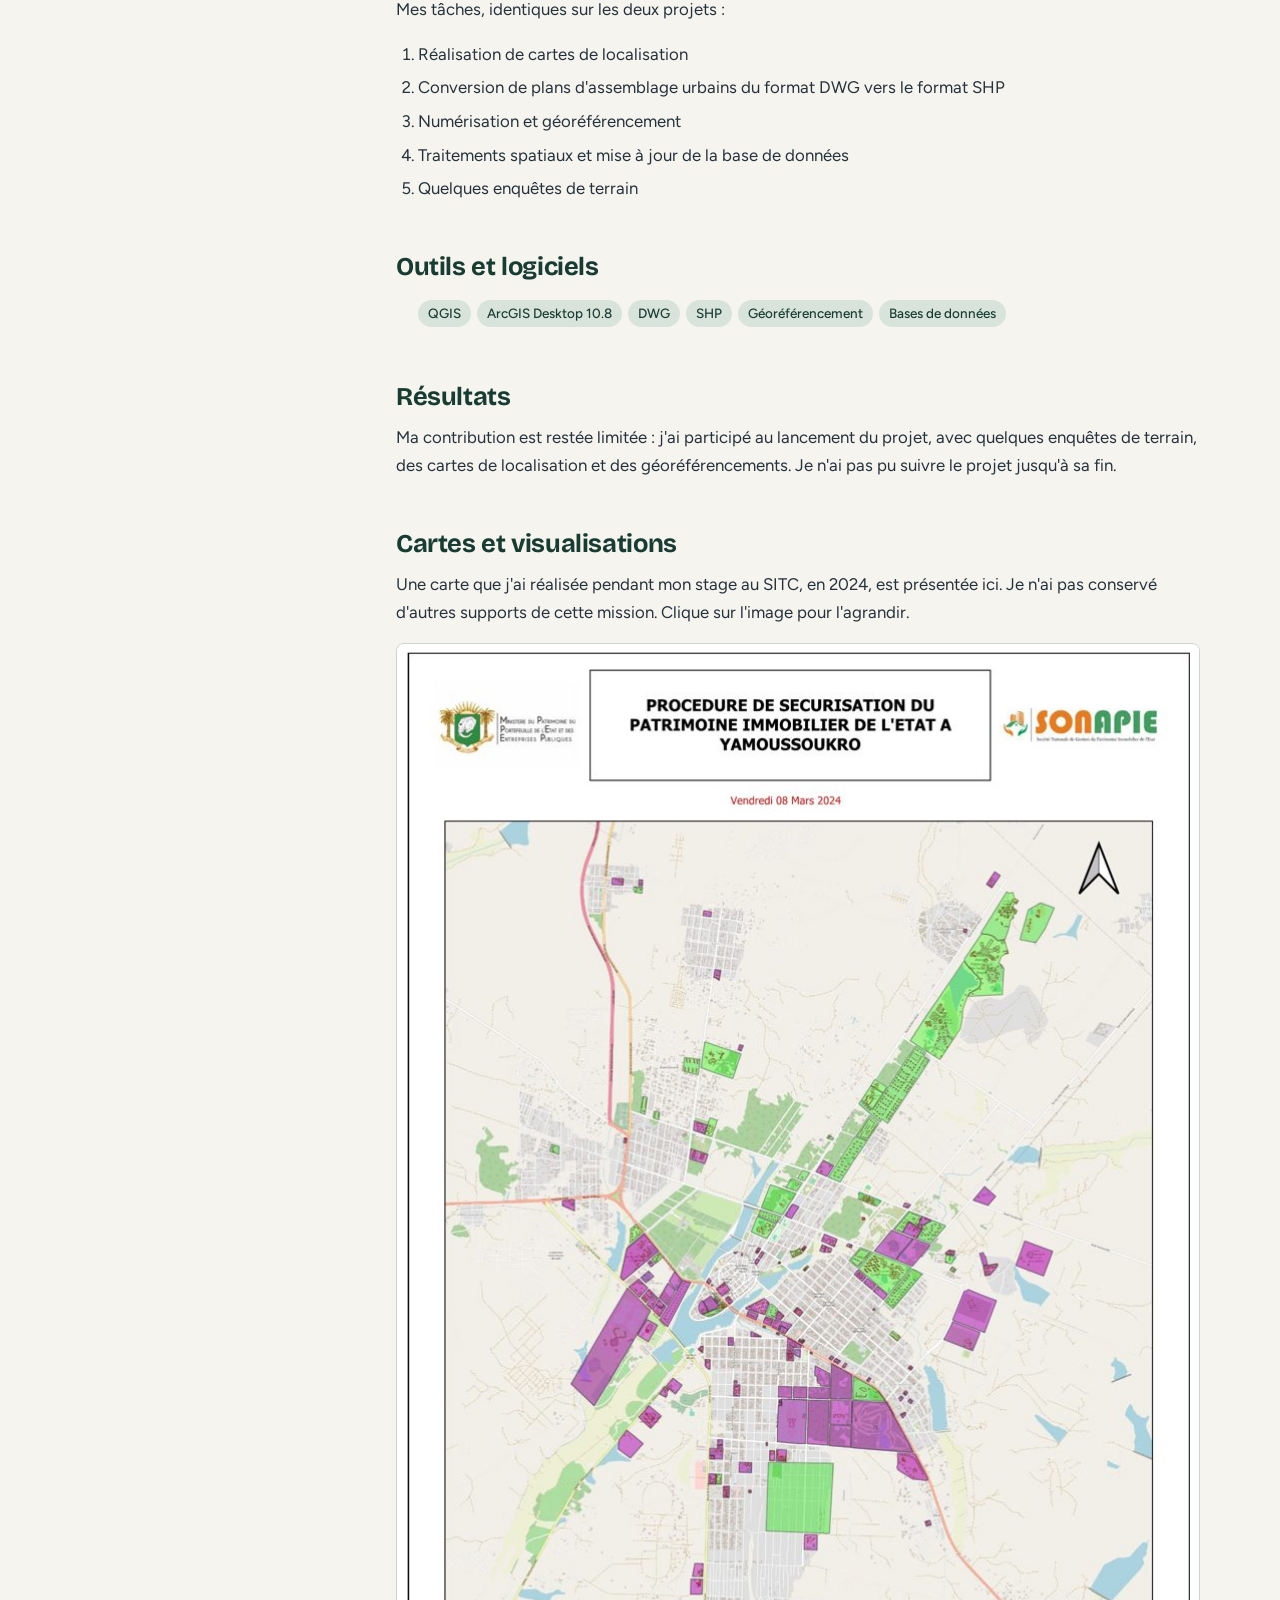
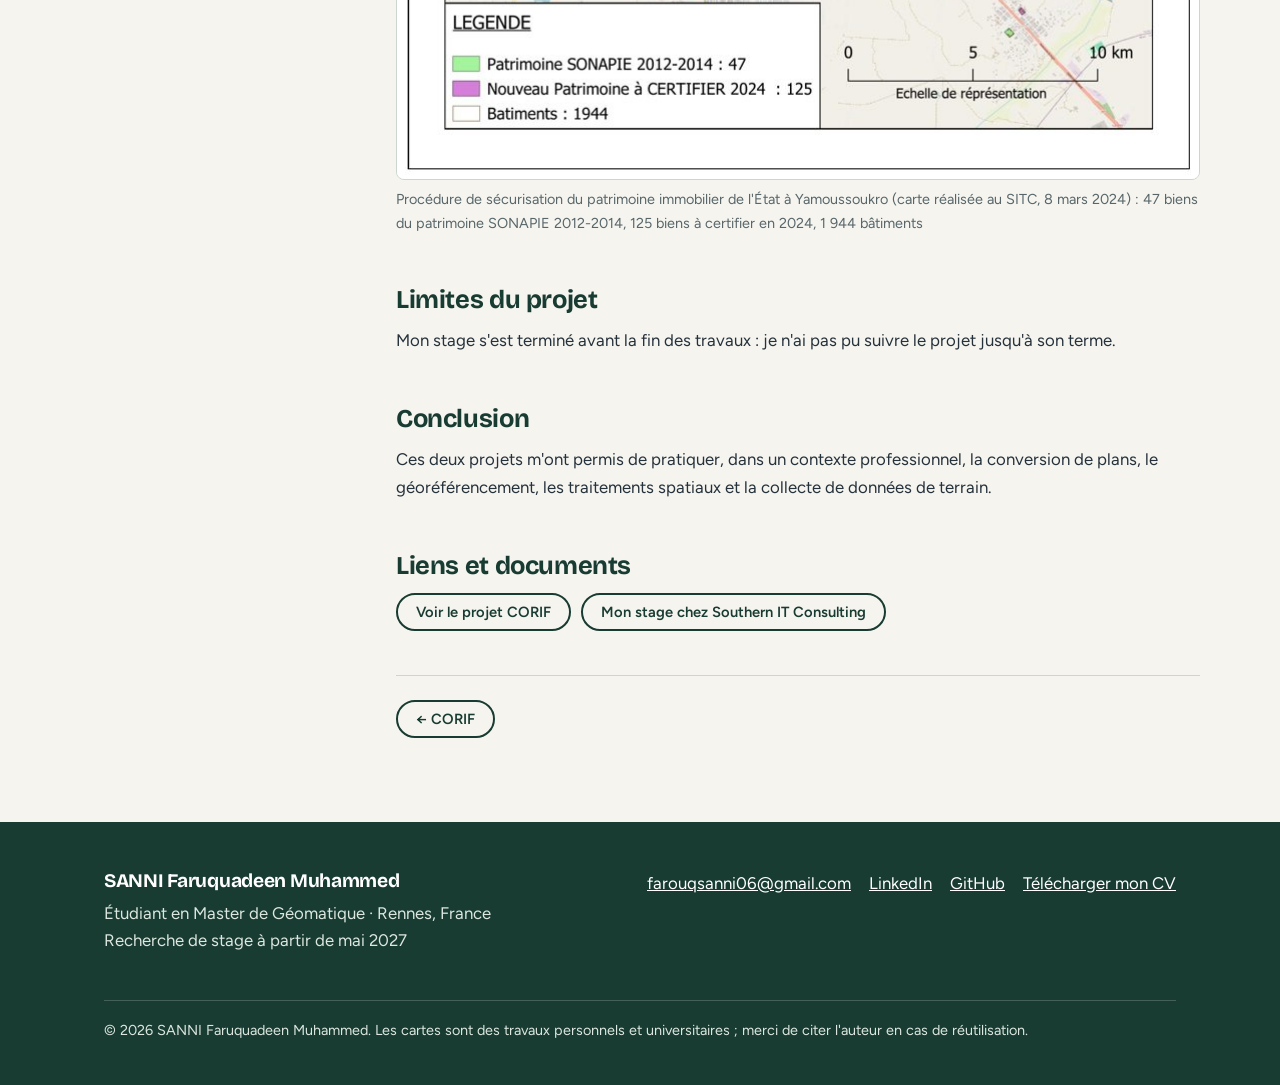
<file: projects/sonapie.html>
<!DOCTYPE html>
<html lang="fr">
<head>
<meta charset="utf-8">
<meta name="viewport" content="width=device-width, initial-scale=1">
<title>SONAPIE : patrimoine immobilier de l'État · Faruquadeen Sanni</title>
<meta name="description" content="Participation au projet SONAPIE (Société Nationale de Gestion du Patrimoine Immobilier de l'État) en Côte d'Ivoire : cartographie, traitements de données et enquêtes de terrain.">
<meta property="og:title" content="SONAPIE : patrimoine immobilier de l'État · Faruquadeen Sanni">
<meta property="og:description" content="Participation au projet SONAPIE (Société Nationale de Gestion du Patrimoine Immobilier de l'État) en Côte d'Ivoire : cartographie, traitements de données et enquêtes de terrain.">
<meta property="og:type" content="website">
<link rel="preconnect" href="https://fonts.googleapis.com">
<link rel="preconnect" href="https://fonts.gstatic.com" crossorigin>
<link rel="stylesheet" href="https://fonts.googleapis.com/css2?family=Bricolage+Grotesque:opsz,wght@12..96,500;12..96,700;12..96,800&family=Figtree:wght@400;500;600&display=swap">
<link rel="stylesheet" href="../css/style.css">
<link rel="stylesheet" href="../css/responsive.css">
<link rel="stylesheet" href="../css/animations.css">
</head>
<body data-page="project" data-root="../">
<a class="skip" href="#contenu">Aller au contenu</a>
<header id="site-header"></header>
<main id="contenu">
<div class="page-title"><svg class="topo" data-seed="2"></svg><div class="wrap"><p class="crumbs"><a href="../projects.html">Projets</a> / SONAPIE : patrimoine immobilier de l'État</p><h1 style="max-width:22ch">SONAPIE : patrimoine immobilier de l'État</h1><p>Cartographie, traitements de données et enquêtes de terrain pour la gestion du patrimoine immobilier de l'État en Côte d'Ivoire.</p></div></div>
<div class="wrap fiche">
  <aside aria-label="Sommaire et informations">
    <div class="infobox"><img class="infologo" src="../assets/logos/sonapie.png" alt="Logo de la SONAPIE"><dl>
      <dt>Période</dt><dd>Juillet 2023 – juillet 2024</dd>
      <dt>Cadre</dt><dd>Stage, Southern IT Consulting, Abidjan</dd>
      <dt>Thématiques</dt><dd>Cartographie, aménagement du territoire, analyse spatiale</dd>
      <dt>Outils</dt><dd>QGIS, ArcGIS Desktop 10.8</dd>
    </dl></div>
    <h2>Sommaire</h2><ol><li><a href="#presentation">Présentation générale</a></li><li><a href="#contexte">Contexte et problématique</a></li><li><a href="#objectifs">Objectifs</a></li><li><a href="#donnees">Données utilisées</a></li><li><a href="#sources">Sources des données</a></li><li><a href="#methodo">Méthodologie</a></li><li><a href="#outils">Outils et logiciels</a></li><li><a href="#resultats">Résultats</a></li><li><a href="#cartes">Cartes et visualisations</a></li><li><a href="#limites">Limites du projet</a></li><li><a href="#conclusion">Conclusion</a></li><li><a href="#liens">Liens et documents</a></li></ol>
  </aside>
  <article>
    
    <section id="presentation"><h2>Présentation générale</h2><p>La SONAPIE est la <strong>Société Nationale de Gestion du Patrimoine Immobilier de l'État</strong>, en Côte d'Ivoire. J'ai pris part au début de ce projet pendant mon stage chez Southern IT Consulting, à Abidjan.</p><p>Comme pour le CORIF, je n'ai pas terminé le projet dans l'entreprise.</p><p class="todo" style="background:var(--green-100);border-color:var(--green-700);color:var(--green-900)">Les projets CORIF et SONAPIE reposent sur les mêmes tâches, les mêmes jeux de données et les mêmes outils. <strong>Seuls leurs objectifs diffèrent.</strong></p></section><section id="contexte"><h2>Contexte et problématique</h2><p>La SONAPIE a été créée en Côte d'Ivoire par le décret n°2022-117 du 23 février 2022. Gérer le patrimoine immobilier de l'État suppose de savoir où se trouvent les biens et dans quel état. Le projet associe la cartographie, le traitement de données et des enquêtes de terrain.</p></section><section id="objectifs"><h2>Objectifs</h2><p><strong>Objectif principal de la SONAPIE :</strong> rationaliser, centraliser et optimiser la gestion du patrimoine immobilier, hôtelier et touristique de l'État ivoirien, sur le territoire national comme à l'étranger.</p></section><section id="donnees"><h2>Données utilisées</h2><ul><li>Données OpenStreetMap (OSM)</li><li>Plans d'assemblage urbains au format DWG</li><li>Données de partenaires : électricité, statistiques, urbanisme</li></ul></section><section id="sources"><h2>Sources des données</h2><ul><li>OpenStreetMap (OSM)</li><li>CIE : Compagnie Ivoirienne d'Électricité</li><li>BNETD : Bureau National d'Études Techniques et de Développement</li><li>ANSTAT : <a href="https://anstat.ci/" target="_blank" rel="noopener">Agence Nationale de la Statistique de Côte d'Ivoire</a></li><li>MCLU : <a href="https://www.construction.gouv.ci/" target="_blank" rel="noopener">Ministère de l'Urbanisme, du Logement et du Cadre de Vie</a></li><li>D'autres partenaires</li></ul></section><section id="methodo"><h2>Méthodologie</h2><p>Mes tâches, identiques sur les deux projets :</p><ol><li>Réalisation de cartes de localisation</li><li>Conversion de plans d'assemblage urbains du format DWG vers le format SHP</li><li>Numérisation et géoréférencement</li><li>Traitements spatiaux et mise à jour de la base de données</li><li>Quelques enquêtes de terrain</li></ol></section><section id="outils"><h2>Outils et logiciels</h2><ul class="tags"><li>QGIS</li><li>ArcGIS Desktop 10.8</li><li>DWG</li><li>SHP</li><li>Géoréférencement</li><li>Bases de données</li></ul></section><section id="resultats"><h2>Résultats</h2><p>Ma contribution est restée limitée : j'ai participé au lancement du projet, avec quelques enquêtes de terrain, des cartes de localisation et des géoréférencements. Je n'ai pas pu suivre le projet jusqu'à sa fin.</p></section><section id="cartes"><h2>Cartes et visualisations</h2><p>Une carte que j'ai réalisée pendant mon stage au SITC, en 2024, est présentée ici. Je n'ai pas conservé d'autres supports de cette mission. Clique sur l'image pour l'agrandir.</p><figure class="main-figure"><button type="button" data-zoom data-full="../assets/maps/yamoussoukro-patrimoine-etat.jpg" data-alt="Carte de la procédure de sécurisation du patrimoine immobilier de l'État à Yamoussoukro : patrimoine SONAPIE 2012-2014 et nouveau patrimoine à certifier en 2024" data-caption="Procédure de sécurisation du patrimoine immobilier de l'État à Yamoussoukro (carte réalisée au SITC, 8 mars 2024) : 47 biens du patrimoine SONAPIE 2012-2014, 125 biens à certifier en 2024, 1 944 bâtiments" aria-label="Agrandir : Procédure de sécurisation du patrimoine immobilier de l'État à Yamoussoukro (carte réalisée au SITC, 8 mars 2024) : 47 biens du patrimoine SONAPIE 2012-2014, 125 biens à certifier en 2024, 1 944 bâtiments"><img src="../assets/thumbs/yamoussoukro-patrimoine-etat.jpg" alt="Carte de la procédure de sécurisation du patrimoine immobilier de l'État à Yamoussoukro : patrimoine SONAPIE 2012-2014 et nouveau patrimoine à certifier en 2024" data-missing></button><figcaption>Procédure de sécurisation du patrimoine immobilier de l'État à Yamoussoukro (carte réalisée au SITC, 8 mars 2024) : 47 biens du patrimoine SONAPIE 2012-2014, 125 biens à certifier en 2024, 1 944 bâtiments</figcaption></figure></section><section id="limites"><h2>Limites du projet</h2><p>Mon stage s'est terminé avant la fin des travaux : je n'ai pas pu suivre le projet jusqu'à son terme.</p></section><section id="conclusion"><h2>Conclusion</h2><p>Ces deux projets m'ont permis de pratiquer, dans un contexte professionnel, la conversion de plans, le géoréférencement, les traitements spatiaux et la collecte de données de terrain.</p></section><section id="liens"><h2>Liens et documents</h2><div class="docs"><a class="btn ghost small" href="corif.html">Voir le projet CORIF</a><a class="btn ghost small" href="../experiences.html">Mon stage chez Southern IT Consulting</a></div></section>
    <div class="proj-nav"><a class="btn ghost small" href="corif.html">&larr; CORIF</a><span></span></div>
  </article>
</div>
</main>
<footer id="site-footer"></footer>
<script src="../js/config.js"></script>
<script src="../js/data.js"></script>
<script src="../js/main.js"></script>
</body>
</html>
</file>
<file: css/style.css>
/* ==========================================================
   PORTFOLIO – Faruquadeen Sanni
   Feuille de style principale. Les couleurs se changent ici.
   ========================================================== */
:root{
  --green-900:#183B32;   /* couleur principale */
  --green-700:#527A68;   /* vert sauge : éléments secondaires */
  --green-100:#D8E4DB;   /* vert clair */
  --paper:#F5F4EF;       /* fond */
  --ink:#25313B;         /* texte */
  --amber:#E3A02B;       /* accent ponctuel (éléments cartographiques) */
  --line:#CDD6CE;
  --muted:#58666A;
  --white:#FFFFFF;
  --radius:8px;
  --maxw:1120px;
  --font-title:'Bricolage Grotesque',system-ui,sans-serif;
  --font-body:'Figtree',system-ui,sans-serif;
}
*,*::before,*::after{box-sizing:border-box}
[hidden]{display:none!important}
html{scroll-behavior:smooth;scroll-padding-top:80px}
body{margin:0;background:var(--paper);color:var(--ink);font:400 1.05rem/1.65 var(--font-body);-webkit-font-smoothing:antialiased}
img{max-width:100%;display:block}
h1,h2,h3,h4{font-family:var(--font-title);color:var(--green-900);line-height:1.12;letter-spacing:-.015em;margin:0 0 .5em}
h1{font-size:clamp(2.3rem,5.4vw,4rem);font-weight:800}
h2{font-size:clamp(1.7rem,3.4vw,2.4rem);font-weight:700}
h3{font-size:1.25rem;font-weight:700}
p{margin:0 0 1em}
a{color:var(--green-700)}
a:hover{color:var(--green-900)}
:focus-visible{outline:3px solid var(--amber);outline-offset:3px;border-radius:3px}
.wrap{max-width:var(--maxw);margin:0 auto;padding:0 24px}
.skip{position:absolute;left:-999px;top:8px;background:var(--green-900);color:#fff;padding:8px 14px;border-radius:6px;z-index:100}
.skip:focus{left:8px}

/* ---------- En-tête ---------- */
.site-header{position:sticky;top:0;z-index:50;background:rgba(245,244,239,.94);backdrop-filter:blur(8px);border-bottom:1px solid var(--line);min-height:64px}
.site-header .wrap{display:flex;align-items:center;justify-content:space-between;gap:20px;height:64px}
.brand{display:flex;align-items:center;gap:10px;font:700 1.1rem var(--font-title);color:var(--green-900);text-decoration:none}
.brand svg{width:26px;height:26px}
.nav{display:flex;gap:6px;list-style:none;margin:0;padding:0}
.nav a{display:block;padding:8px 12px;text-decoration:none;color:var(--ink);font-weight:500;font-size:.98rem;border-radius:6px;position:relative}
.nav a:hover{background:var(--green-100)}
.nav a[aria-current="page"]{color:var(--green-900);font-weight:600}
.nav a[aria-current="page"]::after{content:"";position:absolute;left:12px;right:12px;bottom:2px;height:3px;background:var(--amber);border-radius:2px}
.burger{display:none;background:none;border:2px solid var(--green-900);border-radius:8px;width:44px;height:44px;cursor:pointer;color:var(--green-900)}
.burger span,.burger span::before,.burger span::after{display:block;width:20px;height:2px;background:currentColor;position:relative;margin:auto;transition:transform .25s,background .25s}
.burger span::before,.burger span::after{content:"";position:absolute;left:0}
.burger span::before{top:-6px}.burger span::after{top:6px}
.burger[aria-expanded=true] span{background:transparent}
.burger[aria-expanded=true] span::before{transform:translateY(6px) rotate(45deg)}
.burger[aria-expanded=true] span::after{transform:translateY(-6px) rotate(-45deg)}

/* ---------- Boutons ---------- */
.btn{display:inline-block;padding:12px 24px;border-radius:999px;font:600 1rem var(--font-body);text-decoration:none;border:2px solid var(--green-900);background:var(--green-900);color:var(--paper);cursor:pointer;transition:transform .2s,background .2s,color .2s}
.btn:hover{transform:translateY(-2px);background:var(--green-700);border-color:var(--green-700);color:#fff}
.btn.ghost{background:transparent;color:var(--green-900)}
.btn.ghost:hover{background:var(--green-900);color:#fff;border-color:var(--green-900)}
.btn.amber{background:var(--amber);border-color:var(--amber);color:var(--green-900)}
.btn.amber:hover{background:#f0b445;border-color:#f0b445;color:var(--green-900)}
.btn.light{background:transparent;border-color:rgba(245,244,239,.7);color:var(--paper)}
.btn.light:hover{background:var(--paper);color:var(--green-900);border-color:var(--paper)}
.btn.small{padding:8px 18px;font-size:.92rem}
.btn-row{display:flex;flex-wrap:wrap;gap:12px}

/* ---------- Accueil : hero ---------- */
.hero{position:relative;background:var(--green-900);color:var(--paper);overflow:hidden}
.hero .topo{position:absolute;inset:0;width:100%;height:100%;opacity:.5}
.hero .wrap{position:relative;display:grid;grid-template-columns:1.05fr 1fr;gap:56px;align-items:center;padding-top:72px;padding-bottom:72px}
.hero h1{color:#fff;margin-bottom:.35em}
.hero .role{font:600 1.35rem var(--font-title);color:var(--amber);margin-bottom:18px}
.hero p.lead{font-size:1.15rem;color:#DCE7DF;max-width:46ch;margin-bottom:28px}
.status{display:inline-flex;align-items:center;gap:10px;margin-bottom:22px;font-size:.95rem;color:#DCE7DF}
.status i{width:10px;height:10px;border-radius:50%;background:var(--amber);box-shadow:0 0 0 5px rgba(227,160,43,.25)}

/* Cartouche : la carte du hero est présentée comme une planche cartographique */
.sheet{position:relative;background:var(--paper);padding:10px;border-radius:4px;box-shadow:0 18px 40px rgba(0,0,0,.28)}
.sheet-inner{border:2px solid var(--green-900);padding:4px;background:#fff}
.sheet img{width:100%;height:auto;border:1px solid var(--line)}
.sheet-foot{display:flex;align-items:center;justify-content:space-between;gap:12px;padding:10px 6px 2px;font-size:.84rem;color:var(--muted)}
.sheet-foot a{color:var(--green-900);font-weight:600}
.scalebar{display:inline-flex;height:7px;width:84px;border:1.5px solid var(--green-900);flex:none}
.scalebar i{flex:1;background:var(--green-900)}.scalebar i:nth-child(even){background:#fff}
.north{position:absolute;top:22px;right:22px;width:38px;height:38px;background:rgba(245,244,239,.92);border-radius:50%;display:grid;place-items:center}
.north svg{width:24px;height:24px}

/* ---------- Sections ---------- */
section.block{padding:84px 0}
section.alt{background:var(--green-100)}
.section-head{display:flex;justify-content:space-between;align-items:flex-end;gap:24px;flex-wrap:wrap;margin-bottom:36px}
.section-head h2{margin:0 0 6px}
.section-head p{margin:0;color:var(--muted);max-width:56ch}
.page-title{background:var(--green-900);color:var(--paper);padding:64px 0 52px;position:relative;overflow:hidden}
.page-title .topo{position:absolute;inset:0;width:100%;height:100%;opacity:.35}
.page-title .wrap{position:relative}
.page-title h1{color:#fff;font-size:clamp(2rem,4.4vw,3.2rem);margin-bottom:.3em}
.page-title p{color:#DCE7DF;max-width:60ch;margin:0;font-size:1.1rem}
.crumbs{font-size:.92rem;margin-bottom:14px;color:#DCE7DF}
.crumbs a{color:#fff}

/* ---------- Cartes projets ---------- */
.grid{display:grid;grid-template-columns:repeat(auto-fill,minmax(320px,1fr));gap:26px}
.card{background:var(--white);border:1px solid var(--line);border-radius:var(--radius);overflow:hidden;display:flex;flex-direction:column;transition:border-color .25s,transform .25s}
.card:hover{border-color:var(--green-700);transform:translateY(-4px)}
.cover{position:relative;aspect-ratio:3/2;overflow:hidden;background:var(--green-900)}
.cover img{width:100%;height:100%;object-fit:cover;transition:transform .5s}
.card:hover .cover img{transform:scale(1.04)}
.cover.logo img,.card:hover .cover.logo img{transform:none}
.cover.logo{display:grid;place-items:center;background:#fff;border-bottom:1px solid var(--line)}
.cover.logo img{width:auto;height:auto;max-width:70%;max-height:66%;object-fit:contain}
.cover.logo.missing{background:var(--green-900);border-bottom:0}
.cover.missing{display:grid;place-items:center;color:var(--paper);text-align:center;padding:20px}
.cover.missing .topo{position:absolute;inset:0;width:100%;height:100%;opacity:.55}
.cover.missing span{position:relative;font:700 1.15rem var(--font-title);max-width:20ch}
.card-body{padding:22px;display:flex;flex-direction:column;gap:10px;flex:1}
.card h3{margin:0}
.card h3 a{text-decoration:none;color:inherit}
.card h3 a::after{content:"";position:absolute;inset:0} /* toute la carte est cliquable */
.card{position:relative}
.card p{color:var(--muted);font-size:.98rem;margin:0}
.meta{font-size:.88rem;color:var(--green-700);font-weight:600}
.tags{display:flex;flex-wrap:wrap;gap:6px;list-style:none;margin:0;padding:0}
.tags li{background:var(--green-100);color:var(--green-900);padding:2px 10px;border-radius:999px;font-size:.84rem;font-weight:500}
.tags.tech li{background:transparent;border:1px solid var(--line);color:var(--muted)}
.card .btn{align-self:flex-start;margin-top:auto;position:relative;z-index:2}

/* ---------- Filtres ---------- */
.toolbar{display:flex;flex-wrap:wrap;gap:16px;align-items:center;justify-content:space-between;margin-bottom:28px}
.filters{display:flex;flex-wrap:wrap;gap:8px}
.chip{font:600 .93rem var(--font-body);padding:8px 16px;border-radius:999px;border:2px solid var(--line);background:var(--white);color:var(--ink);cursor:pointer;transition:background .2s,border-color .2s}
.chip:hover{border-color:var(--green-700)}
.chip[aria-pressed=true]{background:var(--green-900);border-color:var(--green-900);color:#fff}
.search{display:flex;align-items:center;gap:8px;background:var(--white);border:2px solid var(--line);border-radius:999px;padding:0 16px;min-width:260px}
.search:focus-within{border-color:var(--green-700)}
.search input{border:0;background:none;font:inherit;padding:10px 0;width:100%;color:var(--ink)}
.search input:focus{outline:none}
.empty{grid-column:1/-1;text-align:center;padding:48px 20px;border:2px dashed var(--line);border-radius:var(--radius);color:var(--muted)}
.count{font-size:.95rem;color:var(--muted);margin:0 0 18px}

/* ---------- Compétences ---------- */
.skills{display:grid;grid-template-columns:repeat(auto-fit,minmax(240px,1fr));gap:22px}
.skill{background:var(--white);border:1px solid var(--line);border-left:6px solid var(--green-700);border-radius:var(--radius);padding:22px}
.skill:nth-child(3n+2){border-left-color:var(--green-900)}
.skill:nth-child(3n){border-left-color:var(--amber)}
.skill h3{font-size:1.1rem;margin-bottom:12px}
.skill .tags li{background:var(--green-100)}

/* ---------- Chronologie ---------- */
.timeline{list-style:none;margin:0;padding:0 0 0 6px;border-left:3px solid var(--line)}
.timeline>li{position:relative;padding:0 0 38px 30px}
.timeline>li::before{content:"";position:absolute;left:-11px;top:8px;width:17px;height:17px;border-radius:50%;background:var(--paper);border:3px solid var(--green-700)}
.timeline>li.study::before{background:var(--amber);border-color:var(--amber)}
.alt .timeline>li::before{background:var(--green-100)}
.alt .timeline>li.study::before{background:var(--amber)}
.timeline time{font-size:.92rem;font-weight:600;color:var(--green-700)}
.timeline h3{margin:2px 0 2px}
.timeline .where{color:var(--muted);margin-bottom:8px}
.timeline ul.missions{margin:8px 0 12px;padding-left:20px}
.timeline ul.missions li{margin:4px 0}
.timeline .label{font-size:.88rem;font-weight:600;color:var(--green-900);margin:10px 0 4px}

/* ---------- Cartothèque ---------- */
.gallery{columns:3 280px;column-gap:22px}
.gallery figure{margin:0 0 22px;break-inside:avoid;background:var(--white);border:1px solid var(--line);border-radius:var(--radius);overflow:hidden}
.gallery button.zoom{display:block;width:100%;padding:0;border:0;background:none;cursor:zoom-in;position:relative}
.gallery img{width:100%;height:auto;transition:opacity .3s}
.gallery button.zoom:hover img{opacity:.9}
.gallery figcaption{padding:14px 16px 16px}
.gallery figcaption strong{display:block;font:700 1.02rem var(--font-title);color:var(--green-900);margin-bottom:4px;line-height:1.25}
.gallery figcaption span{display:block;font-size:.92rem;color:var(--muted)}
.gallery figcaption .tags{margin-top:8px}
.strip{display:grid;grid-template-columns:repeat(3,1fr);gap:16px}
.strip a{display:block;border:1px solid var(--line);border-radius:var(--radius);overflow:hidden;background:#fff}
.strip img{width:100%;aspect-ratio:3/2;object-fit:cover;transition:transform .4s}
.strip a:hover img{transform:scale(1.05)}

/* ---------- Lightbox ---------- */
.lightbox{position:fixed;inset:0;background:rgba(14,28,24,.94);z-index:200;display:none;align-items:center;justify-content:center;flex-direction:column;padding:20px}
.lightbox.open{display:flex}
.lightbox img{max-width:min(96vw,1500px);max-height:78vh;object-fit:contain;background:#fff;border-radius:4px}
.lightbox .cap{color:#EAF1EC;text-align:center;margin-top:14px;max-width:80ch;font-size:.98rem}
.lightbox button{position:absolute;background:rgba(245,244,239,.15);color:#fff;border:0;width:48px;height:48px;border-radius:50%;font-size:1.5rem;cursor:pointer}
.lightbox button:hover{background:rgba(245,244,239,.3)}
.lb-close{top:18px;right:18px}.lb-prev{left:16px;top:50%}.lb-next{right:16px;top:50%}
.lb-dl{position:static!important;width:auto!important;border-radius:999px!important;padding:0 18px;font:600 .92rem var(--font-body)!important;margin-top:10px;text-decoration:none;color:#fff;background:rgba(245,244,239,.15);display:inline-flex;align-items:center;height:40px}

/* ---------- Fiche projet ---------- */
.fiche{display:grid;grid-template-columns:260px 1fr;gap:56px;padding:56px 0 84px}
.fiche aside{position:sticky;top:90px;align-self:start;font-size:.95rem}
.fiche aside h2{font-size:1rem;margin-bottom:10px}
.fiche aside ol{margin:0 0 24px;padding-left:18px;color:var(--muted)}
.fiche aside li{margin:5px 0}
.fiche aside a{text-decoration:none}
.infobox{background:var(--white);border:1px solid var(--line);border-radius:var(--radius);padding:18px;margin-bottom:18px}
.infologo{display:block;max-width:150px;max-height:80px;width:auto;height:auto;margin:0 0 14px}
.infobox dl{margin:0}.infobox dt{font-weight:600;color:var(--green-900);font-size:.88rem;margin-top:10px}.infobox dt:first-child{margin-top:0}
.infobox dd{margin:0;color:var(--muted)}
.fiche article section{margin-bottom:44px}
.fiche article h2{font-size:1.6rem;padding-top:6px}
.fiche article ul,.fiche article ol{padding-left:22px}
.fiche article li{margin:6px 0}
.main-figure{margin:0 0 40px}
.main-figure button{display:block;width:100%;padding:0;border:1px solid var(--line);background:#fff;border-radius:var(--radius);overflow:hidden;cursor:zoom-in}
.main-figure img{width:100%}
.main-figure figcaption,.figs figcaption{font-size:.9rem;color:var(--muted);margin-top:8px}
.figs{display:grid;grid-template-columns:repeat(auto-fit,minmax(280px,1fr));gap:20px}
.figs figure{margin:0}
.figs button{display:block;width:100%;padding:0;border:1px solid var(--line);background:#fff;border-radius:var(--radius);overflow:hidden;cursor:zoom-in;min-height:120px}
.figs figure.missing button,.main-figure.missing button{cursor:default;display:grid;place-items:center;min-height:190px;padding:20px;background:repeating-linear-gradient(135deg,var(--paper),var(--paper) 10px,var(--green-100) 10px,var(--green-100) 20px);text-align:center;font-size:.92rem;color:var(--green-900)}
.todo{border:2px dashed var(--amber);background:#FBF3E2;border-radius:var(--radius);padding:14px 18px;font-size:.96rem;color:#5a4410;margin:12px 0}
.todo strong{color:#5a4410}
.docs{display:flex;flex-wrap:wrap;gap:10px}
.nums{display:grid;grid-template-columns:repeat(auto-fit,minmax(150px,1fr));gap:14px;margin:0 0 8px}
.nums div{background:var(--green-100);border-radius:var(--radius);padding:14px 16px}
.nums b{display:block;font:800 1.7rem var(--font-title);color:var(--green-900);line-height:1.1}
.nums span{font-size:.88rem;color:var(--muted)}
.proj-nav{display:flex;justify-content:space-between;gap:16px;flex-wrap:wrap;border-top:1px solid var(--line);padding-top:24px}

/* ---------- À propos / contact ---------- */
.two{display:grid;grid-template-columns:1.2fr 1fr;gap:56px;align-items:start}
.portrait{width:100%;max-width:320px;aspect-ratio:1;border-radius:50%;border:5px solid var(--amber);background:var(--green-900);display:grid;place-items:center;font:800 4.5rem var(--font-title);color:var(--amber);overflow:hidden}
.portrait img{width:100%;height:100%;object-fit:cover}
.facts{list-style:none;padding:0;margin:0}
.facts li{padding:10px 0;border-bottom:1px solid var(--line)}
.facts li:last-child{border:0}
.facts b{color:var(--green-900)}
.form{display:grid;gap:16px}
.form label{font-weight:600;color:var(--green-900);display:block;margin-bottom:4px;font-size:.95rem}
.form input,.form textarea{width:100%;font:inherit;padding:12px 14px;border:2px solid var(--line);border-radius:var(--radius);background:#fff;color:var(--ink)}
.form input:focus,.form textarea:focus{outline:none;border-color:var(--green-700)}
.form textarea{min-height:150px;resize:vertical}
.form .note{font-size:.88rem;color:var(--muted)}
.form-msg{padding:12px 16px;border-radius:var(--radius);background:var(--green-100);color:var(--green-900);display:none}
.form-msg.show{display:block}
.contact-list{list-style:none;padding:0;margin:0 0 24px}
.contact-list li{padding:14px 0;border-bottom:1px solid var(--line)}
.contact-list small{display:block;color:var(--muted)}
.contact-list a{font-weight:600}
#map{height:460px;border-radius:var(--radius);border:1px solid var(--line);z-index:1}

/* ---------- Pied de page ---------- */
.site-footer{background:var(--green-900);color:#DCE7DF;padding:48px 0 28px}
.site-footer .cols{display:flex;justify-content:space-between;gap:32px;flex-wrap:wrap;margin-bottom:28px}
.site-footer h2{color:#fff;font-size:1.2rem;margin-bottom:8px}
.site-footer a{color:#fff}
.site-footer ul{list-style:none;margin:0;padding:0;display:flex;flex-wrap:wrap;gap:18px}
.site-footer .copy{border-top:1px solid rgba(245,244,239,.2);padding-top:18px;font-size:.9rem}
.to-top{position:fixed;right:20px;bottom:20px;width:46px;height:46px;border-radius:50%;border:0;background:var(--green-900);color:#fff;font-size:1.2rem;cursor:pointer;opacity:0;pointer-events:none;transition:opacity .3s,transform .3s;z-index:40;box-shadow:0 4px 14px rgba(0,0,0,.25)}
.to-top.show{opacity:1;pointer-events:auto}
.to-top:hover{transform:translateY(-3px);background:var(--green-700)}
</file>
<file: css/responsive.css>
/* ==========================================================
   Adaptation tablette et smartphone
   ========================================================== */
@media (max-width:960px){
  .hero .wrap{grid-template-columns:1fr;gap:36px;padding-top:52px;padding-bottom:56px}
  .fiche{grid-template-columns:1fr;gap:24px}
  .fiche aside{position:static}
  .two{grid-template-columns:1fr;gap:32px}
}
@media (max-width:820px){
  .burger{display:block}
  .nav{position:absolute;top:64px;left:0;right:0;background:var(--paper);border-bottom:1px solid var(--line);flex-direction:column;padding:10px 24px 18px;gap:0;display:none}
  .nav.open{display:flex}
  .nav a{padding:14px 4px;font-size:1.05rem}
  .nav a[aria-current="page"]::after{left:4px;right:auto;width:36px;bottom:6px}
}
@media (max-width:560px){
  .strip{grid-template-columns:repeat(2,1fr);gap:10px}
  .wrap{padding:0 18px}
  section.block{padding:60px 0}
  .grid{grid-template-columns:1fr}
  .search{width:100%}
  .btn-row .btn{flex:1 1 100%;text-align:center}
  .lb-prev,.lb-next{top:auto;bottom:18px}
  #map{height:360px}
  .sheet-foot{flex-direction:column;align-items:flex-start}
}
</file>
<file: css/animations.css>
/* ==========================================================
   Animations discrètes. Désactivées si l'utilisateur
   a demandé de réduire les animations dans son système.
   ========================================================== */
html.js .reveal{opacity:0;transform:translateY(14px);transition:opacity .7s ease,transform .7s ease}
html.js .reveal.in{opacity:1;transform:none}
html.js .reveal.d1{transition-delay:.08s}
html.js .reveal.d2{transition-delay:.16s}
@keyframes rise{from{opacity:0;transform:translateY(18px)}to{opacity:1;transform:none}}
.hero .wrap>div:first-child>*{animation:rise .8s ease both}
.hero .wrap>div:first-child>*:nth-child(2){animation-delay:.08s}
.hero .wrap>div:first-child>*:nth-child(3){animation-delay:.16s}
.hero .wrap>div:first-child>*:nth-child(4){animation-delay:.24s}
.hero .wrap>div:first-child>*:nth-child(5){animation-delay:.32s}
.hero .sheet{animation:rise 1s .2s ease both}
@media (prefers-reduced-motion:reduce){
  html{scroll-behavior:auto}
  *,*::before,*::after{animation:none!important;transition:none!important}
  html.js .reveal{opacity:1;transform:none}
}
</file>
<file: site/css/style.css>
/* ==========================================================
   PORTFOLIO – Faruquadeen Sanni
   Feuille de style principale. Les couleurs se changent ici.
   ========================================================== */
:root{
  --green-900:#183B32;   /* couleur principale */
  --green-700:#527A68;   /* vert sauge : éléments secondaires */
  --green-100:#D8E4DB;   /* vert clair */
  --paper:#F5F4EF;       /* fond */
  --ink:#25313B;         /* texte */
  --amber:#E3A02B;       /* accent ponctuel (éléments cartographiques) */
  --line:#CDD6CE;
  --muted:#58666A;
  --white:#FFFFFF;
  --radius:8px;
  --maxw:1120px;
  --font-title:'Bricolage Grotesque',system-ui,sans-serif;
  --font-body:'Figtree',system-ui,sans-serif;
}
*,*::before,*::after{box-sizing:border-box}
[hidden]{display:none!important}
html{scroll-behavior:smooth;scroll-padding-top:80px}
body{margin:0;background:var(--paper);color:var(--ink);font:400 1.05rem/1.65 var(--font-body);-webkit-font-smoothing:antialiased}
img{max-width:100%;display:block}
h1,h2,h3,h4{font-family:var(--font-title);color:var(--green-900);line-height:1.12;letter-spacing:-.015em;margin:0 0 .5em}
h1{font-size:clamp(2.3rem,5.4vw,4rem);font-weight:800}
h2{font-size:clamp(1.7rem,3.4vw,2.4rem);font-weight:700}
h3{font-size:1.25rem;font-weight:700}
p{margin:0 0 1em}
a{color:var(--green-700)}
a:hover{color:var(--green-900)}
:focus-visible{outline:3px solid var(--amber);outline-offset:3px;border-radius:3px}
.wrap{max-width:var(--maxw);margin:0 auto;padding:0 24px}
.skip{position:absolute;left:-999px;top:8px;background:var(--green-900);color:#fff;padding:8px 14px;border-radius:6px;z-index:100}
.skip:focus{left:8px}

/* ---------- En-tête ---------- */
.site-header{position:sticky;top:0;z-index:50;background:rgba(245,244,239,.94);backdrop-filter:blur(8px);border-bottom:1px solid var(--line);min-height:64px}
.site-header .wrap{display:flex;align-items:center;justify-content:space-between;gap:20px;height:64px}
.brand{display:flex;align-items:center;gap:10px;font:700 1.1rem var(--font-title);color:var(--green-900);text-decoration:none}
.brand svg{width:26px;height:26px}
.nav{display:flex;gap:6px;list-style:none;margin:0;padding:0}
.nav a{display:block;padding:8px 12px;text-decoration:none;color:var(--ink);font-weight:500;font-size:.98rem;border-radius:6px;position:relative}
.nav a:hover{background:var(--green-100)}
.nav a[aria-current="page"]{color:var(--green-900);font-weight:600}
.nav a[aria-current="page"]::after{content:"";position:absolute;left:12px;right:12px;bottom:2px;height:3px;background:var(--amber);border-radius:2px}
.burger{display:none;background:none;border:2px solid var(--green-900);border-radius:8px;width:44px;height:44px;cursor:pointer;color:var(--green-900)}
.burger span,.burger span::before,.burger span::after{display:block;width:20px;height:2px;background:currentColor;position:relative;margin:auto;transition:transform .25s,background .25s}
.burger span::before,.burger span::after{content:"";position:absolute;left:0}
.burger span::before{top:-6px}.burger span::after{top:6px}
.burger[aria-expanded=true] span{background:transparent}
.burger[aria-expanded=true] span::before{transform:translateY(6px) rotate(45deg)}
.burger[aria-expanded=true] span::after{transform:translateY(-6px) rotate(-45deg)}

/* ---------- Boutons ---------- */
.btn{display:inline-block;padding:12px 24px;border-radius:999px;font:600 1rem var(--font-body);text-decoration:none;border:2px solid var(--green-900);background:var(--green-900);color:var(--paper);cursor:pointer;transition:transform .2s,background .2s,color .2s}
.btn:hover{transform:translateY(-2px);background:var(--green-700);border-color:var(--green-700);color:#fff}
.btn.ghost{background:transparent;color:var(--green-900)}
.btn.ghost:hover{background:var(--green-900);color:#fff;border-color:var(--green-900)}
.btn.amber{background:var(--amber);border-color:var(--amber);color:var(--green-900)}
.btn.amber:hover{background:#f0b445;border-color:#f0b445;color:var(--green-900)}
.btn.light{background:transparent;border-color:rgba(245,244,239,.7);color:var(--paper)}
.btn.light:hover{background:var(--paper);color:var(--green-900);border-color:var(--paper)}
.btn.small{padding:8px 18px;font-size:.92rem}
.btn-row{display:flex;flex-wrap:wrap;gap:12px}

/* ---------- Accueil : hero ---------- */
.hero{position:relative;background:var(--green-900);color:var(--paper);overflow:hidden}
.hero .topo{position:absolute;inset:0;width:100%;height:100%;opacity:.5}
.hero .wrap{position:relative;display:grid;grid-template-columns:1.05fr 1fr;gap:56px;align-items:center;padding-top:72px;padding-bottom:72px}
.hero h1{color:#fff;margin-bottom:.35em}
.hero .role{font:600 1.35rem var(--font-title);color:var(--amber);margin-bottom:18px}
.hero p.lead{font-size:1.15rem;color:#DCE7DF;max-width:46ch;margin-bottom:28px}
.status{display:inline-flex;align-items:center;gap:10px;margin-bottom:22px;font-size:.95rem;color:#DCE7DF}
.status i{width:10px;height:10px;border-radius:50%;background:var(--amber);box-shadow:0 0 0 5px rgba(227,160,43,.25)}

/* Cartouche : la carte du hero est présentée comme une planche cartographique */
.sheet{position:relative;background:var(--paper);padding:10px;border-radius:4px;box-shadow:0 18px 40px rgba(0,0,0,.28)}
.sheet-inner{border:2px solid var(--green-900);padding:4px;background:#fff}
.sheet img{width:100%;height:auto;border:1px solid var(--line)}
.sheet-foot{display:flex;align-items:center;justify-content:space-between;gap:12px;padding:10px 6px 2px;font-size:.84rem;color:var(--muted)}
.sheet-foot a{color:var(--green-900);font-weight:600}
.scalebar{display:inline-flex;height:7px;width:84px;border:1.5px solid var(--green-900);flex:none}
.scalebar i{flex:1;background:var(--green-900)}.scalebar i:nth-child(even){background:#fff}
.north{position:absolute;top:22px;right:22px;width:38px;height:38px;background:rgba(245,244,239,.92);border-radius:50%;display:grid;place-items:center}
.north svg{width:24px;height:24px}

/* ---------- Sections ---------- */
section.block{padding:84px 0}
section.alt{background:var(--green-100)}
.section-head{display:flex;justify-content:space-between;align-items:flex-end;gap:24px;flex-wrap:wrap;margin-bottom:36px}
.section-head h2{margin:0 0 6px}
.section-head p{margin:0;color:var(--muted);max-width:56ch}
.page-title{background:var(--green-900);color:var(--paper);padding:64px 0 52px;position:relative;overflow:hidden}
.page-title .topo{position:absolute;inset:0;width:100%;height:100%;opacity:.35}
.page-title .wrap{position:relative}
.page-title h1{color:#fff;font-size:clamp(2rem,4.4vw,3.2rem);margin-bottom:.3em}
.page-title p{color:#DCE7DF;max-width:60ch;margin:0;font-size:1.1rem}
.crumbs{font-size:.92rem;margin-bottom:14px;color:#DCE7DF}
.crumbs a{color:#fff}

/* ---------- Cartes projets ---------- */
.grid{display:grid;grid-template-columns:repeat(auto-fill,minmax(320px,1fr));gap:26px}
.card{background:var(--white);border:1px solid var(--line);border-radius:var(--radius);overflow:hidden;display:flex;flex-direction:column;transition:border-color .25s,transform .25s}
.card:hover{border-color:var(--green-700);transform:translateY(-4px)}
.cover{position:relative;aspect-ratio:3/2;overflow:hidden;background:var(--green-900)}
.cover img{width:100%;height:100%;object-fit:cover;transition:transform .5s}
.card:hover .cover img{transform:scale(1.04)}
.cover.logo img,.card:hover .cover.logo img{transform:none}
.cover.logo{display:grid;place-items:center;background:#fff;border-bottom:1px solid var(--line)}
.cover.logo img{width:auto;height:auto;max-width:70%;max-height:66%;object-fit:contain}
.cover.logo.missing{background:var(--green-900);border-bottom:0}
.cover.missing{display:grid;place-items:center;color:var(--paper);text-align:center;padding:20px}
.cover.missing .topo{position:absolute;inset:0;width:100%;height:100%;opacity:.55}
.cover.missing span{position:relative;font:700 1.15rem var(--font-title);max-width:20ch}
.card-body{padding:22px;display:flex;flex-direction:column;gap:10px;flex:1}
.card h3{margin:0}
.card h3 a{text-decoration:none;color:inherit}
.card h3 a::after{content:"";position:absolute;inset:0} /* toute la carte est cliquable */
.card{position:relative}
.card p{color:var(--muted);font-size:.98rem;margin:0}
.meta{font-size:.88rem;color:var(--green-700);font-weight:600}
.tags{display:flex;flex-wrap:wrap;gap:6px;list-style:none;margin:0;padding:0}
.tags li{background:var(--green-100);color:var(--green-900);padding:2px 10px;border-radius:999px;font-size:.84rem;font-weight:500}
.tags.tech li{background:transparent;border:1px solid var(--line);color:var(--muted)}
.card .btn{align-self:flex-start;margin-top:auto;position:relative;z-index:2}

/* ---------- Filtres ---------- */
.toolbar{display:flex;flex-wrap:wrap;gap:16px;align-items:center;justify-content:space-between;margin-bottom:28px}
.filters{display:flex;flex-wrap:wrap;gap:8px}
.chip{font:600 .93rem var(--font-body);padding:8px 16px;border-radius:999px;border:2px solid var(--line);background:var(--white);color:var(--ink);cursor:pointer;transition:background .2s,border-color .2s}
.chip:hover{border-color:var(--green-700)}
.chip[aria-pressed=true]{background:var(--green-900);border-color:var(--green-900);color:#fff}
.search{display:flex;align-items:center;gap:8px;background:var(--white);border:2px solid var(--line);border-radius:999px;padding:0 16px;min-width:260px}
.search:focus-within{border-color:var(--green-700)}
.search input{border:0;background:none;font:inherit;padding:10px 0;width:100%;color:var(--ink)}
.search input:focus{outline:none}
.empty{grid-column:1/-1;text-align:center;padding:48px 20px;border:2px dashed var(--line);border-radius:var(--radius);color:var(--muted)}
.count{font-size:.95rem;color:var(--muted);margin:0 0 18px}

/* ---------- Compétences ---------- */
.skills{display:grid;grid-template-columns:repeat(auto-fit,minmax(240px,1fr));gap:22px}
.skill{background:var(--white);border:1px solid var(--line);border-left:6px solid var(--green-700);border-radius:var(--radius);padding:22px}
.skill:nth-child(3n+2){border-left-color:var(--green-900)}
.skill:nth-child(3n){border-left-color:var(--amber)}
.skill h3{font-size:1.1rem;margin-bottom:12px}
.skill .tags li{background:var(--green-100)}

/* ---------- Chronologie ---------- */
.timeline{list-style:none;margin:0;padding:0 0 0 6px;border-left:3px solid var(--line)}
.timeline>li{position:relative;padding:0 0 38px 30px}
.timeline>li::before{content:"";position:absolute;left:-11px;top:8px;width:17px;height:17px;border-radius:50%;background:var(--paper);border:3px solid var(--green-700)}
.timeline>li.study::before{background:var(--amber);border-color:var(--amber)}
.alt .timeline>li::before{background:var(--green-100)}
.alt .timeline>li.study::before{background:var(--amber)}
.timeline time{font-size:.92rem;font-weight:600;color:var(--green-700)}
.timeline h3{margin:2px 0 2px}
.timeline .where{color:var(--muted);margin-bottom:8px}
.timeline ul.missions{margin:8px 0 12px;padding-left:20px}
.timeline ul.missions li{margin:4px 0}
.timeline .label{font-size:.88rem;font-weight:600;color:var(--green-900);margin:10px 0 4px}

/* ---------- Cartothèque ---------- */
.gallery{columns:3 280px;column-gap:22px}
.gallery figure{margin:0 0 22px;break-inside:avoid;background:var(--white);border:1px solid var(--line);border-radius:var(--radius);overflow:hidden}
.gallery button.zoom{display:block;width:100%;padding:0;border:0;background:none;cursor:zoom-in;position:relative}
.gallery img{width:100%;height:auto;transition:opacity .3s}
.gallery button.zoom:hover img{opacity:.9}
.gallery figcaption{padding:14px 16px 16px}
.gallery figcaption strong{display:block;font:700 1.02rem var(--font-title);color:var(--green-900);margin-bottom:4px;line-height:1.25}
.gallery figcaption span{display:block;font-size:.92rem;color:var(--muted)}
.gallery figcaption .tags{margin-top:8px}
.strip{display:grid;grid-template-columns:repeat(3,1fr);gap:16px}
.strip a{display:block;border:1px solid var(--line);border-radius:var(--radius);overflow:hidden;background:#fff}
.strip img{width:100%;aspect-ratio:3/2;object-fit:cover;transition:transform .4s}
.strip a:hover img{transform:scale(1.05)}

/* ---------- Lightbox ---------- */
.lightbox{position:fixed;inset:0;background:rgba(14,28,24,.94);z-index:200;display:none;align-items:center;justify-content:center;flex-direction:column;padding:20px}
.lightbox.open{display:flex}
.lightbox img{max-width:min(96vw,1500px);max-height:78vh;object-fit:contain;background:#fff;border-radius:4px}
.lightbox .cap{color:#EAF1EC;text-align:center;margin-top:14px;max-width:80ch;font-size:.98rem}
.lightbox button{position:absolute;background:rgba(245,244,239,.15);color:#fff;border:0;width:48px;height:48px;border-radius:50%;font-size:1.5rem;cursor:pointer}
.lightbox button:hover{background:rgba(245,244,239,.3)}
.lb-close{top:18px;right:18px}.lb-prev{left:16px;top:50%}.lb-next{right:16px;top:50%}
.lb-dl{position:static!important;width:auto!important;border-radius:999px!important;padding:0 18px;font:600 .92rem var(--font-body)!important;margin-top:10px;text-decoration:none;color:#fff;background:rgba(245,244,239,.15);display:inline-flex;align-items:center;height:40px}

/* ---------- Fiche projet ---------- */
.fiche{display:grid;grid-template-columns:260px 1fr;gap:56px;padding:56px 0 84px}
.fiche aside{position:sticky;top:90px;align-self:start;font-size:.95rem}
.fiche aside h2{font-size:1rem;margin-bottom:10px}
.fiche aside ol{margin:0 0 24px;padding-left:18px;color:var(--muted)}
.fiche aside li{margin:5px 0}
.fiche aside a{text-decoration:none}
.infobox{background:var(--white);border:1px solid var(--line);border-radius:var(--radius);padding:18px;margin-bottom:18px}
.infologo{display:block;max-width:150px;max-height:80px;width:auto;height:auto;margin:0 0 14px}
.infobox dl{margin:0}.infobox dt{font-weight:600;color:var(--green-900);font-size:.88rem;margin-top:10px}.infobox dt:first-child{margin-top:0}
.infobox dd{margin:0;color:var(--muted)}
.fiche article section{margin-bottom:44px}
.fiche article h2{font-size:1.6rem;padding-top:6px}
.fiche article ul,.fiche article ol{padding-left:22px}
.fiche article li{margin:6px 0}
.main-figure{margin:0 0 40px}
.main-figure button{display:block;width:100%;padding:0;border:1px solid var(--line);background:#fff;border-radius:var(--radius);overflow:hidden;cursor:zoom-in}
.main-figure img{width:100%}
.main-figure figcaption,.figs figcaption{font-size:.9rem;color:var(--muted);margin-top:8px}
.figs{display:grid;grid-template-columns:repeat(auto-fit,minmax(280px,1fr));gap:20px}
.figs figure{margin:0}
.figs button{display:block;width:100%;padding:0;border:1px solid var(--line);background:#fff;border-radius:var(--radius);overflow:hidden;cursor:zoom-in;min-height:120px}
.figs figure.missing button,.main-figure.missing button{cursor:default;display:grid;place-items:center;min-height:190px;padding:20px;background:repeating-linear-gradient(135deg,var(--paper),var(--paper) 10px,var(--green-100) 10px,var(--green-100) 20px);text-align:center;font-size:.92rem;color:var(--green-900)}
.todo{border:2px dashed var(--amber);background:#FBF3E2;border-radius:var(--radius);padding:14px 18px;font-size:.96rem;color:#5a4410;margin:12px 0}
.todo strong{color:#5a4410}
.docs{display:flex;flex-wrap:wrap;gap:10px}
.nums{display:grid;grid-template-columns:repeat(auto-fit,minmax(150px,1fr));gap:14px;margin:0 0 8px}
.nums div{background:var(--green-100);border-radius:var(--radius);padding:14px 16px}
.nums b{display:block;font:800 1.7rem var(--font-title);color:var(--green-900);line-height:1.1}
.nums span{font-size:.88rem;color:var(--muted)}
.proj-nav{display:flex;justify-content:space-between;gap:16px;flex-wrap:wrap;border-top:1px solid var(--line);padding-top:24px}

/* ---------- À propos / contact ---------- */
.two{display:grid;grid-template-columns:1.2fr 1fr;gap:56px;align-items:start}
.portrait{width:100%;max-width:320px;aspect-ratio:1;border-radius:50%;border:5px solid var(--amber);background:var(--green-900);display:grid;place-items:center;font:800 4.5rem var(--font-title);color:var(--amber);overflow:hidden}
.portrait img{width:100%;height:100%;object-fit:cover}
.facts{list-style:none;padding:0;margin:0}
.facts li{padding:10px 0;border-bottom:1px solid var(--line)}
.facts li:last-child{border:0}
.facts b{color:var(--green-900)}
.form{display:grid;gap:16px}
.form label{font-weight:600;color:var(--green-900);display:block;margin-bottom:4px;font-size:.95rem}
.form input,.form textarea{width:100%;font:inherit;padding:12px 14px;border:2px solid var(--line);border-radius:var(--radius);background:#fff;color:var(--ink)}
.form input:focus,.form textarea:focus{outline:none;border-color:var(--green-700)}
.form textarea{min-height:150px;resize:vertical}
.form .note{font-size:.88rem;color:var(--muted)}
.form-msg{padding:12px 16px;border-radius:var(--radius);background:var(--green-100);color:var(--green-900);display:none}
.form-msg.show{display:block}
.contact-list{list-style:none;padding:0;margin:0 0 24px}
.contact-list li{padding:14px 0;border-bottom:1px solid var(--line)}
.contact-list small{display:block;color:var(--muted)}
.contact-list a{font-weight:600}
#map{height:460px;border-radius:var(--radius);border:1px solid var(--line);z-index:1}

/* ---------- Pied de page ---------- */
.site-footer{background:var(--green-900);color:#DCE7DF;padding:48px 0 28px}
.site-footer .cols{display:flex;justify-content:space-between;gap:32px;flex-wrap:wrap;margin-bottom:28px}
.site-footer h2{color:#fff;font-size:1.2rem;margin-bottom:8px}
.site-footer a{color:#fff}
.site-footer ul{list-style:none;margin:0;padding:0;display:flex;flex-wrap:wrap;gap:18px}
.site-footer .copy{border-top:1px solid rgba(245,244,239,.2);padding-top:18px;font-size:.9rem}
.to-top{position:fixed;right:20px;bottom:20px;width:46px;height:46px;border-radius:50%;border:0;background:var(--green-900);color:#fff;font-size:1.2rem;cursor:pointer;opacity:0;pointer-events:none;transition:opacity .3s,transform .3s;z-index:40;box-shadow:0 4px 14px rgba(0,0,0,.25)}
.to-top.show{opacity:1;pointer-events:auto}
.to-top:hover{transform:translateY(-3px);background:var(--green-700)}
</file>
<file: site/css/responsive.css>
/* ==========================================================
   Adaptation tablette et smartphone
   ========================================================== */
@media (max-width:960px){
  .hero .wrap{grid-template-columns:1fr;gap:36px;padding-top:52px;padding-bottom:56px}
  .fiche{grid-template-columns:1fr;gap:24px}
  .fiche aside{position:static}
  .two{grid-template-columns:1fr;gap:32px}
}
@media (max-width:820px){
  .burger{display:block}
  .nav{position:absolute;top:64px;left:0;right:0;background:var(--paper);border-bottom:1px solid var(--line);flex-direction:column;padding:10px 24px 18px;gap:0;display:none}
  .nav.open{display:flex}
  .nav a{padding:14px 4px;font-size:1.05rem}
  .nav a[aria-current="page"]::after{left:4px;right:auto;width:36px;bottom:6px}
}
@media (max-width:560px){
  .strip{grid-template-columns:repeat(2,1fr);gap:10px}
  .wrap{padding:0 18px}
  section.block{padding:60px 0}
  .grid{grid-template-columns:1fr}
  .search{width:100%}
  .btn-row .btn{flex:1 1 100%;text-align:center}
  .lb-prev,.lb-next{top:auto;bottom:18px}
  #map{height:360px}
  .sheet-foot{flex-direction:column;align-items:flex-start}
}
</file>
<file: site/css/animations.css>
/* ==========================================================
   Animations discrètes. Désactivées si l'utilisateur
   a demandé de réduire les animations dans son système.
   ========================================================== */
html.js .reveal{opacity:0;transform:translateY(14px);transition:opacity .7s ease,transform .7s ease}
html.js .reveal.in{opacity:1;transform:none}
html.js .reveal.d1{transition-delay:.08s}
html.js .reveal.d2{transition-delay:.16s}
@keyframes rise{from{opacity:0;transform:translateY(18px)}to{opacity:1;transform:none}}
.hero .wrap>div:first-child>*{animation:rise .8s ease both}
.hero .wrap>div:first-child>*:nth-child(2){animation-delay:.08s}
.hero .wrap>div:first-child>*:nth-child(3){animation-delay:.16s}
.hero .wrap>div:first-child>*:nth-child(4){animation-delay:.24s}
.hero .wrap>div:first-child>*:nth-child(5){animation-delay:.32s}
.hero .sheet{animation:rise 1s .2s ease both}
@media (prefers-reduced-motion:reduce){
  html{scroll-behavior:auto}
  *,*::before,*::after{animation:none!important;transition:none!important}
  html.js .reveal{opacity:1;transform:none}
}
</file>
